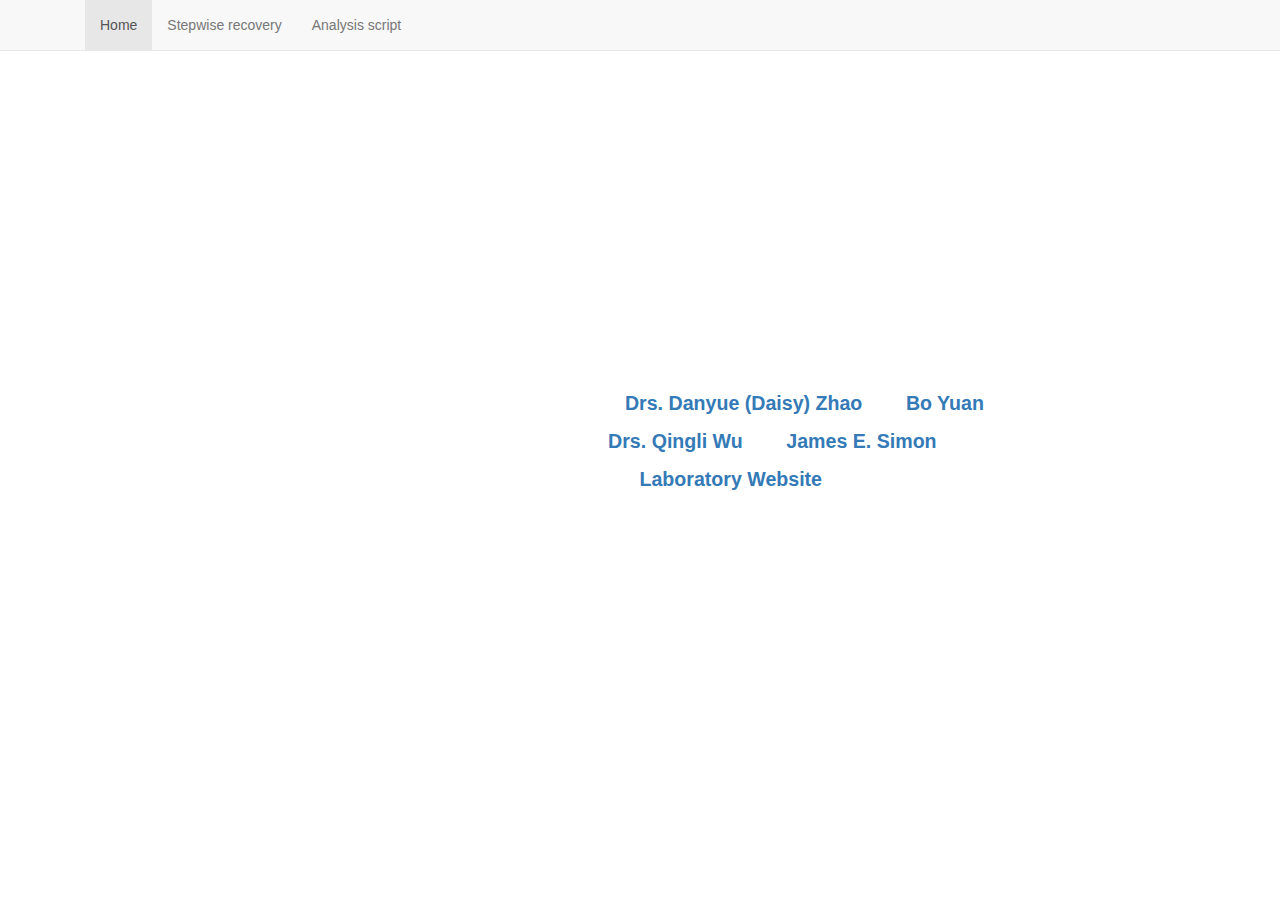
<file: index.html>
<!DOCTYPE html>

<html>

<head>

<meta charset="utf-8" />
<meta name="generator" content="pandoc" />
<meta http-equiv="X-UA-Compatible" content="IE=EDGE" />




<title>index.utf8</title>

<script src="site_libs/jquery-1.11.3/jquery.min.js"></script>
<meta name="viewport" content="width=device-width, initial-scale=1" />
<link href="site_libs/bootstrap-3.3.5/css/bootstrap.min.css" rel="stylesheet" />
<script src="site_libs/bootstrap-3.3.5/js/bootstrap.min.js"></script>
<script src="site_libs/bootstrap-3.3.5/shim/html5shiv.min.js"></script>
<script src="site_libs/bootstrap-3.3.5/shim/respond.min.js"></script>
<script src="site_libs/navigation-1.1/tabsets.js"></script>
<link href="site_libs/highlightjs-9.12.0/default.css" rel="stylesheet" />
<script src="site_libs/highlightjs-9.12.0/highlight.js"></script>

<style type="text/css">code{white-space: pre;}</style>
<style type="text/css">
  pre:not([class]) {
    background-color: white;
  }
</style>
<script type="text/javascript">
if (window.hljs) {
  hljs.configure({languages: []});
  hljs.initHighlightingOnLoad();
  if (document.readyState && document.readyState === "complete") {
    window.setTimeout(function() { hljs.initHighlighting(); }, 0);
  }
}
</script>



<style type="text/css">
h1 {
  font-size: 34px;
}
h1.title {
  font-size: 38px;
}
h2 {
  font-size: 30px;
}
h3 {
  font-size: 24px;
}
h4 {
  font-size: 18px;
}
h5 {
  font-size: 16px;
}
h6 {
  font-size: 12px;
}
.table th:not([align]) {
  text-align: left;
}
</style>

<link rel="stylesheet" href="RK EMR background.css" type="text/css" />



<style type = "text/css">
.main-container {
  max-width: 940px;
  margin-left: auto;
  margin-right: auto;
}
code {
  color: inherit;
  background-color: rgba(0, 0, 0, 0.04);
}
img {
  max-width:100%;
}
.tabbed-pane {
  padding-top: 12px;
}
.html-widget {
  margin-bottom: 20px;
}
button.code-folding-btn:focus {
  outline: none;
}
summary {
  display: list-item;
}
</style>


<style type="text/css">
/* padding for bootstrap navbar */
body {
  padding-top: 51px;
  padding-bottom: 40px;
}
/* offset scroll position for anchor links (for fixed navbar)  */
.section h1 {
  padding-top: 56px;
  margin-top: -56px;
}
.section h2 {
  padding-top: 56px;
  margin-top: -56px;
}
.section h3 {
  padding-top: 56px;
  margin-top: -56px;
}
.section h4 {
  padding-top: 56px;
  margin-top: -56px;
}
.section h5 {
  padding-top: 56px;
  margin-top: -56px;
}
.section h6 {
  padding-top: 56px;
  margin-top: -56px;
}
.dropdown-submenu {
  position: relative;
}
.dropdown-submenu>.dropdown-menu {
  top: 0;
  left: 100%;
  margin-top: -6px;
  margin-left: -1px;
  border-radius: 0 6px 6px 6px;
}
.dropdown-submenu:hover>.dropdown-menu {
  display: block;
}
.dropdown-submenu>a:after {
  display: block;
  content: " ";
  float: right;
  width: 0;
  height: 0;
  border-color: transparent;
  border-style: solid;
  border-width: 5px 0 5px 5px;
  border-left-color: #cccccc;
  margin-top: 5px;
  margin-right: -10px;
}
.dropdown-submenu:hover>a:after {
  border-left-color: #ffffff;
}
.dropdown-submenu.pull-left {
  float: none;
}
.dropdown-submenu.pull-left>.dropdown-menu {
  left: -100%;
  margin-left: 10px;
  border-radius: 6px 0 6px 6px;
}
</style>

<script>
// manage active state of menu based on current page
$(document).ready(function () {
  // active menu anchor
  href = window.location.pathname
  href = href.substr(href.lastIndexOf('/') + 1)
  if (href === "")
    href = "index.html";
  var menuAnchor = $('a[href="' + href + '"]');

  // mark it active
  menuAnchor.parent().addClass('active');

  // if it's got a parent navbar menu mark it active as well
  menuAnchor.closest('li.dropdown').addClass('active');
});
</script>

<!-- tabsets -->

<style type="text/css">
.tabset-dropdown > .nav-tabs {
  display: inline-table;
  max-height: 500px;
  min-height: 44px;
  overflow-y: auto;
  background: white;
  border: 1px solid #ddd;
  border-radius: 4px;
}

.tabset-dropdown > .nav-tabs > li.active:before {
  content: "";
  font-family: 'Glyphicons Halflings';
  display: inline-block;
  padding: 10px;
  border-right: 1px solid #ddd;
}

.tabset-dropdown > .nav-tabs.nav-tabs-open > li.active:before {
  content: "&#xe258;";
  border: none;
}

.tabset-dropdown > .nav-tabs.nav-tabs-open:before {
  content: "";
  font-family: 'Glyphicons Halflings';
  display: inline-block;
  padding: 10px;
  border-right: 1px solid #ddd;
}

.tabset-dropdown > .nav-tabs > li.active {
  display: block;
}

.tabset-dropdown > .nav-tabs > li > a,
.tabset-dropdown > .nav-tabs > li > a:focus,
.tabset-dropdown > .nav-tabs > li > a:hover {
  border: none;
  display: inline-block;
  border-radius: 4px;
  background-color: transparent;
}

.tabset-dropdown > .nav-tabs.nav-tabs-open > li {
  display: block;
  float: none;
}

.tabset-dropdown > .nav-tabs > li {
  display: none;
}
</style>

<!-- code folding -->




</head>

<body>


<div class="container-fluid main-container">




<div class="navbar navbar-default  navbar-fixed-top" role="navigation">
  <div class="container">
    <div class="navbar-header">
      <button type="button" class="navbar-toggle collapsed" data-toggle="collapse" data-target="#navbar">
        <span class="icon-bar"></span>
        <span class="icon-bar"></span>
        <span class="icon-bar"></span>
      </button>
      <a class="navbar-brand" href="index.html"></a>
    </div>
    <div id="navbar" class="navbar-collapse collapse">
      <ul class="nav navbar-nav">
        <li>
  <a href="index.html">Home</a>
</li>
<li>
  <a href="Stepwise_Recovery_linePlot.html">Stepwise recovery</a>
</li>
<li>
  <a href="RK_EMR_analysis.html">Analysis script</a>
</li>
      </ul>
      <ul class="nav navbar-nav navbar-right">
        
      </ul>
    </div><!--/.nav-collapse -->
  </div><!--/.container -->
</div><!--/.navbar -->

<div class="fluid-row" id="header">




</div>


<p><br><br><br><br></p>
<h2 style = "color:white; text-align:center; background-color: NA;">
Raspberry Ketone Metabolites Analysis
</h1>
<h2 style = "color:white; text-align:center; background-color: NA;">
QuEChERS-Enhanced Matrix Removal Lipid Cleanup
</h1>
<h2 style = "color:white; text-align:center; background-color: NA;">
with UHPLC-QqQ-MS/MS
</h1>
<p><br><br><br><br></p>
<p style="color: white; text-align:center; font-size: 140%;">
Follow the senior authors of this work <strong><a href="https://www.polyu.edu.hk/abct/en/staff/academic_staff/index.php?id=danyzhao">Drs. Danyue (Daisy) Zhao</a></strong> and <strong><a href="https://scholar.google.com/citations?user=aFh0570AAAAJ&amp;hl=en&amp;authuser=1">Bo Yuan</a> </strong>
</p>
<p style="color: white; text-align:center; font-size: 140%;">
and the principle investigators <strong><a href="https://plantbiology.rutgers.edu/faculty/wu/Qing-Li_Wu.html">Drs. Qingli Wu</a></strong> and <strong><a href="https://plantbiology.rutgers.edu/faculty/simon/James_Simon.html">James E. Simon</a></strong>
</p>
<p style="color: white; text-align:center; font-size: 140%;">
Welcome to visit our <strong><a href="http://newuseag.rutgers.edu/">Laboratory Website</a></strong>
</p>
<p><br></p>




</div>

<script>

// add bootstrap table styles to pandoc tables
function bootstrapStylePandocTables() {
  $('tr.header').parent('thead').parent('table').addClass('table table-condensed');
}
$(document).ready(function () {
  bootstrapStylePandocTables();
});


</script>

<!-- tabsets -->

<script>
$(document).ready(function () {
  window.buildTabsets("TOC");
});

$(document).ready(function () {
  $('.tabset-dropdown > .nav-tabs > li').click(function () {
    $(this).parent().toggleClass('nav-tabs-open')
  });
});
</script>

<!-- code folding -->


<!-- dynamically load mathjax for compatibility with self-contained -->
<script>
  (function () {
    var script = document.createElement("script");
    script.type = "text/javascript";
    script.src  = "https://mathjax.rstudio.com/latest/MathJax.js?config=TeX-AMS-MML_HTMLorMML";
    document.getElementsByTagName("head")[0].appendChild(script);
  })();
</script>

</body>
</html>
</file>
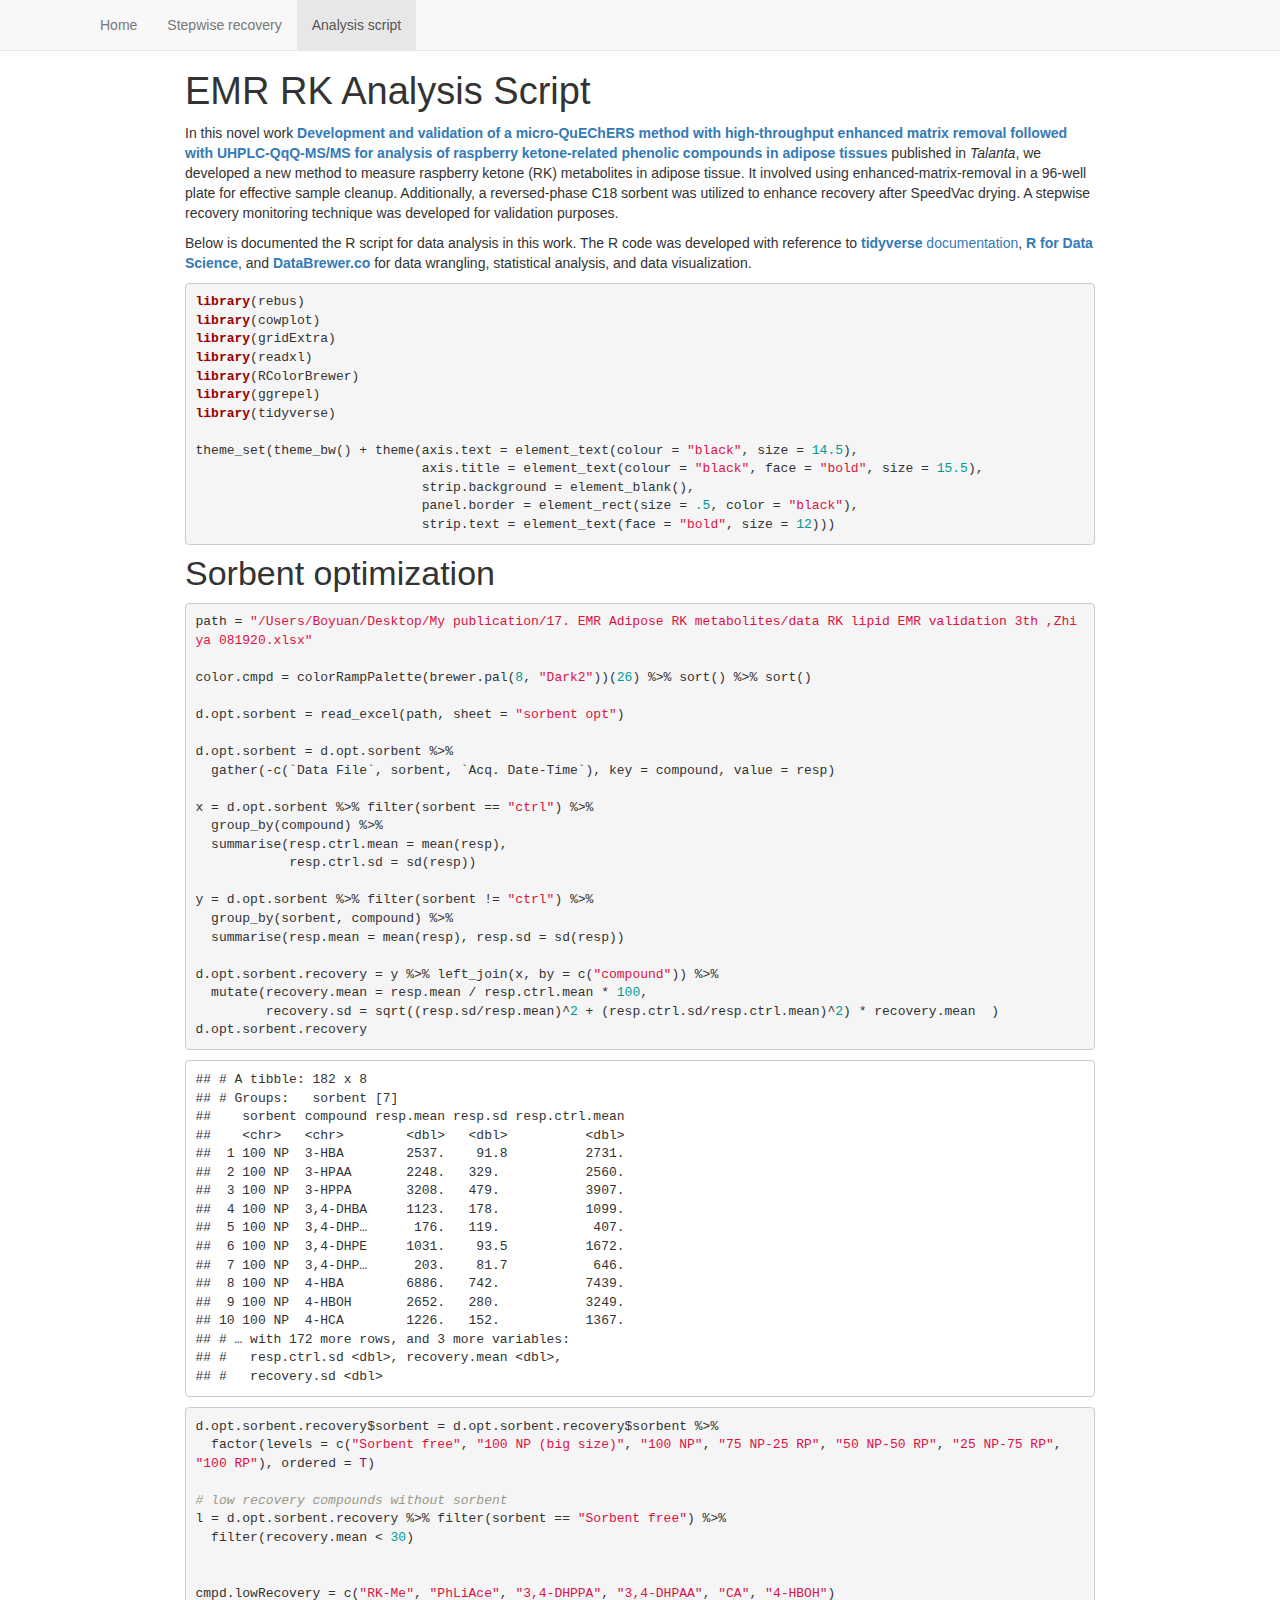
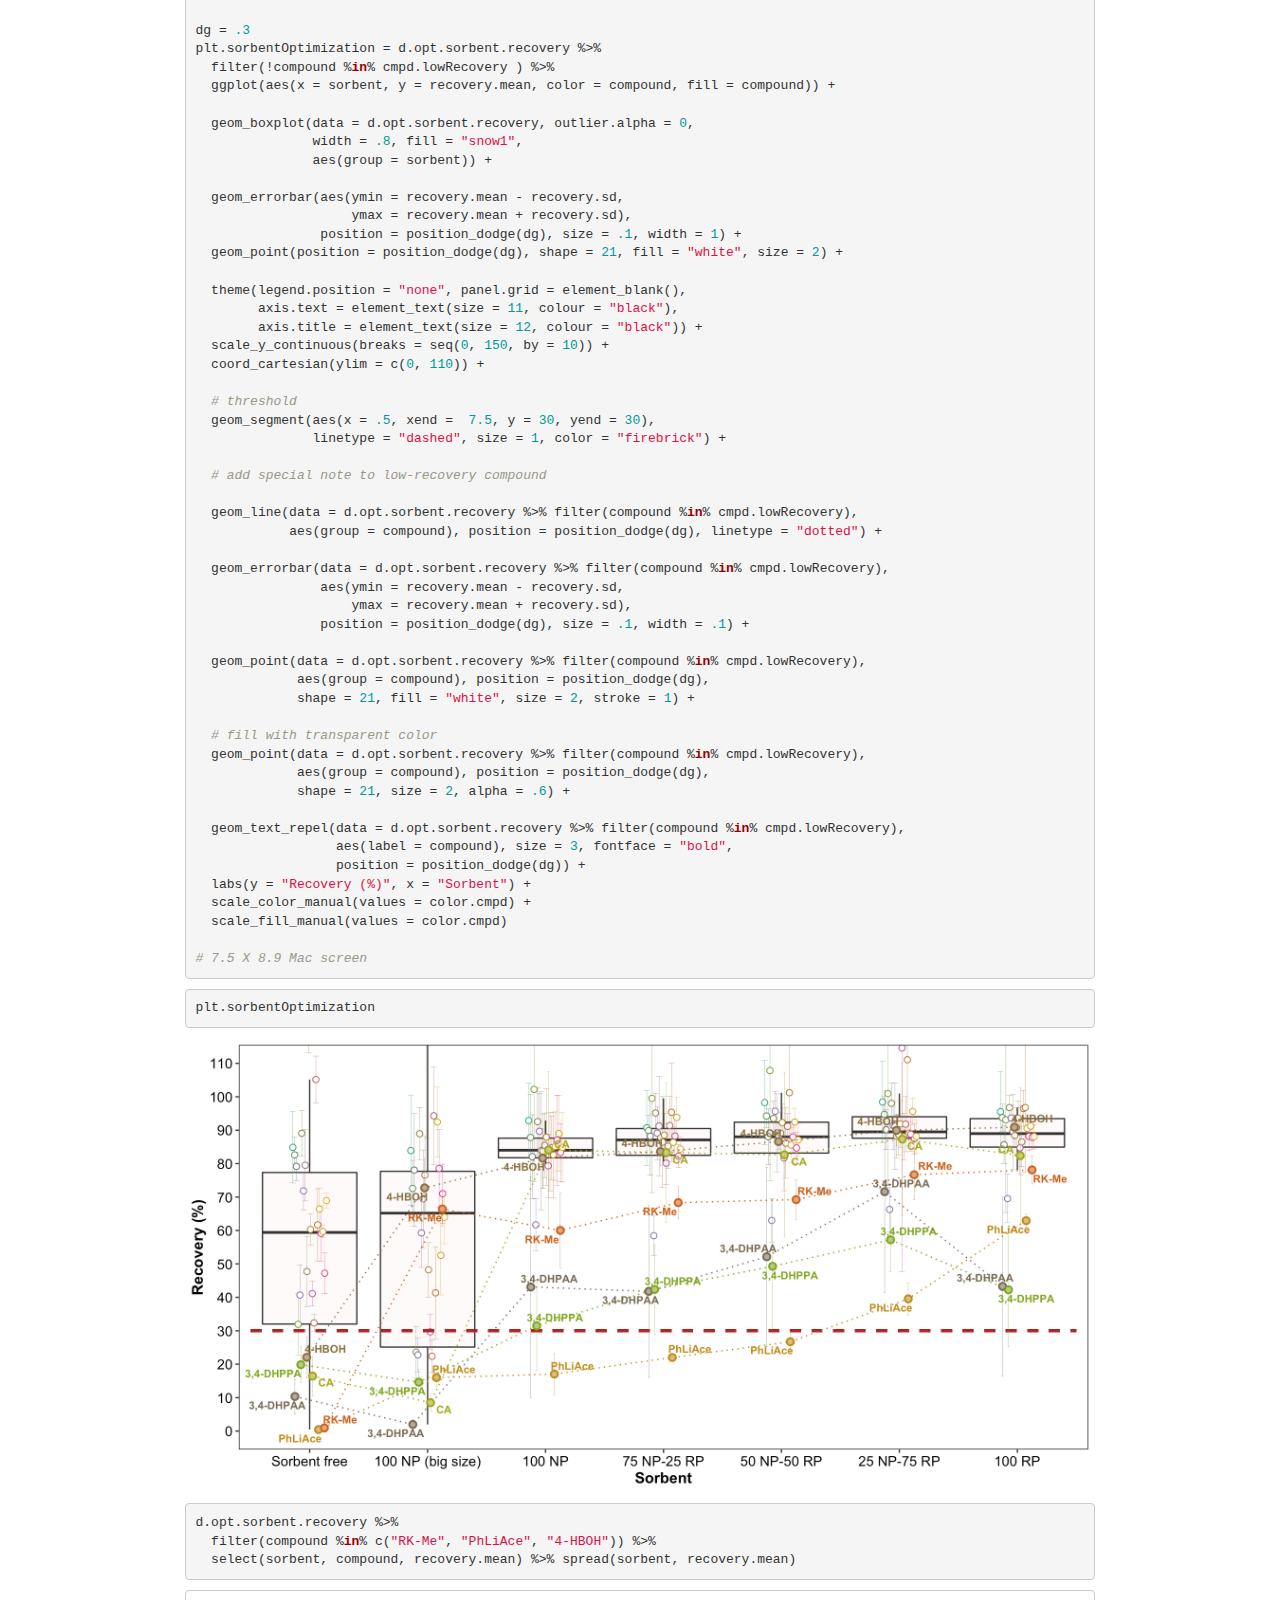
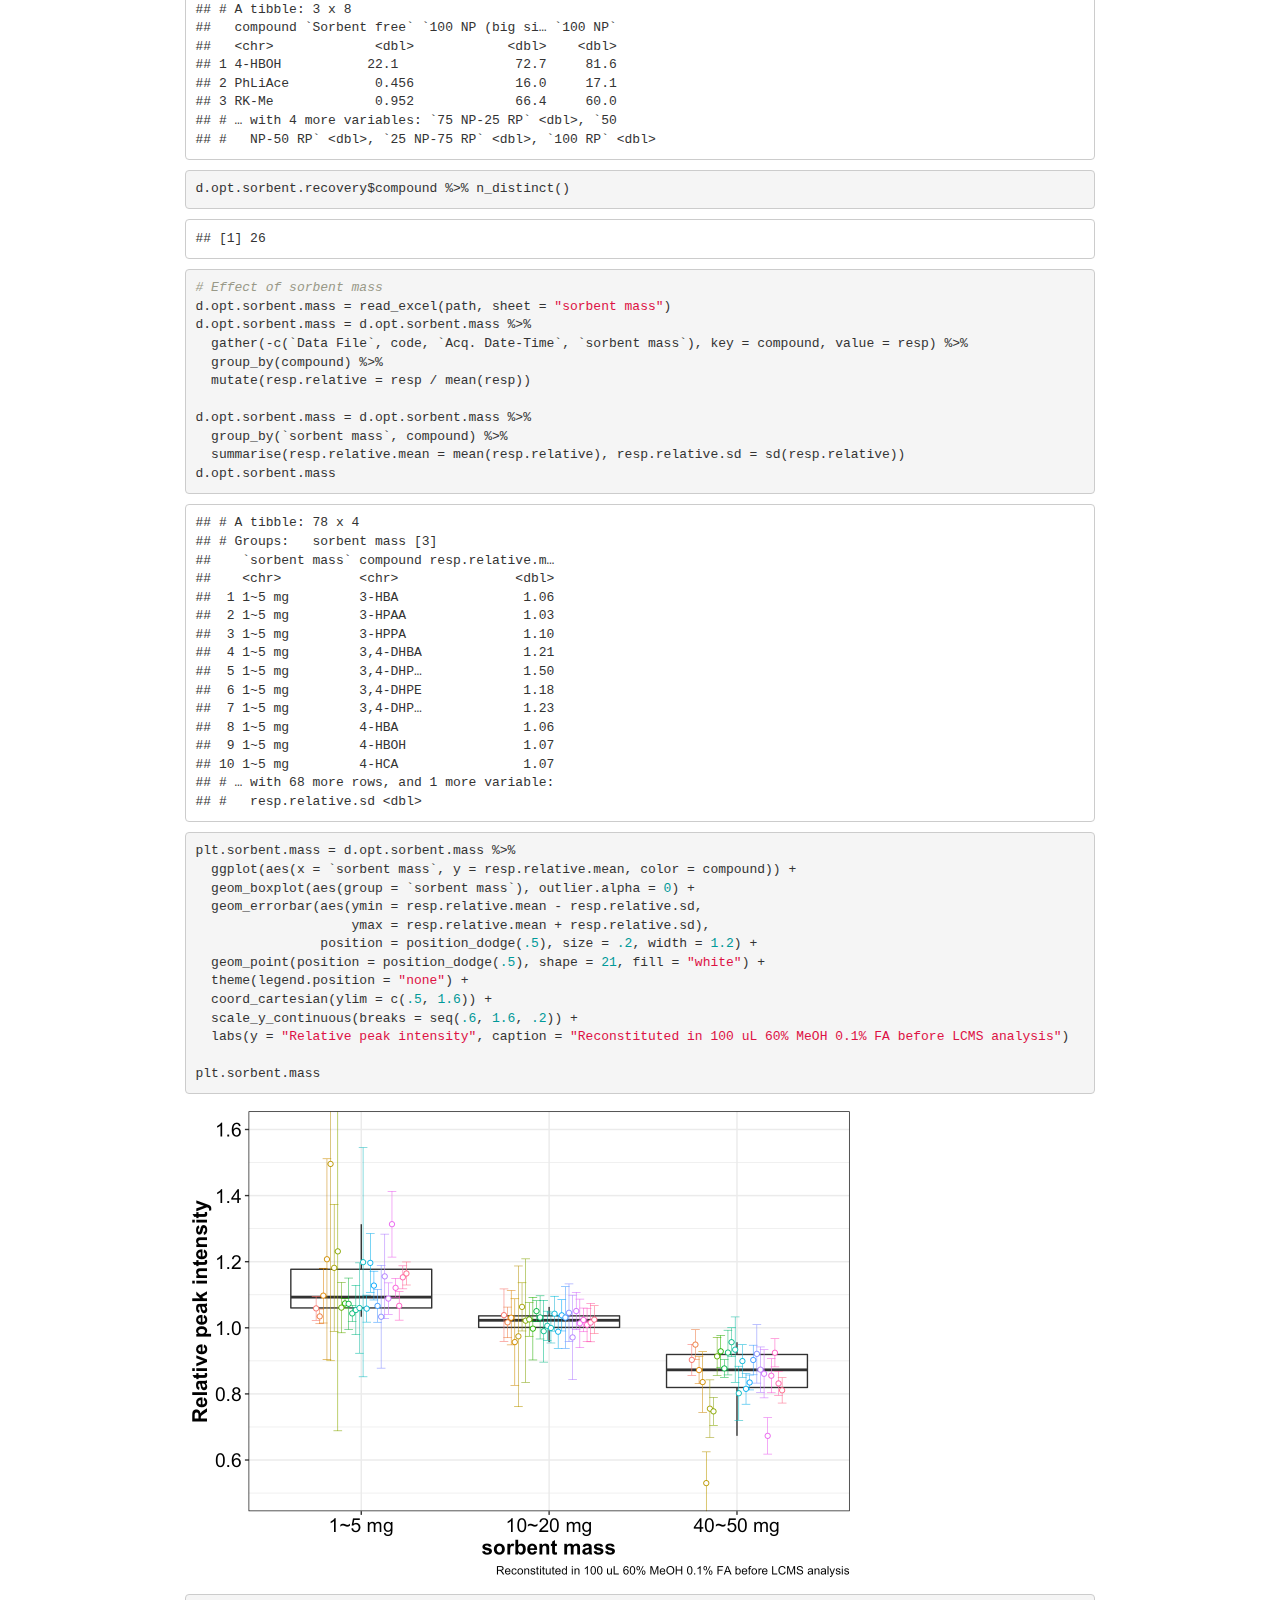
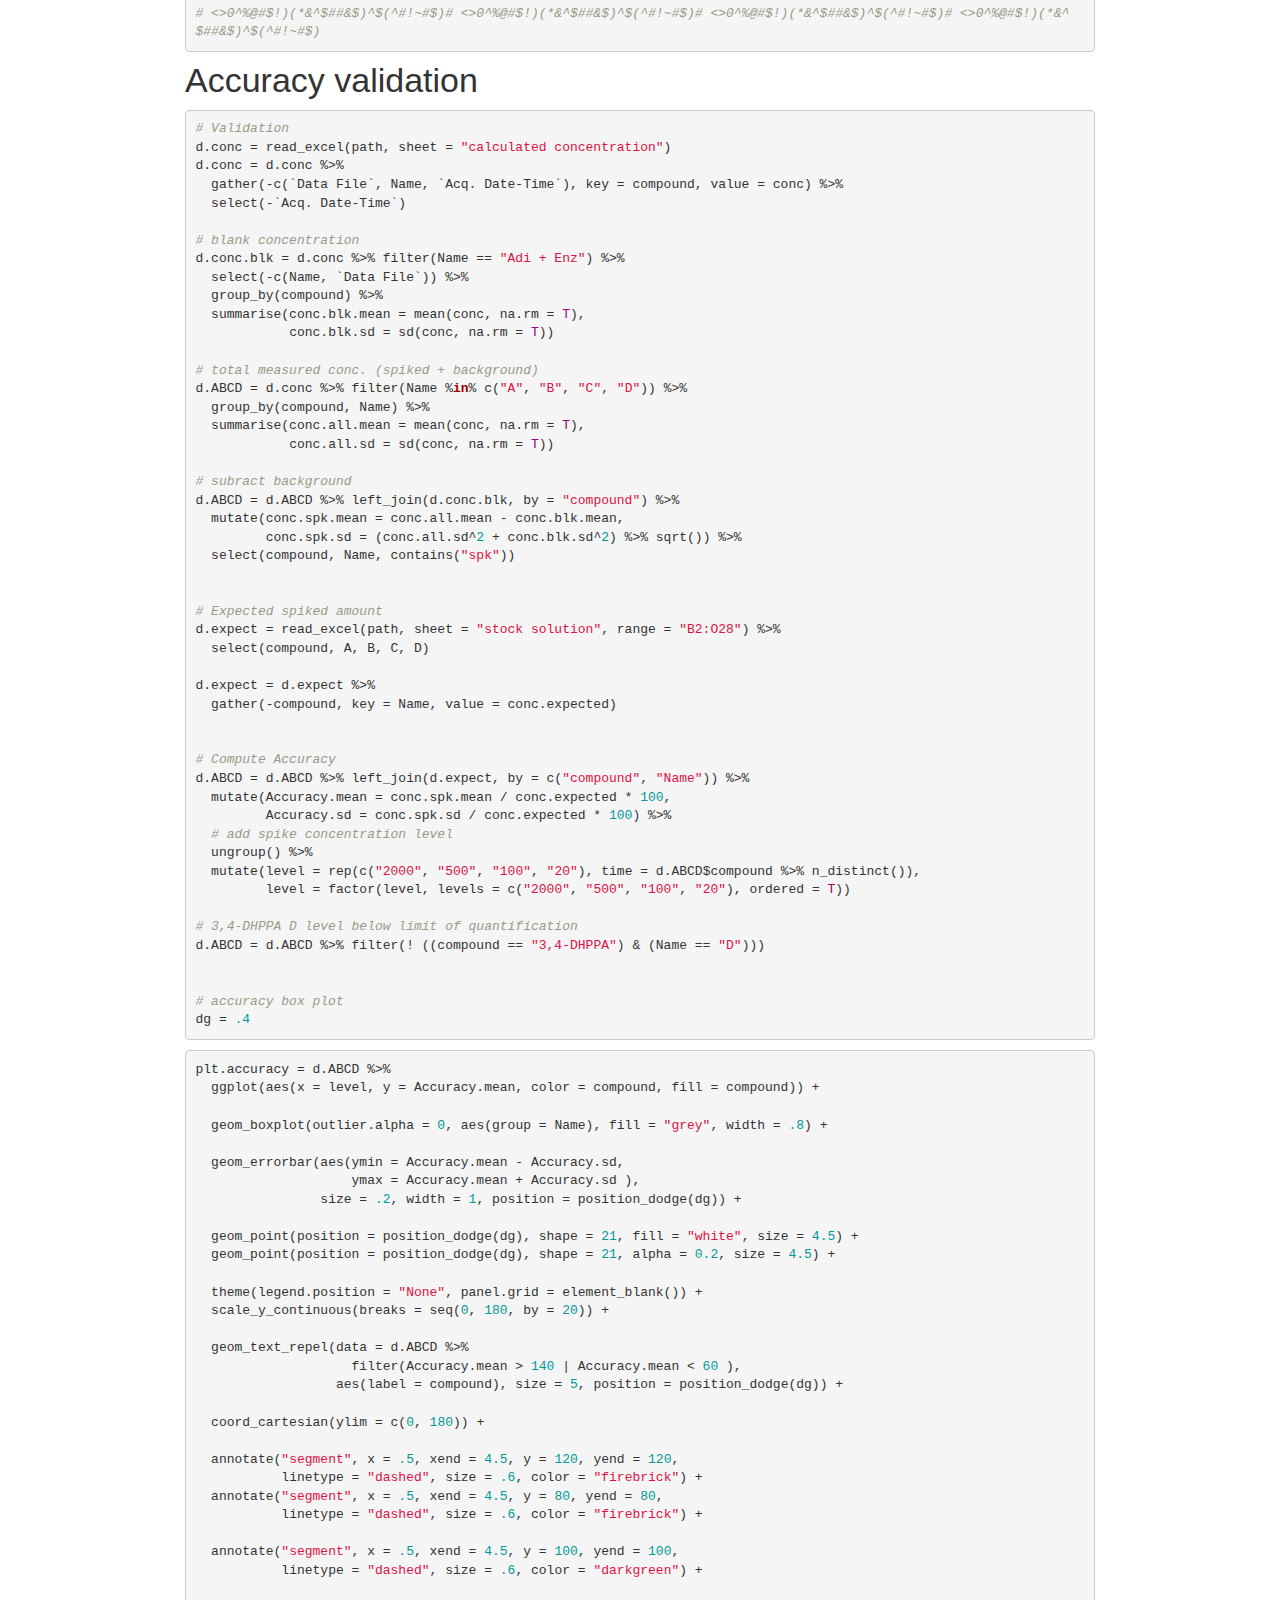
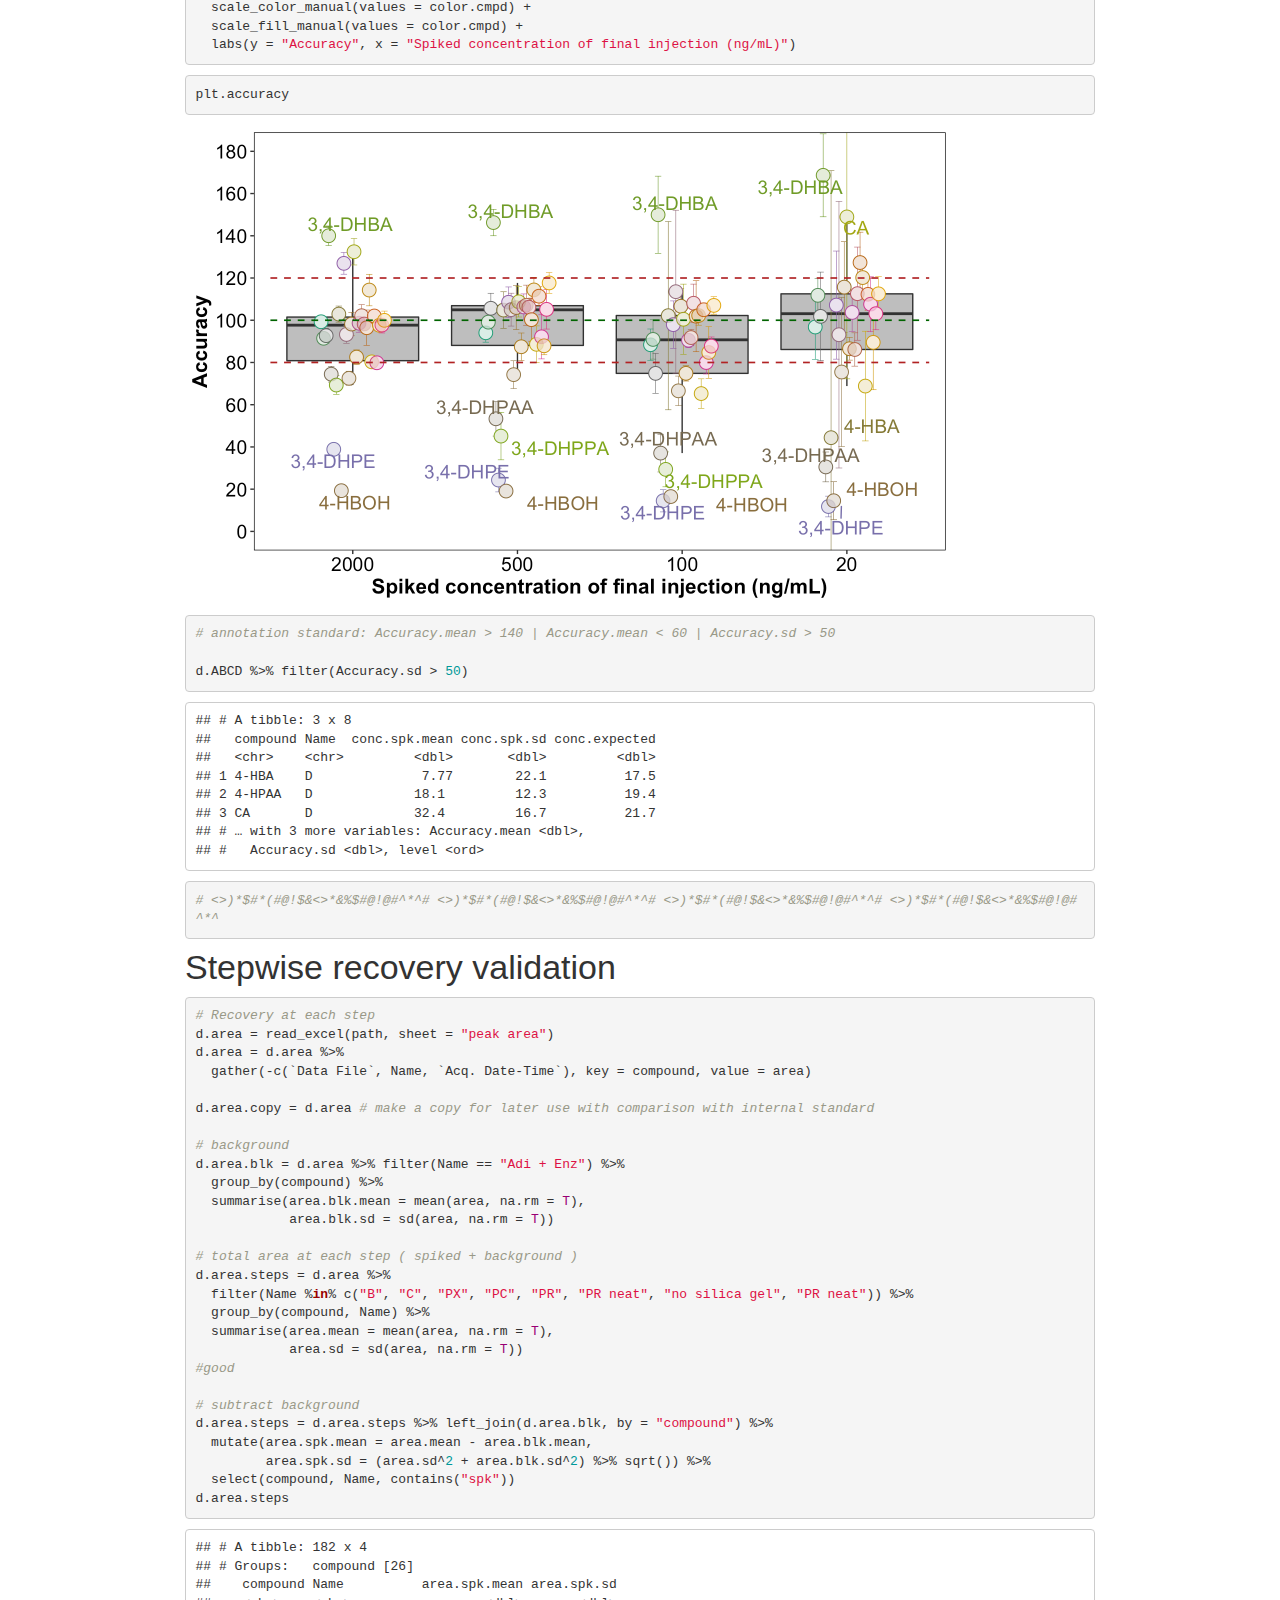
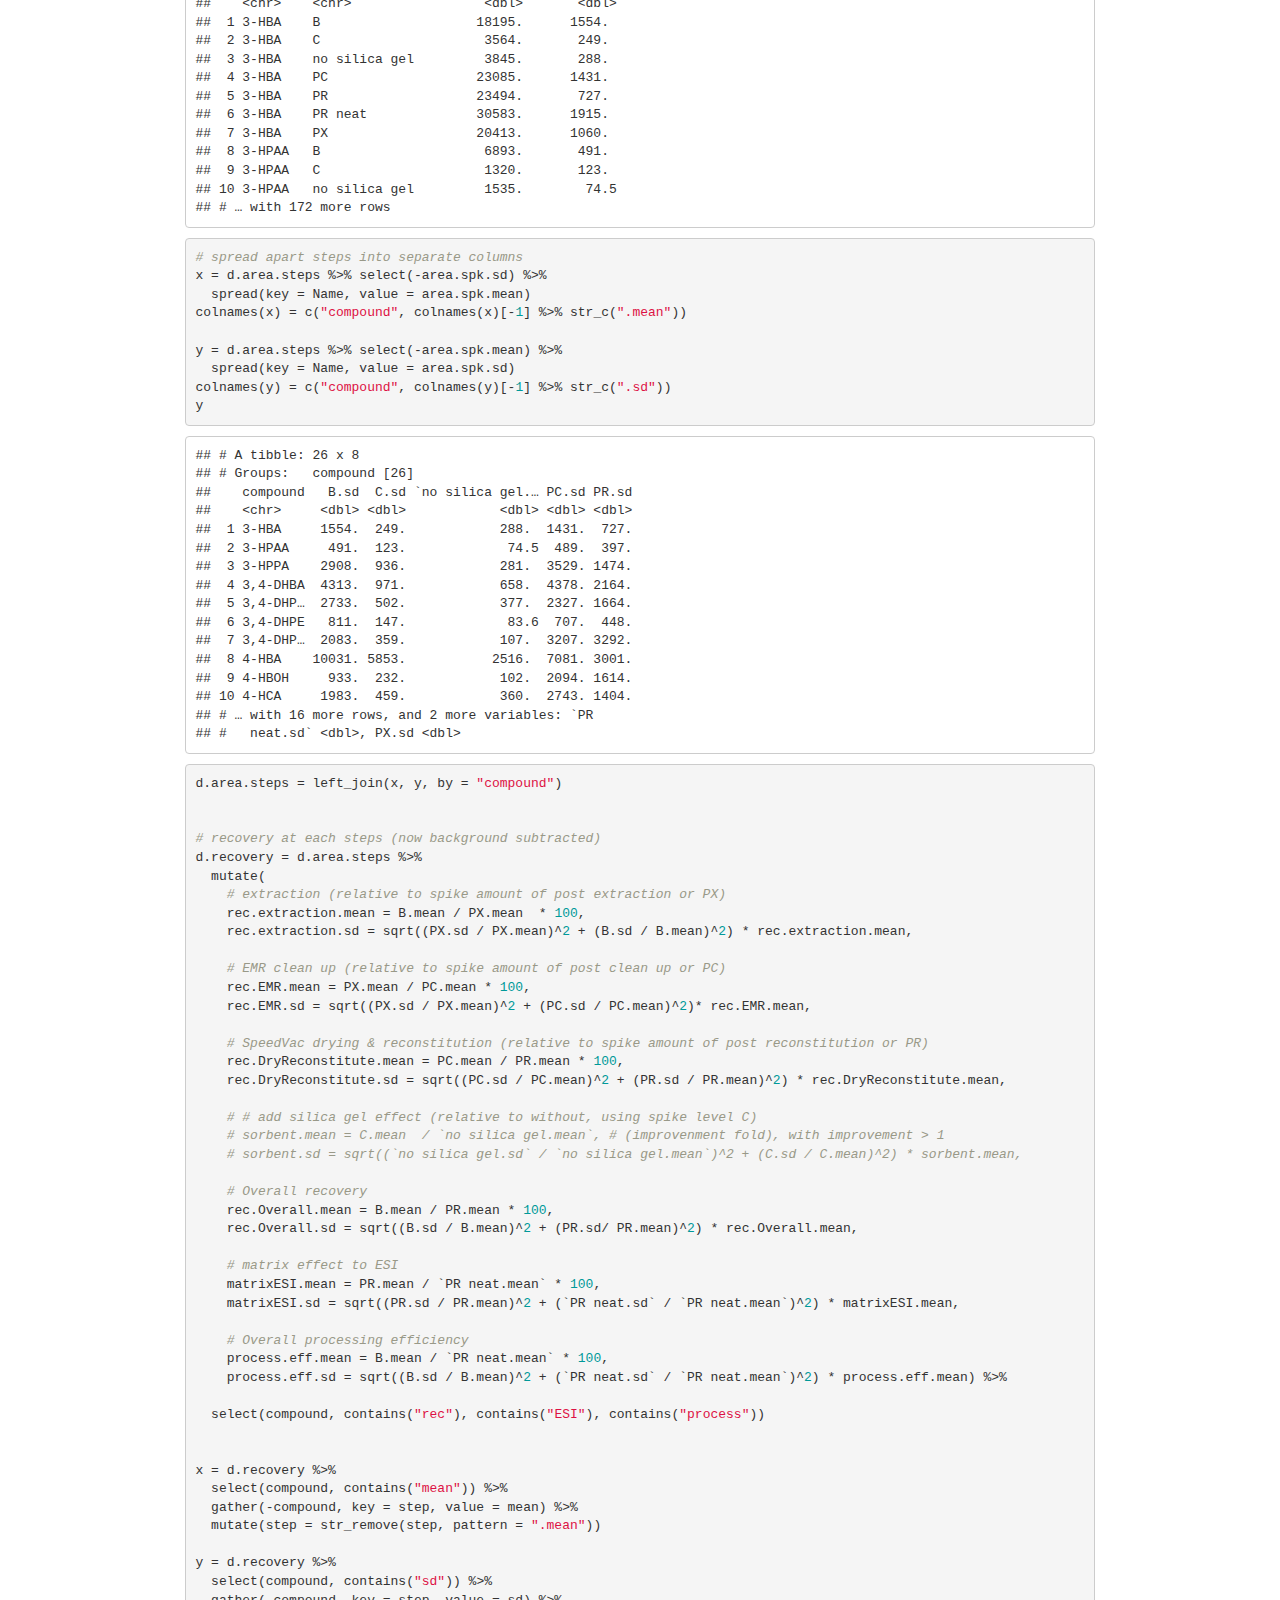
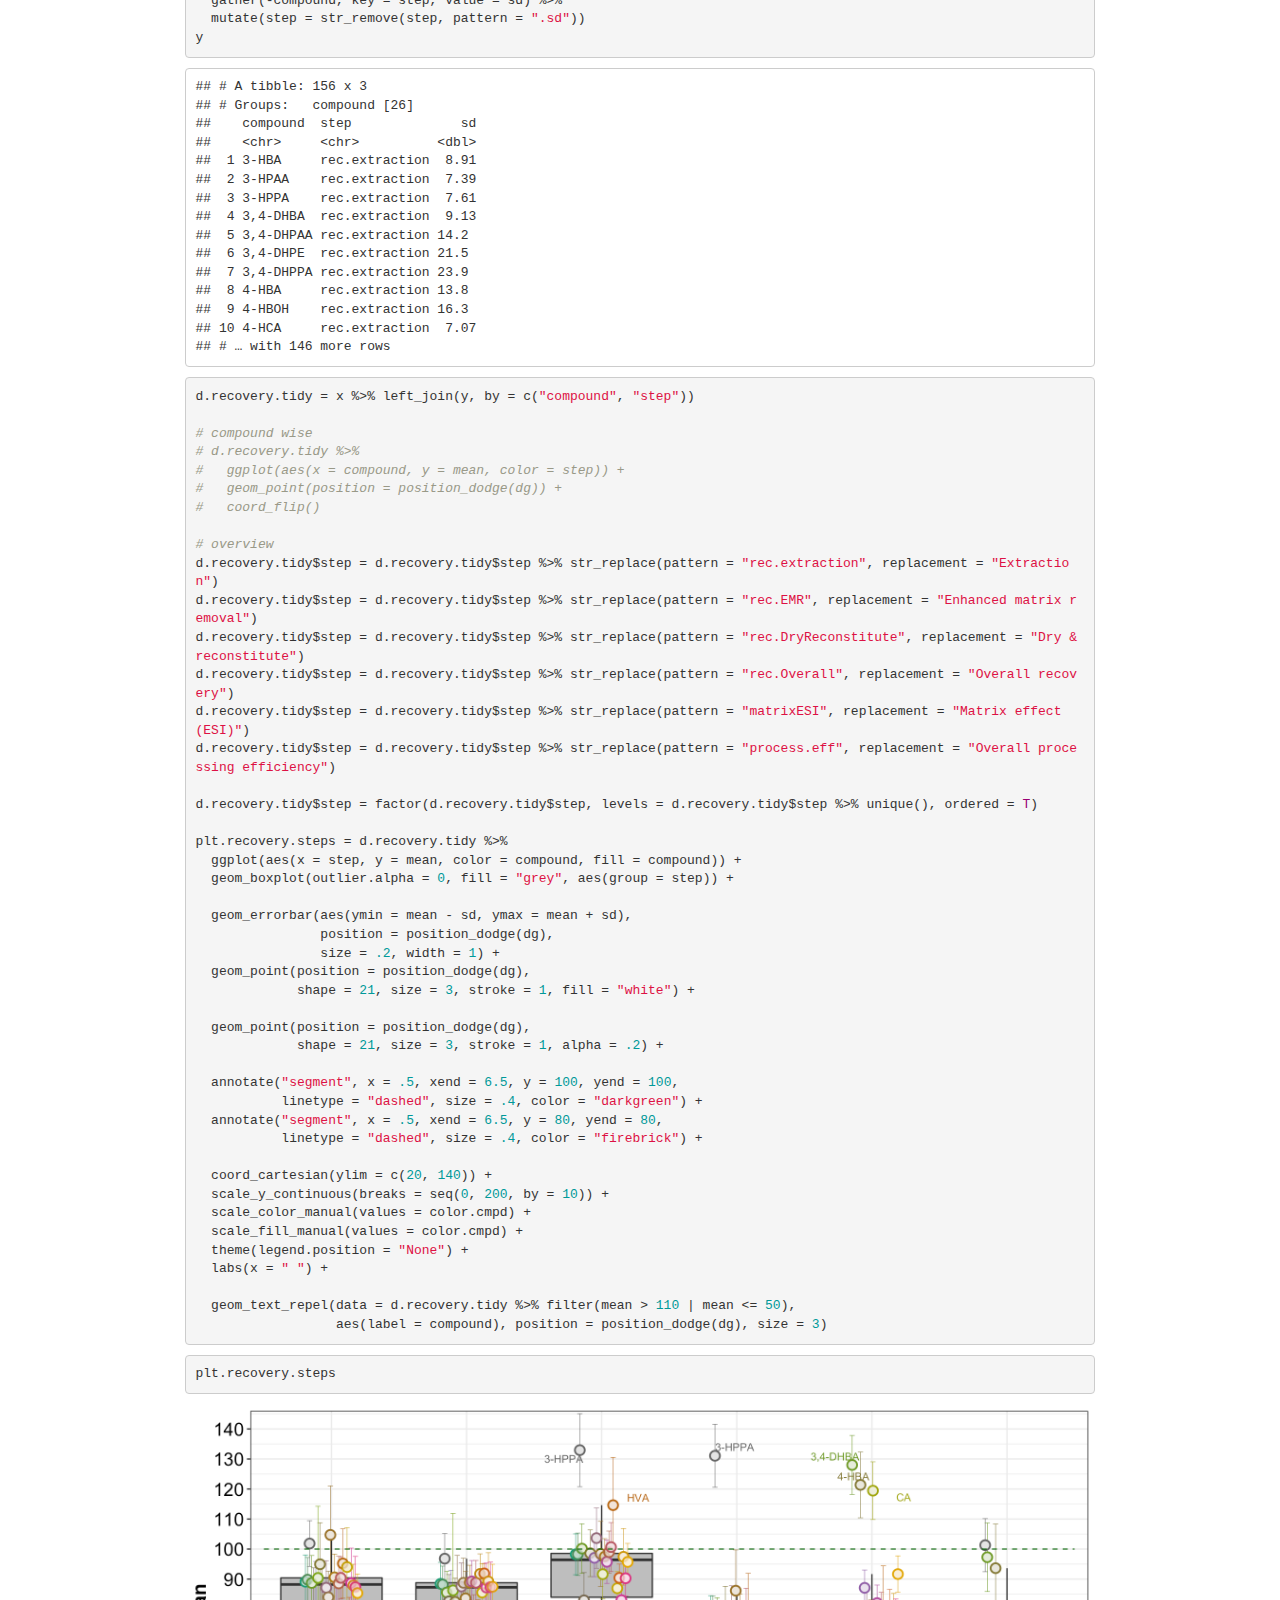
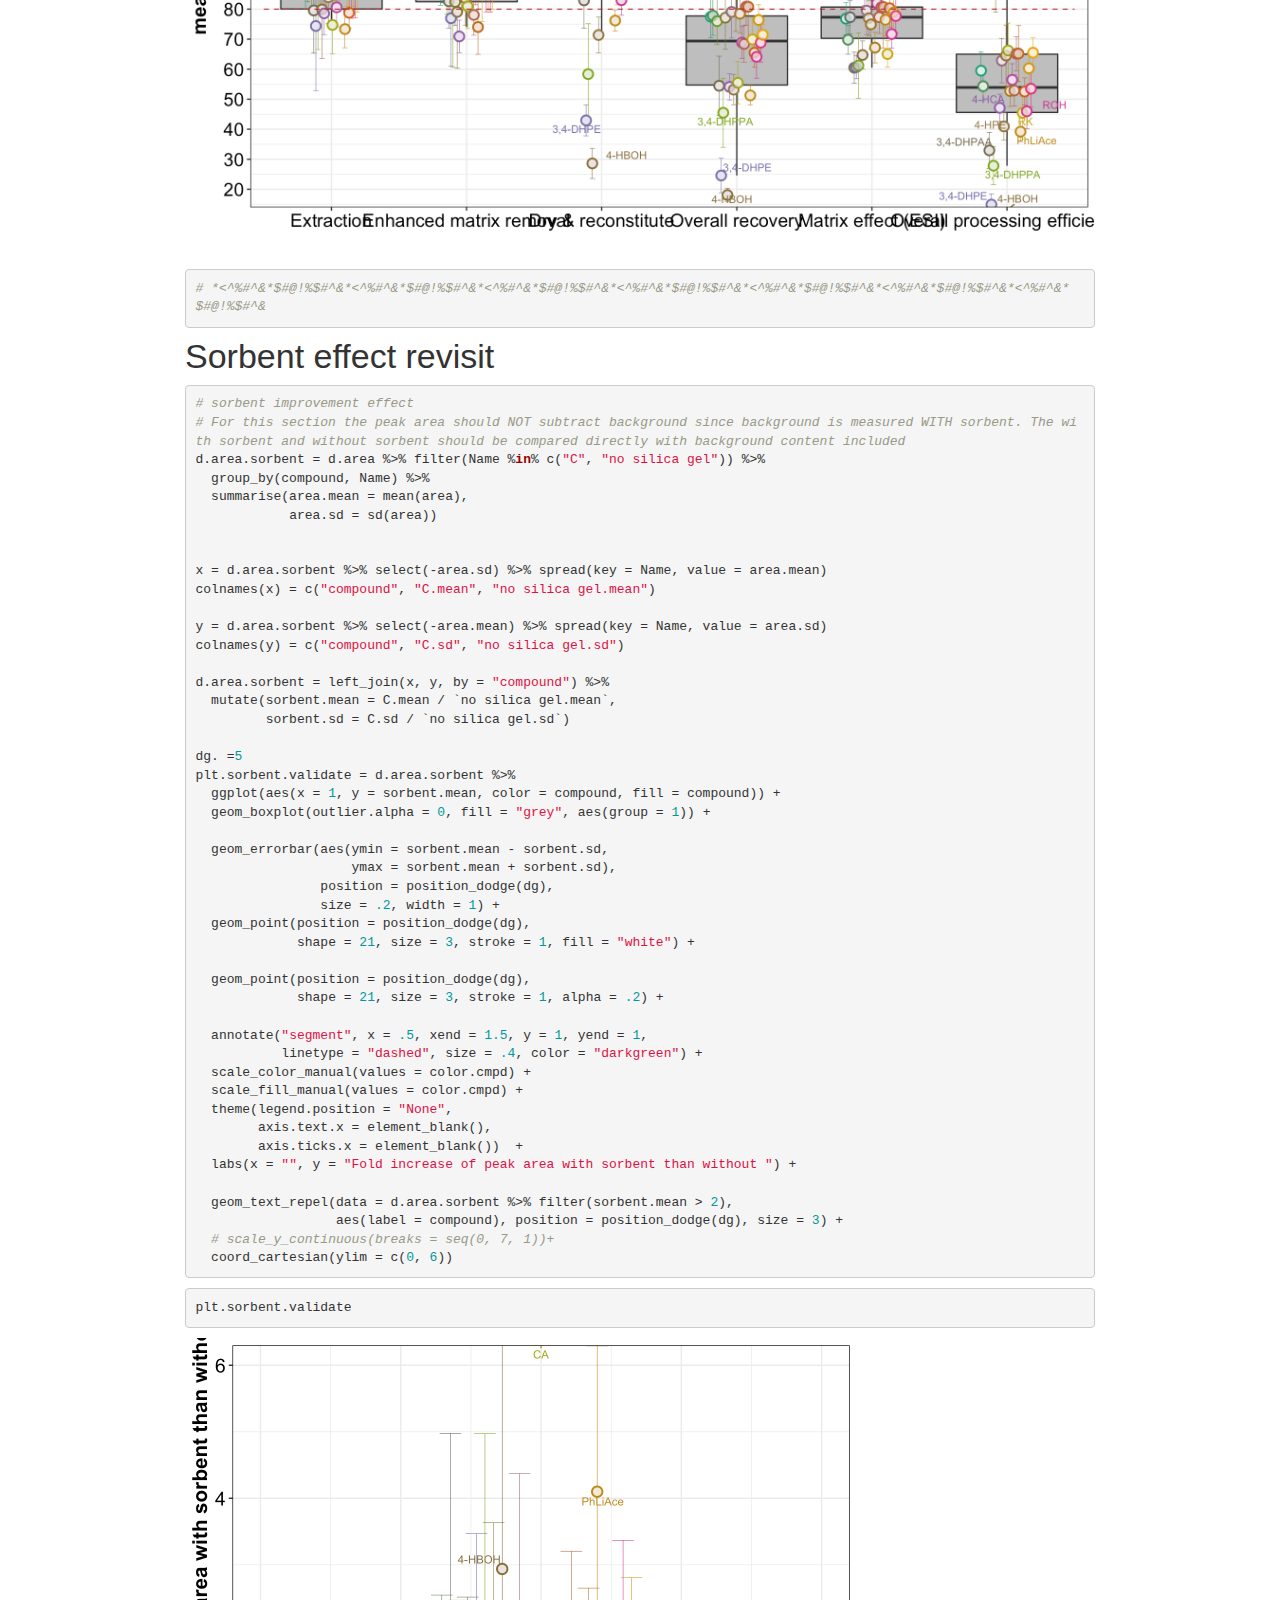
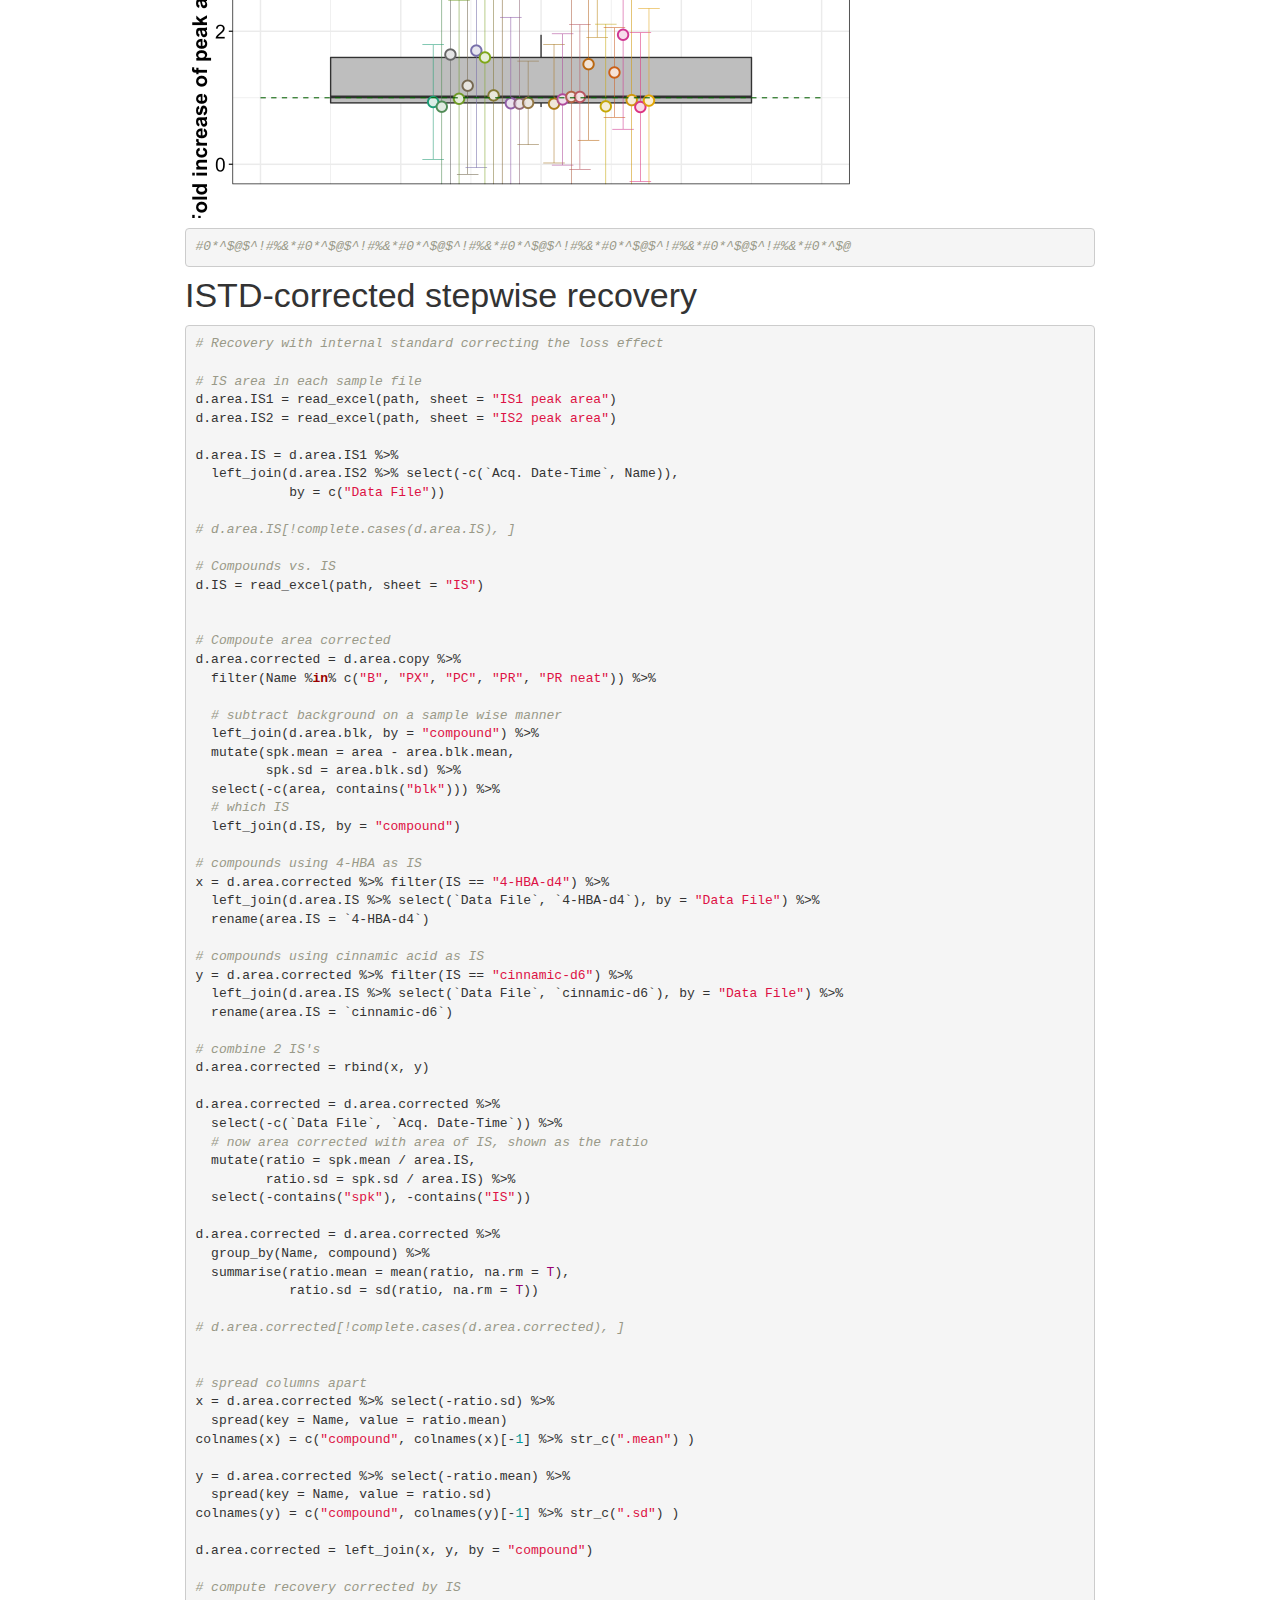
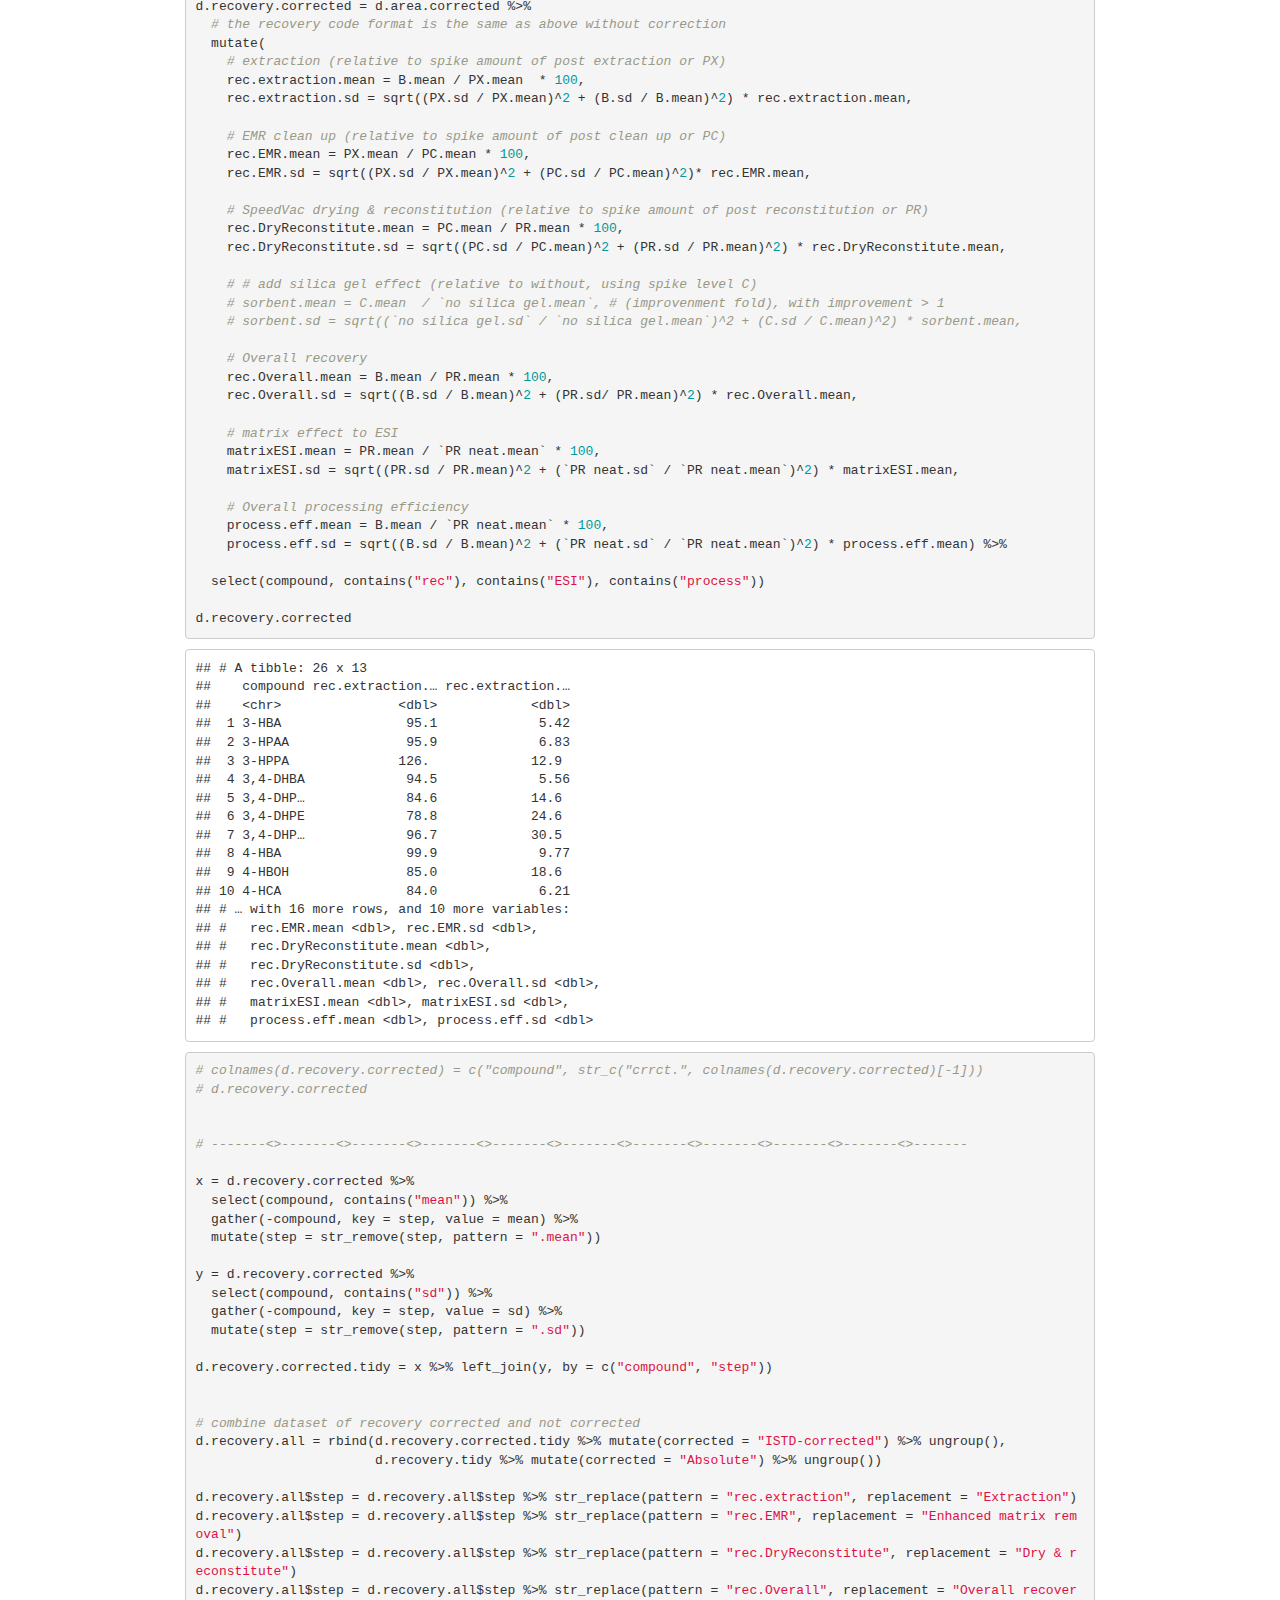
<file: RK_EMR_analysis.html>
<!DOCTYPE html>

<html>

<head>

<meta charset="utf-8" />
<meta name="generator" content="pandoc" />
<meta http-equiv="X-UA-Compatible" content="IE=EDGE" />




<title>EMR RK Analysis Script</title>

<script src="site_libs/jquery-1.11.3/jquery.min.js"></script>
<meta name="viewport" content="width=device-width, initial-scale=1" />
<link href="site_libs/bootstrap-3.3.5/css/bootstrap.min.css" rel="stylesheet" />
<script src="site_libs/bootstrap-3.3.5/js/bootstrap.min.js"></script>
<script src="site_libs/bootstrap-3.3.5/shim/html5shiv.min.js"></script>
<script src="site_libs/bootstrap-3.3.5/shim/respond.min.js"></script>
<script src="site_libs/navigation-1.1/tabsets.js"></script>
<link href="site_libs/highlightjs-9.12.0/default.css" rel="stylesheet" />
<script src="site_libs/highlightjs-9.12.0/highlight.js"></script>

<style type="text/css">code{white-space: pre;}</style>
<style type="text/css">
  pre:not([class]) {
    background-color: white;
  }
</style>
<script type="text/javascript">
if (window.hljs) {
  hljs.configure({languages: []});
  hljs.initHighlightingOnLoad();
  if (document.readyState && document.readyState === "complete") {
    window.setTimeout(function() { hljs.initHighlighting(); }, 0);
  }
}
</script>



<style type="text/css">
h1 {
  font-size: 34px;
}
h1.title {
  font-size: 38px;
}
h2 {
  font-size: 30px;
}
h3 {
  font-size: 24px;
}
h4 {
  font-size: 18px;
}
h5 {
  font-size: 16px;
}
h6 {
  font-size: 12px;
}
.table th:not([align]) {
  text-align: left;
}
</style>




<style type = "text/css">
.main-container {
  max-width: 940px;
  margin-left: auto;
  margin-right: auto;
}
code {
  color: inherit;
  background-color: rgba(0, 0, 0, 0.04);
}
img {
  max-width:100%;
}
.tabbed-pane {
  padding-top: 12px;
}
.html-widget {
  margin-bottom: 20px;
}
button.code-folding-btn:focus {
  outline: none;
}
summary {
  display: list-item;
}
</style>


<style type="text/css">
/* padding for bootstrap navbar */
body {
  padding-top: 51px;
  padding-bottom: 40px;
}
/* offset scroll position for anchor links (for fixed navbar)  */
.section h1 {
  padding-top: 56px;
  margin-top: -56px;
}
.section h2 {
  padding-top: 56px;
  margin-top: -56px;
}
.section h3 {
  padding-top: 56px;
  margin-top: -56px;
}
.section h4 {
  padding-top: 56px;
  margin-top: -56px;
}
.section h5 {
  padding-top: 56px;
  margin-top: -56px;
}
.section h6 {
  padding-top: 56px;
  margin-top: -56px;
}
.dropdown-submenu {
  position: relative;
}
.dropdown-submenu>.dropdown-menu {
  top: 0;
  left: 100%;
  margin-top: -6px;
  margin-left: -1px;
  border-radius: 0 6px 6px 6px;
}
.dropdown-submenu:hover>.dropdown-menu {
  display: block;
}
.dropdown-submenu>a:after {
  display: block;
  content: " ";
  float: right;
  width: 0;
  height: 0;
  border-color: transparent;
  border-style: solid;
  border-width: 5px 0 5px 5px;
  border-left-color: #cccccc;
  margin-top: 5px;
  margin-right: -10px;
}
.dropdown-submenu:hover>a:after {
  border-left-color: #ffffff;
}
.dropdown-submenu.pull-left {
  float: none;
}
.dropdown-submenu.pull-left>.dropdown-menu {
  left: -100%;
  margin-left: 10px;
  border-radius: 6px 0 6px 6px;
}
</style>

<script>
// manage active state of menu based on current page
$(document).ready(function () {
  // active menu anchor
  href = window.location.pathname
  href = href.substr(href.lastIndexOf('/') + 1)
  if (href === "")
    href = "index.html";
  var menuAnchor = $('a[href="' + href + '"]');

  // mark it active
  menuAnchor.parent().addClass('active');

  // if it's got a parent navbar menu mark it active as well
  menuAnchor.closest('li.dropdown').addClass('active');
});
</script>

<!-- tabsets -->

<style type="text/css">
.tabset-dropdown > .nav-tabs {
  display: inline-table;
  max-height: 500px;
  min-height: 44px;
  overflow-y: auto;
  background: white;
  border: 1px solid #ddd;
  border-radius: 4px;
}

.tabset-dropdown > .nav-tabs > li.active:before {
  content: "";
  font-family: 'Glyphicons Halflings';
  display: inline-block;
  padding: 10px;
  border-right: 1px solid #ddd;
}

.tabset-dropdown > .nav-tabs.nav-tabs-open > li.active:before {
  content: "&#xe258;";
  border: none;
}

.tabset-dropdown > .nav-tabs.nav-tabs-open:before {
  content: "";
  font-family: 'Glyphicons Halflings';
  display: inline-block;
  padding: 10px;
  border-right: 1px solid #ddd;
}

.tabset-dropdown > .nav-tabs > li.active {
  display: block;
}

.tabset-dropdown > .nav-tabs > li > a,
.tabset-dropdown > .nav-tabs > li > a:focus,
.tabset-dropdown > .nav-tabs > li > a:hover {
  border: none;
  display: inline-block;
  border-radius: 4px;
  background-color: transparent;
}

.tabset-dropdown > .nav-tabs.nav-tabs-open > li {
  display: block;
  float: none;
}

.tabset-dropdown > .nav-tabs > li {
  display: none;
}
</style>

<!-- code folding -->




</head>

<body>


<div class="container-fluid main-container">




<div class="navbar navbar-default  navbar-fixed-top" role="navigation">
  <div class="container">
    <div class="navbar-header">
      <button type="button" class="navbar-toggle collapsed" data-toggle="collapse" data-target="#navbar">
        <span class="icon-bar"></span>
        <span class="icon-bar"></span>
        <span class="icon-bar"></span>
      </button>
      <a class="navbar-brand" href="index.html"></a>
    </div>
    <div id="navbar" class="navbar-collapse collapse">
      <ul class="nav navbar-nav">
        <li>
  <a href="index.html">Home</a>
</li>
<li>
  <a href="Stepwise_Recovery_linePlot.html">Stepwise recovery</a>
</li>
<li>
  <a href="RK_EMR_analysis.html">Analysis script</a>
</li>
      </ul>
      <ul class="nav navbar-nav navbar-right">
        
      </ul>
    </div><!--/.nav-collapse -->
  </div><!--/.container -->
</div><!--/.navbar -->

<div class="fluid-row" id="header">



<h1 class="title toc-ignore">EMR RK Analysis Script</h1>

</div>


<p>In this novel work <a href="https://www.sciencedirect.com/science/article/abs/pii/S0039914021006378?via%3Dihub"><strong>
  Development and validation of a micro-QuEChERS method with high-throughput enhanced matrix removal followed with UHPLC-QqQ-MS/MS for 
  analysis of raspberry ketone-related phenolic compounds in adipose tissues</strong></a>
  published in <em>Talanta</em>, we developed a new method to measure raspberry ketone (RK) metabolites in adipose tissue. 
  It involved using enhanced-matrix-removal in a 96-well plate for effective sample cleanup. Additionally, a reversed-phase C18 sorbent 
  was utilized to enhance recovery after SpeedVac drying. A stepwise recovery monitoring technique was developed for validation purposes.</p>
<p>Below is documented the R script for data analysis in this work. The R code was developed with reference to 
  <a href="https://www.tidyverse.org/"><strong>tidyverse</strong> documentation</a>, 
  <a href="https://r4ds.hadley.nz/"><strong>R for Data Science</strong></a>, and 
  <a href="https://www.databrewer.co/"><strong>DataBrewer.co</strong></a> for data wrangling, statistical analysis, and data visualization.</p>

  

<pre class="r"><code>library(rebus)
library(cowplot)
library(gridExtra)
library(readxl)
library(RColorBrewer)
library(ggrepel)
library(tidyverse)

theme_set(theme_bw() + theme(axis.text = element_text(colour = &quot;black&quot;, size = 14.5),
                             axis.title = element_text(colour = &quot;black&quot;, face = &quot;bold&quot;, size = 15.5),
                             strip.background = element_blank(),
                             panel.border = element_rect(size = .5, color = &quot;black&quot;),
                             strip.text = element_text(face = &quot;bold&quot;, size = 12)))</code></pre>
<div id="sorbent-optimization" class="section level1">
<h1>Sorbent optimization</h1>
<pre class="r"><code>path = &quot;/Users/Boyuan/Desktop/My publication/17. EMR Adipose RK metabolites/data RK lipid EMR validation 3th ,Zhiya 081920.xlsx&quot;

color.cmpd = colorRampPalette(brewer.pal(8, &quot;Dark2&quot;))(26) %&gt;% sort() %&gt;% sort()

d.opt.sorbent = read_excel(path, sheet = &quot;sorbent opt&quot;)

d.opt.sorbent = d.opt.sorbent %&gt;%
  gather(-c(`Data File`, sorbent, `Acq. Date-Time`), key = compound, value = resp)

x = d.opt.sorbent %&gt;% filter(sorbent == &quot;ctrl&quot;) %&gt;%
  group_by(compound) %&gt;%
  summarise(resp.ctrl.mean = mean(resp),
            resp.ctrl.sd = sd(resp))

y = d.opt.sorbent %&gt;% filter(sorbent != &quot;ctrl&quot;) %&gt;%
  group_by(sorbent, compound) %&gt;%
  summarise(resp.mean = mean(resp), resp.sd = sd(resp))

d.opt.sorbent.recovery = y %&gt;% left_join(x, by = c(&quot;compound&quot;)) %&gt;%
  mutate(recovery.mean = resp.mean / resp.ctrl.mean * 100,
         recovery.sd = sqrt((resp.sd/resp.mean)^2 + (resp.ctrl.sd/resp.ctrl.mean)^2) * recovery.mean  )
d.opt.sorbent.recovery</code></pre>
<pre><code>## # A tibble: 182 x 8
## # Groups:   sorbent [7]
##    sorbent compound resp.mean resp.sd resp.ctrl.mean
##    &lt;chr&gt;   &lt;chr&gt;        &lt;dbl&gt;   &lt;dbl&gt;          &lt;dbl&gt;
##  1 100 NP  3-HBA        2537.    91.8          2731.
##  2 100 NP  3-HPAA       2248.   329.           2560.
##  3 100 NP  3-HPPA       3208.   479.           3907.
##  4 100 NP  3,4-DHBA     1123.   178.           1099.
##  5 100 NP  3,4-DHP…      176.   119.            407.
##  6 100 NP  3,4-DHPE     1031.    93.5          1672.
##  7 100 NP  3,4-DHP…      203.    81.7           646.
##  8 100 NP  4-HBA        6886.   742.           7439.
##  9 100 NP  4-HBOH       2652.   280.           3249.
## 10 100 NP  4-HCA        1226.   152.           1367.
## # … with 172 more rows, and 3 more variables:
## #   resp.ctrl.sd &lt;dbl&gt;, recovery.mean &lt;dbl&gt;,
## #   recovery.sd &lt;dbl&gt;</code></pre>
<pre class="r"><code>d.opt.sorbent.recovery$sorbent = d.opt.sorbent.recovery$sorbent %&gt;% 
  factor(levels = c(&quot;Sorbent free&quot;, &quot;100 NP (big size)&quot;, &quot;100 NP&quot;, &quot;75 NP-25 RP&quot;, &quot;50 NP-50 RP&quot;, &quot;25 NP-75 RP&quot;, &quot;100 RP&quot;), ordered = T)

# low recovery compounds without sorbent
l = d.opt.sorbent.recovery %&gt;% filter(sorbent == &quot;Sorbent free&quot;) %&gt;%
  filter(recovery.mean &lt; 30)


cmpd.lowRecovery = c(&quot;RK-Me&quot;, &quot;PhLiAce&quot;, &quot;3,4-DHPPA&quot;, &quot;3,4-DHPAA&quot;, &quot;CA&quot;, &quot;4-HBOH&quot;)

dg = .3
plt.sorbentOptimization = d.opt.sorbent.recovery %&gt;%
  filter(!compound %in% cmpd.lowRecovery ) %&gt;%
  ggplot(aes(x = sorbent, y = recovery.mean, color = compound, fill = compound)) +
  
  geom_boxplot(data = d.opt.sorbent.recovery, outlier.alpha = 0, 
               width = .8, fill = &quot;snow1&quot;,
               aes(group = sorbent)) +
  
  geom_errorbar(aes(ymin = recovery.mean - recovery.sd,
                    ymax = recovery.mean + recovery.sd),
                position = position_dodge(dg), size = .1, width = 1) +
  geom_point(position = position_dodge(dg), shape = 21, fill = &quot;white&quot;, size = 2) +
  
  theme(legend.position = &quot;none&quot;, panel.grid = element_blank(),
        axis.text = element_text(size = 11, colour = &quot;black&quot;),
        axis.title = element_text(size = 12, colour = &quot;black&quot;)) +
  scale_y_continuous(breaks = seq(0, 150, by = 10)) +
  coord_cartesian(ylim = c(0, 110)) +
  
  # threshold
  geom_segment(aes(x = .5, xend =  7.5, y = 30, yend = 30), 
               linetype = &quot;dashed&quot;, size = 1, color = &quot;firebrick&quot;) +
  
  # add special note to low-recovery compound
  
  geom_line(data = d.opt.sorbent.recovery %&gt;% filter(compound %in% cmpd.lowRecovery),
            aes(group = compound), position = position_dodge(dg), linetype = &quot;dotted&quot;) +
  
  geom_errorbar(data = d.opt.sorbent.recovery %&gt;% filter(compound %in% cmpd.lowRecovery),
                aes(ymin = recovery.mean - recovery.sd,
                    ymax = recovery.mean + recovery.sd),
                position = position_dodge(dg), size = .1, width = .1) +
  
  geom_point(data = d.opt.sorbent.recovery %&gt;% filter(compound %in% cmpd.lowRecovery),
             aes(group = compound), position = position_dodge(dg),
             shape = 21, fill = &quot;white&quot;, size = 2, stroke = 1) +
  
  # fill with transparent color
  geom_point(data = d.opt.sorbent.recovery %&gt;% filter(compound %in% cmpd.lowRecovery),
             aes(group = compound), position = position_dodge(dg),
             shape = 21, size = 2, alpha = .6) +
  
  geom_text_repel(data = d.opt.sorbent.recovery %&gt;% filter(compound %in% cmpd.lowRecovery),
                  aes(label = compound), size = 3, fontface = &quot;bold&quot;,
                  position = position_dodge(dg)) +
  labs(y = &quot;Recovery (%)&quot;, x = &quot;Sorbent&quot;) +
  scale_color_manual(values = color.cmpd) +
  scale_fill_manual(values = color.cmpd) 

# 7.5 X 8.9 Mac screen</code></pre>
<pre class="r"><code>plt.sorbentOptimization</code></pre>
<p><img src="RK_EMR_analysis_files/figure-html/unnamed-chunk-3-1.png" width="960" /></p>
<pre class="r"><code>d.opt.sorbent.recovery %&gt;%
  filter(compound %in% c(&quot;RK-Me&quot;, &quot;PhLiAce&quot;, &quot;4-HBOH&quot;)) %&gt;%
  select(sorbent, compound, recovery.mean) %&gt;% spread(sorbent, recovery.mean)</code></pre>
<pre><code>## # A tibble: 3 x 8
##   compound `Sorbent free` `100 NP (big si… `100 NP`
##   &lt;chr&gt;             &lt;dbl&gt;            &lt;dbl&gt;    &lt;dbl&gt;
## 1 4-HBOH           22.1               72.7     81.6
## 2 PhLiAce           0.456             16.0     17.1
## 3 RK-Me             0.952             66.4     60.0
## # … with 4 more variables: `75 NP-25 RP` &lt;dbl&gt;, `50
## #   NP-50 RP` &lt;dbl&gt;, `25 NP-75 RP` &lt;dbl&gt;, `100 RP` &lt;dbl&gt;</code></pre>
<pre class="r"><code>d.opt.sorbent.recovery$compound %&gt;% n_distinct()</code></pre>
<pre><code>## [1] 26</code></pre>
<pre class="r"><code># Effect of sorbent mass
d.opt.sorbent.mass = read_excel(path, sheet = &quot;sorbent mass&quot;)
d.opt.sorbent.mass = d.opt.sorbent.mass %&gt;% 
  gather(-c(`Data File`, code, `Acq. Date-Time`, `sorbent mass`), key = compound, value = resp) %&gt;%
  group_by(compound) %&gt;%
  mutate(resp.relative = resp / mean(resp)) 

d.opt.sorbent.mass = d.opt.sorbent.mass %&gt;%
  group_by(`sorbent mass`, compound) %&gt;%
  summarise(resp.relative.mean = mean(resp.relative), resp.relative.sd = sd(resp.relative)) 
d.opt.sorbent.mass</code></pre>
<pre><code>## # A tibble: 78 x 4
## # Groups:   sorbent mass [3]
##    `sorbent mass` compound resp.relative.m…
##    &lt;chr&gt;          &lt;chr&gt;               &lt;dbl&gt;
##  1 1~5 mg         3-HBA                1.06
##  2 1~5 mg         3-HPAA               1.03
##  3 1~5 mg         3-HPPA               1.10
##  4 1~5 mg         3,4-DHBA             1.21
##  5 1~5 mg         3,4-DHP…             1.50
##  6 1~5 mg         3,4-DHPE             1.18
##  7 1~5 mg         3,4-DHP…             1.23
##  8 1~5 mg         4-HBA                1.06
##  9 1~5 mg         4-HBOH               1.07
## 10 1~5 mg         4-HCA                1.07
## # … with 68 more rows, and 1 more variable:
## #   resp.relative.sd &lt;dbl&gt;</code></pre>
<pre class="r"><code>plt.sorbent.mass = d.opt.sorbent.mass %&gt;%
  ggplot(aes(x = `sorbent mass`, y = resp.relative.mean, color = compound)) +
  geom_boxplot(aes(group = `sorbent mass`), outlier.alpha = 0) +
  geom_errorbar(aes(ymin = resp.relative.mean - resp.relative.sd,
                    ymax = resp.relative.mean + resp.relative.sd),
                position = position_dodge(.5), size = .2, width = 1.2) +
  geom_point(position = position_dodge(.5), shape = 21, fill = &quot;white&quot;) +
  theme(legend.position = &quot;none&quot;) +
  coord_cartesian(ylim = c(.5, 1.6)) +
  scale_y_continuous(breaks = seq(.6, 1.6, .2)) +
  labs(y = &quot;Relative peak intensity&quot;, caption = &quot;Reconstituted in 100 uL 60% MeOH 0.1% FA before LCMS analysis&quot;)

plt.sorbent.mass</code></pre>
<p><img src="RK_EMR_analysis_files/figure-html/unnamed-chunk-4-1.png" width="672" /></p>
<pre class="r"><code># &lt;&gt;0^%@#$!)(*&amp;^$##&amp;$)^$(^#!~#$)# &lt;&gt;0^%@#$!)(*&amp;^$##&amp;$)^$(^#!~#$)# &lt;&gt;0^%@#$!)(*&amp;^$##&amp;$)^$(^#!~#$)# &lt;&gt;0^%@#$!)(*&amp;^$##&amp;$)^$(^#!~#$)</code></pre>
</div>
<div id="accuracy-validation" class="section level1">
<h1>Accuracy validation</h1>
<pre class="r"><code># Validation
d.conc = read_excel(path, sheet = &quot;calculated concentration&quot;)
d.conc = d.conc %&gt;% 
  gather(-c(`Data File`, Name, `Acq. Date-Time`), key = compound, value = conc) %&gt;%
  select(-`Acq. Date-Time`)

# blank concentration
d.conc.blk = d.conc %&gt;% filter(Name == &quot;Adi + Enz&quot;) %&gt;% 
  select(-c(Name, `Data File`)) %&gt;%
  group_by(compound) %&gt;%
  summarise(conc.blk.mean = mean(conc, na.rm = T),
            conc.blk.sd = sd(conc, na.rm = T))

# total measured conc. (spiked + background)
d.ABCD = d.conc %&gt;% filter(Name %in% c(&quot;A&quot;, &quot;B&quot;, &quot;C&quot;, &quot;D&quot;)) %&gt;%
  group_by(compound, Name) %&gt;%
  summarise(conc.all.mean = mean(conc, na.rm = T),
            conc.all.sd = sd(conc, na.rm = T))

# subract background
d.ABCD = d.ABCD %&gt;% left_join(d.conc.blk, by = &quot;compound&quot;) %&gt;%
  mutate(conc.spk.mean = conc.all.mean - conc.blk.mean,
         conc.spk.sd = (conc.all.sd^2 + conc.blk.sd^2) %&gt;% sqrt()) %&gt;%
  select(compound, Name, contains(&quot;spk&quot;))


# Expected spiked amount
d.expect = read_excel(path, sheet = &quot;stock solution&quot;, range = &quot;B2:O28&quot;) %&gt;%
  select(compound, A, B, C, D)

d.expect = d.expect %&gt;%
  gather(-compound, key = Name, value = conc.expected)


# Compute Accuracy
d.ABCD = d.ABCD %&gt;% left_join(d.expect, by = c(&quot;compound&quot;, &quot;Name&quot;)) %&gt;%
  mutate(Accuracy.mean = conc.spk.mean / conc.expected * 100,
         Accuracy.sd = conc.spk.sd / conc.expected * 100) %&gt;% 
  # add spike concentration level
  ungroup() %&gt;%
  mutate(level = rep(c(&quot;2000&quot;, &quot;500&quot;, &quot;100&quot;, &quot;20&quot;), time = d.ABCD$compound %&gt;% n_distinct()),
         level = factor(level, levels = c(&quot;2000&quot;, &quot;500&quot;, &quot;100&quot;, &quot;20&quot;), ordered = T))  

# 3,4-DHPPA D level below limit of quantification
d.ABCD = d.ABCD %&gt;% filter(! ((compound == &quot;3,4-DHPPA&quot;) &amp; (Name == &quot;D&quot;)))


# accuracy box plot
dg = .4</code></pre>
<pre class="r"><code>plt.accuracy = d.ABCD %&gt;%
  ggplot(aes(x = level, y = Accuracy.mean, color = compound, fill = compound)) +
  
  geom_boxplot(outlier.alpha = 0, aes(group = Name), fill = &quot;grey&quot;, width = .8) +
  
  geom_errorbar(aes(ymin = Accuracy.mean - Accuracy.sd,
                    ymax = Accuracy.mean + Accuracy.sd ),
                size = .2, width = 1, position = position_dodge(dg)) +
  
  geom_point(position = position_dodge(dg), shape = 21, fill = &quot;white&quot;, size = 4.5) +
  geom_point(position = position_dodge(dg), shape = 21, alpha = 0.2, size = 4.5) +
  
  theme(legend.position = &quot;None&quot;, panel.grid = element_blank()) +
  scale_y_continuous(breaks = seq(0, 180, by = 20)) +
  
  geom_text_repel(data = d.ABCD %&gt;% 
                    filter(Accuracy.mean &gt; 140 | Accuracy.mean &lt; 60 ),
                  aes(label = compound), size = 5, position = position_dodge(dg)) +
  
  coord_cartesian(ylim = c(0, 180)) +
  
  annotate(&quot;segment&quot;, x = .5, xend = 4.5, y = 120, yend = 120, 
           linetype = &quot;dashed&quot;, size = .6, color = &quot;firebrick&quot;) +
  annotate(&quot;segment&quot;, x = .5, xend = 4.5, y = 80, yend = 80, 
           linetype = &quot;dashed&quot;, size = .6, color = &quot;firebrick&quot;) +
  
  annotate(&quot;segment&quot;, x = .5, xend = 4.5, y = 100, yend = 100, 
           linetype = &quot;dashed&quot;, size = .6, color = &quot;darkgreen&quot;) +
  
  scale_color_manual(values = color.cmpd) +
  scale_fill_manual(values = color.cmpd) +
  labs(y = &quot;Accuracy&quot;, x = &quot;Spiked concentration of final injection (ng/mL)&quot;)</code></pre>
<pre class="r"><code>plt.accuracy</code></pre>
<p><img src="RK_EMR_analysis_files/figure-html/unnamed-chunk-7-1.png" width="768" /></p>
<pre class="r"><code># annotation standard: Accuracy.mean &gt; 140 | Accuracy.mean &lt; 60 | Accuracy.sd &gt; 50

d.ABCD %&gt;% filter(Accuracy.sd &gt; 50) </code></pre>
<pre><code>## # A tibble: 3 x 8
##   compound Name  conc.spk.mean conc.spk.sd conc.expected
##   &lt;chr&gt;    &lt;chr&gt;         &lt;dbl&gt;       &lt;dbl&gt;         &lt;dbl&gt;
## 1 4-HBA    D              7.77        22.1          17.5
## 2 4-HPAA   D             18.1         12.3          19.4
## 3 CA       D             32.4         16.7          21.7
## # … with 3 more variables: Accuracy.mean &lt;dbl&gt;,
## #   Accuracy.sd &lt;dbl&gt;, level &lt;ord&gt;</code></pre>
<pre class="r"><code># &lt;&gt;)*$#*(#@!$&amp;&lt;&gt;*&amp;%$#@!@#^*^# &lt;&gt;)*$#*(#@!$&amp;&lt;&gt;*&amp;%$#@!@#^*^# &lt;&gt;)*$#*(#@!$&amp;&lt;&gt;*&amp;%$#@!@#^*^# &lt;&gt;)*$#*(#@!$&amp;&lt;&gt;*&amp;%$#@!@#^*^</code></pre>
</div>
<div id="stepwise-recovery-validation" class="section level1">
<h1>Stepwise recovery validation</h1>
<pre class="r"><code># Recovery at each step
d.area = read_excel(path, sheet = &quot;peak area&quot;)
d.area = d.area %&gt;% 
  gather(-c(`Data File`, Name, `Acq. Date-Time`), key = compound, value = area)

d.area.copy = d.area # make a copy for later use with comparison with internal standard

# background 
d.area.blk = d.area %&gt;% filter(Name == &quot;Adi + Enz&quot;) %&gt;% 
  group_by(compound) %&gt;%
  summarise(area.blk.mean = mean(area, na.rm = T),
            area.blk.sd = sd(area, na.rm = T))

# total area at each step ( spiked + background )
d.area.steps = d.area %&gt;% 
  filter(Name %in% c(&quot;B&quot;, &quot;C&quot;, &quot;PX&quot;, &quot;PC&quot;, &quot;PR&quot;, &quot;PR neat&quot;, &quot;no silica gel&quot;, &quot;PR neat&quot;)) %&gt;%
  group_by(compound, Name) %&gt;%
  summarise(area.mean = mean(area, na.rm = T),
            area.sd = sd(area, na.rm = T))
#good

# subtract background
d.area.steps = d.area.steps %&gt;% left_join(d.area.blk, by = &quot;compound&quot;) %&gt;%
  mutate(area.spk.mean = area.mean - area.blk.mean,
         area.spk.sd = (area.sd^2 + area.blk.sd^2) %&gt;% sqrt()) %&gt;%
  select(compound, Name, contains(&quot;spk&quot;))
d.area.steps  </code></pre>
<pre><code>## # A tibble: 182 x 4
## # Groups:   compound [26]
##    compound Name          area.spk.mean area.spk.sd
##    &lt;chr&gt;    &lt;chr&gt;                 &lt;dbl&gt;       &lt;dbl&gt;
##  1 3-HBA    B                    18195.      1554. 
##  2 3-HBA    C                     3564.       249. 
##  3 3-HBA    no silica gel         3845.       288. 
##  4 3-HBA    PC                   23085.      1431. 
##  5 3-HBA    PR                   23494.       727. 
##  6 3-HBA    PR neat              30583.      1915. 
##  7 3-HBA    PX                   20413.      1060. 
##  8 3-HPAA   B                     6893.       491. 
##  9 3-HPAA   C                     1320.       123. 
## 10 3-HPAA   no silica gel         1535.        74.5
## # … with 172 more rows</code></pre>
<pre class="r"><code># spread apart steps into separate columns
x = d.area.steps %&gt;% select(-area.spk.sd) %&gt;% 
  spread(key = Name, value = area.spk.mean)
colnames(x) = c(&quot;compound&quot;, colnames(x)[-1] %&gt;% str_c(&quot;.mean&quot;))

y = d.area.steps %&gt;% select(-area.spk.mean) %&gt;% 
  spread(key = Name, value = area.spk.sd)
colnames(y) = c(&quot;compound&quot;, colnames(y)[-1] %&gt;% str_c(&quot;.sd&quot;))
y</code></pre>
<pre><code>## # A tibble: 26 x 8
## # Groups:   compound [26]
##    compound   B.sd  C.sd `no silica gel.… PC.sd PR.sd
##    &lt;chr&gt;     &lt;dbl&gt; &lt;dbl&gt;            &lt;dbl&gt; &lt;dbl&gt; &lt;dbl&gt;
##  1 3-HBA     1554.  249.            288.  1431.  727.
##  2 3-HPAA     491.  123.             74.5  489.  397.
##  3 3-HPPA    2908.  936.            281.  3529. 1474.
##  4 3,4-DHBA  4313.  971.            658.  4378. 2164.
##  5 3,4-DHP…  2733.  502.            377.  2327. 1664.
##  6 3,4-DHPE   811.  147.             83.6  707.  448.
##  7 3,4-DHP…  2083.  359.            107.  3207. 3292.
##  8 4-HBA    10031. 5853.           2516.  7081. 3001.
##  9 4-HBOH     933.  232.            102.  2094. 1614.
## 10 4-HCA     1983.  459.            360.  2743. 1404.
## # … with 16 more rows, and 2 more variables: `PR
## #   neat.sd` &lt;dbl&gt;, PX.sd &lt;dbl&gt;</code></pre>
<pre class="r"><code>d.area.steps = left_join(x, y, by = &quot;compound&quot;)


# recovery at each steps (now background subtracted)
d.recovery = d.area.steps %&gt;%
  mutate(
    # extraction (relative to spike amount of post extraction or PX)
    rec.extraction.mean = B.mean / PX.mean  * 100, 
    rec.extraction.sd = sqrt((PX.sd / PX.mean)^2 + (B.sd / B.mean)^2) * rec.extraction.mean,
    
    # EMR clean up (relative to spike amount of post clean up or PC)
    rec.EMR.mean = PX.mean / PC.mean * 100,
    rec.EMR.sd = sqrt((PX.sd / PX.mean)^2 + (PC.sd / PC.mean)^2)* rec.EMR.mean,
    
    # SpeedVac drying &amp; reconstitution (relative to spike amount of post reconstitution or PR)
    rec.DryReconstitute.mean = PC.mean / PR.mean * 100, 
    rec.DryReconstitute.sd = sqrt((PC.sd / PC.mean)^2 + (PR.sd / PR.mean)^2) * rec.DryReconstitute.mean,
    
    # # add silica gel effect (relative to without, using spike level C)
    # sorbent.mean = C.mean  / `no silica gel.mean`, # (improvenment fold), with improvement &gt; 1
    # sorbent.sd = sqrt((`no silica gel.sd` / `no silica gel.mean`)^2 + (C.sd / C.mean)^2) * sorbent.mean,
    
    # Overall recovery 
    rec.Overall.mean = B.mean / PR.mean * 100,
    rec.Overall.sd = sqrt((B.sd / B.mean)^2 + (PR.sd/ PR.mean)^2) * rec.Overall.mean,
    
    # matrix effect to ESI
    matrixESI.mean = PR.mean / `PR neat.mean` * 100,
    matrixESI.sd = sqrt((PR.sd / PR.mean)^2 + (`PR neat.sd` / `PR neat.mean`)^2) * matrixESI.mean,
    
    # Overall processing efficiency
    process.eff.mean = B.mean / `PR neat.mean` * 100,
    process.eff.sd = sqrt((B.sd / B.mean)^2 + (`PR neat.sd` / `PR neat.mean`)^2) * process.eff.mean) %&gt;%
  
  select(compound, contains(&quot;rec&quot;), contains(&quot;ESI&quot;), contains(&quot;process&quot;))


x = d.recovery %&gt;%
  select(compound, contains(&quot;mean&quot;)) %&gt;%
  gather(-compound, key = step, value = mean) %&gt;%
  mutate(step = str_remove(step, pattern = &quot;.mean&quot;))

y = d.recovery %&gt;%
  select(compound, contains(&quot;sd&quot;)) %&gt;%
  gather(-compound, key = step, value = sd) %&gt;%
  mutate(step = str_remove(step, pattern = &quot;.sd&quot;))
y</code></pre>
<pre><code>## # A tibble: 156 x 3
## # Groups:   compound [26]
##    compound  step              sd
##    &lt;chr&gt;     &lt;chr&gt;          &lt;dbl&gt;
##  1 3-HBA     rec.extraction  8.91
##  2 3-HPAA    rec.extraction  7.39
##  3 3-HPPA    rec.extraction  7.61
##  4 3,4-DHBA  rec.extraction  9.13
##  5 3,4-DHPAA rec.extraction 14.2 
##  6 3,4-DHPE  rec.extraction 21.5 
##  7 3,4-DHPPA rec.extraction 23.9 
##  8 4-HBA     rec.extraction 13.8 
##  9 4-HBOH    rec.extraction 16.3 
## 10 4-HCA     rec.extraction  7.07
## # … with 146 more rows</code></pre>
<pre class="r"><code>d.recovery.tidy = x %&gt;% left_join(y, by = c(&quot;compound&quot;, &quot;step&quot;))

# compound wise
# d.recovery.tidy %&gt;%
#   ggplot(aes(x = compound, y = mean, color = step)) +
#   geom_point(position = position_dodge(dg)) +
#   coord_flip()

# overview
d.recovery.tidy$step = d.recovery.tidy$step %&gt;% str_replace(pattern = &quot;rec.extraction&quot;, replacement = &quot;Extraction&quot;)
d.recovery.tidy$step = d.recovery.tidy$step %&gt;% str_replace(pattern = &quot;rec.EMR&quot;, replacement = &quot;Enhanced matrix removal&quot;)
d.recovery.tidy$step = d.recovery.tidy$step %&gt;% str_replace(pattern = &quot;rec.DryReconstitute&quot;, replacement = &quot;Dry &amp; reconstitute&quot;)
d.recovery.tidy$step = d.recovery.tidy$step %&gt;% str_replace(pattern = &quot;rec.Overall&quot;, replacement = &quot;Overall recovery&quot;)
d.recovery.tidy$step = d.recovery.tidy$step %&gt;% str_replace(pattern = &quot;matrixESI&quot;, replacement = &quot;Matrix effect (ESI)&quot;)
d.recovery.tidy$step = d.recovery.tidy$step %&gt;% str_replace(pattern = &quot;process.eff&quot;, replacement = &quot;Overall processing efficiency&quot;)

d.recovery.tidy$step = factor(d.recovery.tidy$step, levels = d.recovery.tidy$step %&gt;% unique(), ordered = T)

plt.recovery.steps = d.recovery.tidy %&gt;% 
  ggplot(aes(x = step, y = mean, color = compound, fill = compound)) +
  geom_boxplot(outlier.alpha = 0, fill = &quot;grey&quot;, aes(group = step)) +
  
  geom_errorbar(aes(ymin = mean - sd, ymax = mean + sd),
                position = position_dodge(dg), 
                size = .2, width = 1) +
  geom_point(position = position_dodge(dg),
             shape = 21, size = 3, stroke = 1, fill = &quot;white&quot;) +
  
  geom_point(position = position_dodge(dg),
             shape = 21, size = 3, stroke = 1, alpha = .2) +
  
  annotate(&quot;segment&quot;, x = .5, xend = 6.5, y = 100, yend = 100, 
           linetype = &quot;dashed&quot;, size = .4, color = &quot;darkgreen&quot;) +
  annotate(&quot;segment&quot;, x = .5, xend = 6.5, y = 80, yend = 80, 
           linetype = &quot;dashed&quot;, size = .4, color = &quot;firebrick&quot;) +
  
  coord_cartesian(ylim = c(20, 140)) +
  scale_y_continuous(breaks = seq(0, 200, by = 10)) +
  scale_color_manual(values = color.cmpd) +
  scale_fill_manual(values = color.cmpd) +
  theme(legend.position = &quot;None&quot;) +
  labs(x = &quot; &quot;) +
  
  geom_text_repel(data = d.recovery.tidy %&gt;% filter(mean &gt; 110 | mean &lt;= 50), 
                  aes(label = compound), position = position_dodge(dg), size = 3)</code></pre>
<pre class="r"><code>plt.recovery.steps</code></pre>
<p><img src="RK_EMR_analysis_files/figure-html/unnamed-chunk-10-1.png" width="960" /></p>
<pre class="r"><code># *&lt;^%#^&amp;*$#@!%$#^&amp;*&lt;^%#^&amp;*$#@!%$#^&amp;*&lt;^%#^&amp;*$#@!%$#^&amp;*&lt;^%#^&amp;*$#@!%$#^&amp;*&lt;^%#^&amp;*$#@!%$#^&amp;*&lt;^%#^&amp;*$#@!%$#^&amp;*&lt;^%#^&amp;*$#@!%$#^&amp;</code></pre>
</div>
<div id="sorbent-effect-revisit" class="section level1">
<h1>Sorbent effect revisit</h1>
<pre class="r"><code># sorbent improvement effect
# For this section the peak area should NOT subtract background since background is measured WITH sorbent. The with sorbent and without sorbent should be compared directly with background content included
d.area.sorbent = d.area %&gt;% filter(Name %in% c(&quot;C&quot;, &quot;no silica gel&quot;)) %&gt;%
  group_by(compound, Name) %&gt;%
  summarise(area.mean = mean(area),
            area.sd = sd(area))


x = d.area.sorbent %&gt;% select(-area.sd) %&gt;% spread(key = Name, value = area.mean)
colnames(x) = c(&quot;compound&quot;, &quot;C.mean&quot;, &quot;no silica gel.mean&quot;)

y = d.area.sorbent %&gt;% select(-area.mean) %&gt;% spread(key = Name, value = area.sd)
colnames(y) = c(&quot;compound&quot;, &quot;C.sd&quot;, &quot;no silica gel.sd&quot;)

d.area.sorbent = left_join(x, y, by = &quot;compound&quot;) %&gt;%
  mutate(sorbent.mean = C.mean / `no silica gel.mean`,
         sorbent.sd = C.sd / `no silica gel.sd`)

dg. =5
plt.sorbent.validate = d.area.sorbent %&gt;% 
  ggplot(aes(x = 1, y = sorbent.mean, color = compound, fill = compound)) +
  geom_boxplot(outlier.alpha = 0, fill = &quot;grey&quot;, aes(group = 1)) +
  
  geom_errorbar(aes(ymin = sorbent.mean - sorbent.sd, 
                    ymax = sorbent.mean + sorbent.sd),
                position = position_dodge(dg),
                size = .2, width = 1) +
  geom_point(position = position_dodge(dg),
             shape = 21, size = 3, stroke = 1, fill = &quot;white&quot;) +
  
  geom_point(position = position_dodge(dg),
             shape = 21, size = 3, stroke = 1, alpha = .2) +
  
  annotate(&quot;segment&quot;, x = .5, xend = 1.5, y = 1, yend = 1, 
           linetype = &quot;dashed&quot;, size = .4, color = &quot;darkgreen&quot;) +
  scale_color_manual(values = color.cmpd) +
  scale_fill_manual(values = color.cmpd) +
  theme(legend.position = &quot;None&quot;,
        axis.text.x = element_blank(),
        axis.ticks.x = element_blank())  +
  labs(x = &quot;&quot;, y = &quot;Fold increase of peak area with sorbent than without &quot;) +
  
  geom_text_repel(data = d.area.sorbent %&gt;% filter(sorbent.mean &gt; 2),
                  aes(label = compound), position = position_dodge(dg), size = 3) +
  # scale_y_continuous(breaks = seq(0, 7, 1))+
  coord_cartesian(ylim = c(0, 6))</code></pre>
<pre class="r"><code>plt.sorbent.validate</code></pre>
<p><img src="RK_EMR_analysis_files/figure-html/unnamed-chunk-13-1.png" width="672" /></p>
<pre class="r"><code>#0*^$@$^!#%&amp;*#0*^$@$^!#%&amp;*#0*^$@$^!#%&amp;*#0*^$@$^!#%&amp;*#0*^$@$^!#%&amp;*#0*^$@$^!#%&amp;*#0*^$@</code></pre>
</div>
<div id="istd-corrected-stepwise-recovery" class="section level1">
<h1>ISTD-corrected stepwise recovery</h1>
<pre class="r"><code># Recovery with internal standard correcting the loss effect

# IS area in each sample file
d.area.IS1 = read_excel(path, sheet = &quot;IS1 peak area&quot;)
d.area.IS2 = read_excel(path, sheet = &quot;IS2 peak area&quot;) 

d.area.IS = d.area.IS1 %&gt;% 
  left_join(d.area.IS2 %&gt;% select(-c(`Acq. Date-Time`, Name)),
            by = c(&quot;Data File&quot;))

# d.area.IS[!complete.cases(d.area.IS), ]

# Compounds vs. IS
d.IS = read_excel(path, sheet = &quot;IS&quot;)


# Compoute area corrected 
d.area.corrected = d.area.copy %&gt;% 
  filter(Name %in% c(&quot;B&quot;, &quot;PX&quot;, &quot;PC&quot;, &quot;PR&quot;, &quot;PR neat&quot;)) %&gt;%
  
  # subtract background on a sample wise manner
  left_join(d.area.blk, by = &quot;compound&quot;) %&gt;%
  mutate(spk.mean = area - area.blk.mean,
         spk.sd = area.blk.sd) %&gt;%
  select(-c(area, contains(&quot;blk&quot;))) %&gt;%
  # which IS
  left_join(d.IS, by = &quot;compound&quot;) 

# compounds using 4-HBA as IS
x = d.area.corrected %&gt;% filter(IS == &quot;4-HBA-d4&quot;) %&gt;%
  left_join(d.area.IS %&gt;% select(`Data File`, `4-HBA-d4`), by = &quot;Data File&quot;) %&gt;%
  rename(area.IS = `4-HBA-d4`)

# compounds using cinnamic acid as IS
y = d.area.corrected %&gt;% filter(IS == &quot;cinnamic-d6&quot;) %&gt;%
  left_join(d.area.IS %&gt;% select(`Data File`, `cinnamic-d6`), by = &quot;Data File&quot;) %&gt;%
  rename(area.IS = `cinnamic-d6`)

# combine 2 IS&#39;s
d.area.corrected = rbind(x, y)

d.area.corrected = d.area.corrected %&gt;%
  select(-c(`Data File`, `Acq. Date-Time`)) %&gt;%
  # now area corrected with area of IS, shown as the ratio
  mutate(ratio = spk.mean / area.IS,
         ratio.sd = spk.sd / area.IS) %&gt;%
  select(-contains(&quot;spk&quot;), -contains(&quot;IS&quot;))

d.area.corrected = d.area.corrected %&gt;% 
  group_by(Name, compound) %&gt;%
  summarise(ratio.mean = mean(ratio, na.rm = T),
            ratio.sd = sd(ratio, na.rm = T))

# d.area.corrected[!complete.cases(d.area.corrected), ]


# spread columns apart
x = d.area.corrected %&gt;% select(-ratio.sd) %&gt;%
  spread(key = Name, value = ratio.mean)
colnames(x) = c(&quot;compound&quot;, colnames(x)[-1] %&gt;% str_c(&quot;.mean&quot;) )

y = d.area.corrected %&gt;% select(-ratio.mean) %&gt;%
  spread(key = Name, value = ratio.sd)
colnames(y) = c(&quot;compound&quot;, colnames(y)[-1] %&gt;% str_c(&quot;.sd&quot;) )

d.area.corrected = left_join(x, y, by = &quot;compound&quot;)

# compute recovery corrected by IS
d.recovery.corrected = d.area.corrected %&gt;%
  # the recovery code format is the same as above without correction
  mutate(
    # extraction (relative to spike amount of post extraction or PX)
    rec.extraction.mean = B.mean / PX.mean  * 100, 
    rec.extraction.sd = sqrt((PX.sd / PX.mean)^2 + (B.sd / B.mean)^2) * rec.extraction.mean,
    
    # EMR clean up (relative to spike amount of post clean up or PC)
    rec.EMR.mean = PX.mean / PC.mean * 100,
    rec.EMR.sd = sqrt((PX.sd / PX.mean)^2 + (PC.sd / PC.mean)^2)* rec.EMR.mean,
    
    # SpeedVac drying &amp; reconstitution (relative to spike amount of post reconstitution or PR)
    rec.DryReconstitute.mean = PC.mean / PR.mean * 100, 
    rec.DryReconstitute.sd = sqrt((PC.sd / PC.mean)^2 + (PR.sd / PR.mean)^2) * rec.DryReconstitute.mean,
    
    # # add silica gel effect (relative to without, using spike level C)
    # sorbent.mean = C.mean  / `no silica gel.mean`, # (improvenment fold), with improvement &gt; 1
    # sorbent.sd = sqrt((`no silica gel.sd` / `no silica gel.mean`)^2 + (C.sd / C.mean)^2) * sorbent.mean,
    
    # Overall recovery 
    rec.Overall.mean = B.mean / PR.mean * 100,
    rec.Overall.sd = sqrt((B.sd / B.mean)^2 + (PR.sd/ PR.mean)^2) * rec.Overall.mean,
    
    # matrix effect to ESI
    matrixESI.mean = PR.mean / `PR neat.mean` * 100,
    matrixESI.sd = sqrt((PR.sd / PR.mean)^2 + (`PR neat.sd` / `PR neat.mean`)^2) * matrixESI.mean,
    
    # Overall processing efficiency
    process.eff.mean = B.mean / `PR neat.mean` * 100,
    process.eff.sd = sqrt((B.sd / B.mean)^2 + (`PR neat.sd` / `PR neat.mean`)^2) * process.eff.mean) %&gt;%
  
  select(compound, contains(&quot;rec&quot;), contains(&quot;ESI&quot;), contains(&quot;process&quot;))

d.recovery.corrected</code></pre>
<pre><code>## # A tibble: 26 x 13
##    compound rec.extraction.… rec.extraction.…
##    &lt;chr&gt;               &lt;dbl&gt;            &lt;dbl&gt;
##  1 3-HBA                95.1             5.42
##  2 3-HPAA               95.9             6.83
##  3 3-HPPA              126.             12.9 
##  4 3,4-DHBA             94.5             5.56
##  5 3,4-DHP…             84.6            14.6 
##  6 3,4-DHPE             78.8            24.6 
##  7 3,4-DHP…             96.7            30.5 
##  8 4-HBA                99.9             9.77
##  9 4-HBOH               85.0            18.6 
## 10 4-HCA                84.0             6.21
## # … with 16 more rows, and 10 more variables:
## #   rec.EMR.mean &lt;dbl&gt;, rec.EMR.sd &lt;dbl&gt;,
## #   rec.DryReconstitute.mean &lt;dbl&gt;,
## #   rec.DryReconstitute.sd &lt;dbl&gt;,
## #   rec.Overall.mean &lt;dbl&gt;, rec.Overall.sd &lt;dbl&gt;,
## #   matrixESI.mean &lt;dbl&gt;, matrixESI.sd &lt;dbl&gt;,
## #   process.eff.mean &lt;dbl&gt;, process.eff.sd &lt;dbl&gt;</code></pre>
<pre class="r"><code># colnames(d.recovery.corrected) = c(&quot;compound&quot;, str_c(&quot;crrct.&quot;, colnames(d.recovery.corrected)[-1]))
# d.recovery.corrected


# -------&lt;&gt;-------&lt;&gt;-------&lt;&gt;-------&lt;&gt;-------&lt;&gt;-------&lt;&gt;-------&lt;&gt;-------&lt;&gt;-------&lt;&gt;-------&lt;&gt;-------

x = d.recovery.corrected %&gt;%
  select(compound, contains(&quot;mean&quot;)) %&gt;%
  gather(-compound, key = step, value = mean) %&gt;%
  mutate(step = str_remove(step, pattern = &quot;.mean&quot;))

y = d.recovery.corrected %&gt;%
  select(compound, contains(&quot;sd&quot;)) %&gt;%
  gather(-compound, key = step, value = sd) %&gt;%
  mutate(step = str_remove(step, pattern = &quot;.sd&quot;))

d.recovery.corrected.tidy = x %&gt;% left_join(y, by = c(&quot;compound&quot;, &quot;step&quot;))


# combine dataset of recovery corrected and not corrected
d.recovery.all = rbind(d.recovery.corrected.tidy %&gt;% mutate(corrected = &quot;ISTD-corrected&quot;) %&gt;% ungroup(), 
                       d.recovery.tidy %&gt;% mutate(corrected = &quot;Absolute&quot;) %&gt;% ungroup())

d.recovery.all$step = d.recovery.all$step %&gt;% str_replace(pattern = &quot;rec.extraction&quot;, replacement = &quot;Extraction&quot;)
d.recovery.all$step = d.recovery.all$step %&gt;% str_replace(pattern = &quot;rec.EMR&quot;, replacement = &quot;Enhanced matrix removal&quot;)
d.recovery.all$step = d.recovery.all$step %&gt;% str_replace(pattern = &quot;rec.DryReconstitute&quot;, replacement = &quot;Dry &amp; reconstitute&quot;)
d.recovery.all$step = d.recovery.all$step %&gt;% str_replace(pattern = &quot;rec.Overall&quot;, replacement = &quot;Overall recovery&quot;)

d.recovery.all$step = d.recovery.all$step %&gt;% str_replace(pattern = &quot;matrixESI&quot;, replacement = &quot;Matrix effect (ESI)&quot;)
d.recovery.all$step = d.recovery.all$step %&gt;% str_replace(pattern = &quot;process.eff&quot;, replacement = &quot;Overall processing efficiency&quot;)


# ordered step
d.recovery.all$step = factor(d.recovery.all$step, levels = d.recovery.all$step %&gt;% unique(), ordered = T)



# plot
dg = .4

plt.recovery.all = d.recovery.all %&gt;% 
  ggplot(aes(x = corrected, y = mean)) +
  facet_wrap(~step, nrow = 2) +
  
  geom_boxplot(outlier.alpha = 0, fill = &quot;grey&quot;) +
  
  geom_errorbar(aes(ymin = mean - sd, ymax = mean + sd, color = compound),
                position = position_dodge(dg), 
                size = .2, width = 1) +
  
  
  geom_point(aes(color = compound),
             position = position_dodge(dg),
             size = 4.5, fill = &quot;white&quot;, shape = 21) +
  
  geom_point(aes(color = compound, fill = compound),
             position = position_dodge(dg),
             size = 4.5, shape = 21, alpha = .2) +
  
  # geom_point(position = position_dodge(dg),
  #            shape = 21, size = 3, stroke = 1, alpha = .2) +
  
  coord_cartesian(ylim = c(0, 180)) +
  scale_y_continuous(breaks = seq(0, 200, by = 20)) +
  scale_color_manual(values = color.cmpd) +
  scale_fill_manual(values = color.cmpd) +
  theme(legend.position = &quot;None&quot;, panel.grid = element_blank()) +
  labs(x = &quot;  &quot;) +
  
  # geom_text_repel(data = d.recovery.all$step %&gt;% filter(mean &gt; 110 | mean &lt;= 60), 
  #                 aes(label = compound), position = position_dodge(dg), size = 3) +
  
  annotate(&quot;segment&quot;, x = .5, xend = 2.5, y = 120, yend = 120, 
           linetype = &quot;dotted&quot;, size = .6, color = &quot;firebrick&quot;) +
  annotate(&quot;segment&quot;, x = .5, xend = 2.5, y = 80, yend = 80, 
           linetype = &quot;dotted&quot;, size = .6, color = &quot;firebrick&quot;) +
  annotate(&quot;segment&quot;, x = .5, xend = 2.5, y = 100, yend = 100, 
           linetype = &quot;dotted&quot;, size = .6, color = &quot;darkgreen&quot;) +
  
  geom_text_repel(data = d.recovery.all %&gt;% filter(mean &lt; 50 | mean &gt; 118 ),
                  aes(label = compound, color = compound), size = 5)</code></pre>
<pre class="r"><code>plt.recovery.all</code></pre>
<p><img src="RK_EMR_analysis_files/figure-html/unnamed-chunk-16-1.png" width="960" /></p>
<pre class="r"><code># grid.arrange(plt.accuracy, plt.recovery.all, nrow = 2)</code></pre>
</div>
<div id="accumulated-recovery" class="section level1">
<h1>Accumulated recovery</h1>
<pre class="r"><code># Compound-stepwise recovery (accumulative effect) Not corrected
d.recovery.cummulated = d.recovery.all %&gt;% filter(corrected == &quot;Absolute&quot; ) %&gt;%
  # filter(compound == &quot;4-HBA&quot;) %&gt;%
  select(-sd, -corrected) %&gt;%
  spread(key = step, value = mean)

d.recovery.cummulated = d.recovery.cummulated %&gt;%
  mutate(Start = 100 + rnorm(n = nrow(d.recovery.cummulated), mean = 0, sd = 0), 
         # some random noise over 100 to avoid overlap
         
         Extraction.0 = Start,
         Extraction.1 = Extraction,
         
         EMR.0 = Extraction.1,
         EMR.1 = Extraction.1 * `Enhanced matrix removal` / 100,
         
         Dry.0 = EMR.1, 
         Dry.1 = EMR.1 * `Dry &amp; reconstitute` / 100,
         
         matrixEffect.0 = Dry.1,
         matrixEffect.1 = Dry.1 * `Matrix effect (ESI)` / 100, 
         Detected = matrixEffect.1) %&gt;%
  select(compound, Start, contains(&quot;.0&quot;), contains(&quot;.1&quot;), Detected) %&gt;%
  gather(-compound, key = step, value = recovery.cummulated)


# make a copy for later marking the plot the position of accumulated recovery on the y axis (horizontal line)
ymark = d.recovery.cummulated[d.recovery.cummulated$step %&gt;% str_detect(pattern = &quot;.1&quot;), ]
ymark$step = ymark$step %&gt;% str_remove(pattern = &quot;.1&quot;)
ymark = ymark %&gt;% mutate(status = &quot;Absolute&quot;)


d.recovery.cummulated$step = d.recovery.cummulated$step %&gt;% str_remove(pattern = &quot;.0&quot;)  
d.recovery.cummulated$step = d.recovery.cummulated$step %&gt;% str_remove(pattern = &quot;.1&quot;)  

d.recovery.cummulated$step = d.recovery.cummulated$step %&gt;% 
  factor(levels = d.recovery.cummulated$step %&gt;% unique(), ordered = T)


# add IS. label
d.recovery.cummulated = 
  d.recovery.cummulated %&gt;% left_join(d.IS, by = &quot;compound&quot;)

# d.recovery.cummulated %&gt;% as.data.frame()

#&lt;&gt;-&lt;&gt;-&lt;&gt;-&lt;&gt;-&lt;&gt;-&lt;&gt;-&lt;&gt;-&lt;&gt;-&lt;&gt;-&lt;&gt;-&lt;&gt;-&lt;&gt;-&lt;&gt;-&lt;&gt;-&lt;&gt;-&lt;&gt;-&lt;&gt;-&lt;&gt;-

# Compound-stepwise recovery (accumulative effect) Corrected

# d.recovery.all %&gt;% arrange(compound, step) %&gt;% as.data.frame()


d.recovery.cummulated.corrected = d.recovery.all %&gt;% 
  filter(corrected == &quot;ISTD-corrected&quot; ) %&gt;%
  select(-sd, -corrected) %&gt;%
  spread(key = step, value = mean)

d.recovery.cummulated.corrected = d.recovery.cummulated.corrected %&gt;%
  mutate(Start = 100, 
         # may also consider adding some random noise over 100 to avoid overlap
         
         Extraction.0 = Start,
         Extraction.1 = Extraction,
         
         EMR.0 = Extraction.1,
         EMR.1 = Extraction.1 * `Enhanced matrix removal` / 100,
         
         Dry.0 = EMR.1, 
         Dry.1 = EMR.1 * `Dry &amp; reconstitute` / 100,
         
         matrixEffect.0 = Dry.1,
         matrixEffect.1 = Dry.1 * `Matrix effect (ESI)` / 100, 
         Detected = matrixEffect.1) %&gt;%
  select(compound, Start, contains(&quot;.0&quot;), contains(&quot;.1&quot;), Detected) %&gt;%
  gather(-compound, key = step, value = recovery.cummulated)

# d.recovery.cummulated.corrected %&gt;% as.data.frame()



# make a copy for later marking the plot the position of accumulated recovery on the y axis
ymark.corrected = d.recovery.cummulated.corrected[d.recovery.cummulated.corrected$step %&gt;% str_detect(pattern = &quot;.1&quot;), ]
ymark.corrected$step = ymark.corrected$step %&gt;% str_remove(pattern = &quot;.1&quot;)
ymark.corrected = ymark.corrected %&gt;% mutate(status = &quot;ISTD-corrected&quot;)


d.recovery.cummulated.corrected$step = d.recovery.cummulated.corrected$step %&gt;% str_remove(pattern = &quot;.0&quot;)  
d.recovery.cummulated.corrected$step = d.recovery.cummulated.corrected$step %&gt;% str_remove(pattern = &quot;.1&quot;)  

d.recovery.cummulated.corrected$step = d.recovery.cummulated.corrected$step %&gt;% 
  factor(levels = d.recovery.cummulated.corrected$step %&gt;% unique(), ordered = T)

# d.recovery.cummulated.corrected %&gt;% 
#   arrange(compound, step) %&gt;% as.data.frame() # so far correct


# add IS. label
d.recovery.cummulated.corrected = 
  d.recovery.cummulated.corrected %&gt;% left_join(d.IS, by = &quot;compound&quot;)


# d.recovery.cummulated.corrected %&gt;%
#   arrange(compound) %&gt;% as.data.frame()



# Combine both dataset
d.recovery.cummulated.all = d.recovery.cummulated.corrected %&gt;% mutate(status = &quot;ISTD-corrected&quot;) %&gt;%
  rbind(d.recovery.cummulated %&gt;% mutate(status = &quot;Absolute&quot;))

# d.recovery.cummulated.all %&gt;%
#   arrange(compound, status) %&gt;% as.data.frame()


#plot
dg = .2

# plot 1</code></pre>
<pre class="r"><code>d.recovery.cummulated.all %&gt;%
  ggplot(aes(x = step, y = recovery.cummulated, color = compound)) +
  geom_line(aes(group = compound), position = position_dodge(dg), alpha = .7) +
  theme(legend.position = &quot;None&quot;, 
        panel.grid = element_blank()) +
  scale_y_continuous(breaks = seq(0, d.recovery.cummulated.corrected$recovery.cummulated %&gt;% max(), by = 10)) +
  facet_wrap(~status, nrow = 1) +
  scale_color_manual(values = color.cmpd) +
  labs(x = &quot;  &quot;, y = &quot;Recovery (%)&quot;)</code></pre>
<p><img src="RK_EMR_analysis_files/figure-html/unnamed-chunk-19-1.png" width="960" /></p>
<pre class="r"><code># plot 2
d.recovery.all$step = d.recovery.all$step %&gt;% str_replace(pattern = &quot;Enhanced matrix removal&quot;, replacement = &quot;EMR&quot;)
d.recovery.all$step = d.recovery.all$step %&gt;% str_replace(pattern = &quot;Dry &amp; reconstitute&quot;, replacement = &quot;Dry&quot;)
d.recovery.all$step[d.recovery.all$step == &quot;Matrix effect (ESI)&quot;] = &quot;matrixEffect&quot;
# not knowing why but this following command not work....
d.recovery.all$step = d.recovery.all$step %&gt;% str_replace(pattern = &quot;Matrix effect (ESI)&quot;, replacement = &quot;matrixEffect&quot;)


# combine accumulated recovery with stepwise recovery 
d.recovery.cummulated.all.withStepWise = 
  d.recovery.cummulated.all %&gt;%
  left_join(d.recovery.all %&gt;% rename(status = corrected), 
            by = c(&quot;compound&quot;, &quot;step&quot;, &quot;status&quot;)) %&gt;%
  mutate(stepLossPercent = mean - 100)


# d.recovery.cummulated.all.withStepWise %&gt;% select(compound, step, recovery.cummulated, status) %&gt;% 
#   arrange(compound, status) %&gt;%
#   as.data.frame()


# mark y position in the plot for accumulated recovery -- horizontal line
d.recovery.cummulated.all.withStepWise = 
  d.recovery.cummulated.all.withStepWise %&gt;%
  left_join(rbind(ymark, ymark.corrected) %&gt;% rename(ymark = recovery.cummulated), 
            by = c(&quot;compound&quot;, &quot;step&quot;, &quot;status&quot;))


# mark y position in the plot for stepwise loss -- vertical line
d.recovery.cummulated.all.withStepWise = 
  d.recovery.cummulated.all.withStepWise %&gt;%
  group_by(compound, status, step)  %&gt;%
  summarise(lossMarkPosition = mean(recovery.cummulated)) %&gt;%
  
  left_join(d.recovery.cummulated.all.withStepWise, by = c(&quot;compound&quot;, &quot;status&quot;, &quot;step&quot;))



# now the main body has been built up, let&#39;s add the error band

# pp1 = d.recovery.all %&gt;%
#   filter(corrected == &quot;ISTD-corrected&quot;) %&gt;% select(-corrected)
# 
# pp1.mean = pp1 %&gt;% select(-sd) %&gt;% spread(step, mean) %&gt;%
#   select(compound, Extraction, EMR, Dry)
# names(pp1.mean) = c(&quot;compound&quot;, names(pp1.mean)[-1] %&gt;% str_c(&quot;.mean&quot;))
# 
# pp1.sd = pp1 %&gt;% select(-mean) %&gt;% spread(step, sd) %&gt;%
#   select(compound, Extraction, EMR, Dry)
# names(pp1.sd) = c(&quot;compound&quot;, names(pp1.sd)[-1] %&gt;% str_c(&quot;.sd&quot;))
# 
# pp1.mean %&gt;% left_join(pp1.sd, by = &quot;compound&quot;) %&gt;%
#   mutate(Extraction = Extraction.mean,
#          Extraction.errorBand = Extraction.sd,
#          
#          EMR = Extraction.mean * EMR.mean / 100,
#          EMR.errorBand = 
#          )


# re-compute the accumulated recovery (as cross validation) more importantly the errorband!!
myFunc1 = function(dataset){
  kkk1 = dataset %&gt;% 
    mutate(Extraction = B.mean / PX.mean * 100,
           Extraction.errorBand = sqrt((B.sd / B.mean)^2 + (PX.sd / PX.mean)^2) * Extraction,
           
           EMR = B.mean / PC.mean * 100,
           EMR.errorBand = sqrt((B.sd / B.mean)^2 + (PC.sd / PC.mean)^2) * EMR,
           
           Dry = B.mean / PR.mean * 100, 
           Dry.errorBand = sqrt((B.sd / B.mean)^2 + (PR.sd / PR.mean)^2) * Dry,
           
           matrixEffect = B.mean / `PR neat.mean` * 100,
           matrixEffect.errorBand = sqrt((B.sd / B.mean)^2 + (`PR neat.sd` / `PR neat.mean`)^2) * matrixEffect) %&gt;%
    
    select(-contains(&quot;.mean&quot;), -contains(&quot;.sd&quot;)) %&gt;% 
    ungroup()
  
  uu1 = kkk1 %&gt;% select(compound, Extraction, EMR, Dry, matrixEffect) %&gt;%
    gather(-compound, key = step, value = recovery.cummulated)
  
  uu2 = kkk1 %&gt;% select(compound, contains(&quot;errorBand&quot;)) %&gt;%
    gather(-compound, key = step, value = recovery.cummulated) 
  uu2$step = uu2$step %&gt;% str_extract(one_or_more(WRD))
  uu2 = uu2 %&gt;% rename(recovery.cummulated.errorBand = recovery.cummulated)
  
  kkk1 = uu1 %&gt;% left_join(uu2, by = c(&quot;compound&quot;, &quot;step&quot;))
  return(kkk1)
}


qqq1 = myFunc1(dataset = d.area.steps %&gt;% select(-C.mean, -C.sd, -contains(&quot;silica&quot;) ) ) %&gt;%
  mutate(status = &quot;Absolute&quot;)

qqq2 = myFunc1(dataset = d.area.corrected) %&gt;%
  mutate(status = &quot;ISTD-corrected&quot;)

d.recovery.cummulated.errorBand = qqq1 %&gt;% rbind(qqq2, by = c(&quot;compound&quot;, &quot;step&quot;)) %&gt;%
  mutate(recovery.cummulated = recovery.cummulated %&gt;% as.numeric(),
         recovery.cummulated.errorBand = recovery.cummulated.errorBand %&gt;% as.numeric())


kkk1 = d.area.steps %&gt;% select(-C.mean, -C.sd, -contains(&quot;silica&quot;)) %&gt;%
  mutate(Extraction = B.mean / PX.mean * 100,
         Extraction.errorBand = sqrt((B.sd / B.mean)^2 + (PX.sd / PX.mean)^2) * Extraction,
         
         EMR = B.mean / PC.mean * 100,
         EMR.errorBand = sqrt((B.sd / B.mean)^2 + (PC.sd / PC.mean)^2) * EMR,
         
         Dry = B.mean / PR.mean * 100,
         Dry.errorBand = sqrt((B.sd / B.mean)^2 + (PR.sd / PR.mean)^2) * Dry,
         
         matrixEffect = B.mean / `PR neat.mean` * 100,
         matrixEffect.errorBand = sqrt((B.sd / B.mean)^2 + (`PR neat.sd` / `PR neat.mean`)^2) * matrixEffect) %&gt;%
  
  select(-contains(&quot;.mean&quot;), -contains(&quot;.sd&quot;)) %&gt;%
  ungroup()

uu1 = kkk1 %&gt;% select(compound, Extraction, EMR, Dry, matrixEffect) %&gt;%
  gather(-compound, key = step, value = recovery.cummulated)

uu2 = kkk1 %&gt;% select(compound, contains(&quot;errorBand&quot;)) %&gt;%
  gather(-compound, key = step, value = recovery.cummulated)
uu2$step = uu2$step %&gt;% str_extract(one_or_more(WRD))
uu2 = uu2 %&gt;% rename(recovery.cummulated.errorBand = recovery.cummulated)

kkk1 = uu1 %&gt;% left_join(uu2, by = c(&quot;compound&quot;, &quot;step&quot;))




# Combine with errorband dataset
d.recovery.cummulated.all.withStepWise = 
  d.recovery.cummulated.all.withStepWise %&gt;% 
  left_join(d.recovery.cummulated.errorBand %&gt;% rename(recovery.cummulated.homogenous = recovery.cummulated), 
            by = c(&quot;compound&quot;, &quot;status&quot;, &quot;step&quot;) )


# ordered factor
d.recovery.cummulated.all.withStepWise$step  = 
  factor(d.recovery.cummulated.all.withStepWise$step, 
         levels = c(&quot;Start&quot;, &quot;Extraction&quot;, &quot;EMR&quot;, &quot;Dry&quot;, &quot;matrixEffect&quot;, &quot;Detected&quot;), ordered = T)


# add numeric x axis to easy label the accumulated recovery
myX = seq(n_distinct(d.recovery.cummulated.all.withStepWise$step))  
names(myX) = d.recovery.cummulated.all.withStepWise$step %&gt;% unique() %&gt;% sort()
d.recovery.cummulated.all.withStepWise$numericX = myX[d.recovery.cummulated.all.withStepWise$step]



# Note that for &quot;recovery.cummulated&quot;, each compound at each step has two values to form the vertical line in the plot, connecting the end of the prior step and the beginning of the following step. This term is only for purpse of drawing the line plot. For &quot;recovery.cummulated.homogenous&quot;, its homogenous, it&#39;s the pure accumulated recovery at the end of the given step. It&#39;s used to draw the error band. The homogenous term is equal to one of the two recovery.cummulated values for a given compound at a given step (and also at the given status - IS corrected or not)


# plot
dg = 0
myalpha = .06

# define plot function

func.plotStepwiseRecovery = function(whichCompound) {
  
  dd.i = d.recovery.cummulated.all.withStepWise %&gt;% filter(compound == whichCompound)
  
  dd.i %&gt;% 
    ggplot(aes(x = numericX, y = recovery.cummulated, color = status)) +
    
    geom_line(aes(group = status), position = position_dodge(dg), size = 1.2) +
    
    theme(legend.position = c(.25, .2),
          legend.title = element_blank(),
          legend.text = element_text(size = 14),
          panel.grid = element_blank(),
          strip.text = element_text(size = 14),
          axis.text = element_text(colour = &quot;black&quot;),
          axis.title = element_text(colour = &quot;black&quot;)
    ) +
    # scale_y_continuous(breaks = seq(0, max(dd.i$recovery.cummulated) + 10, by = 10)) +
    scale_x_continuous(breaks = myX) +
    
    facet_wrap(~compound, nrow = 3, scales = &quot;free_y&quot;) +
    scale_color_brewer(palette = &quot;Set1&quot;) +
    scale_fill_brewer(palette = &quot;Set1&quot;) +
    labs(x = &quot; &quot;, y = &quot;Recovery (%)&quot;) +
    
    
    # error band
    
    # extraction error band for accumulated recovery until end of extraction
    geom_ribbon(data = dd.i %&gt;% filter(step == &quot;Extraction&quot;),
                aes(ymin = recovery.cummulated.homogenous - recovery.cummulated.errorBand,
                    ymax = recovery.cummulated.homogenous + recovery.cummulated.errorBand,
                    x = c(2,3, 2,3), fill = status), alpha = myalpha, position = position_dodge(dg), 
                linetype = &quot;dotted&quot;, show.legend = F) +
    
    # EMR error band for accumulated recovery until end of EMR 
    geom_ribbon(data = dd.i %&gt;% filter(step == &quot;EMR&quot;),
                aes(ymin = recovery.cummulated.homogenous - recovery.cummulated.errorBand,
                    ymax = recovery.cummulated.homogenous + recovery.cummulated.errorBand,
                    x = c(3,4, 3,4), fill = status), alpha = myalpha, position = position_dodge(dg),  
                linetype = &quot;dotted&quot;, show.legend = F) +
    
    # Dry and recovery error band for accumulated recovery until end of reconstitution
    geom_ribbon(data = dd.i %&gt;% filter(step == &quot;Dry&quot;),
                aes(ymin = recovery.cummulated.homogenous - recovery.cummulated.errorBand,
                    ymax = recovery.cummulated.homogenous + recovery.cummulated.errorBand,
                    x = c(4,5, 4,5), fill = status), alpha = myalpha, position = position_dodge(dg), 
                linetype = &quot;dotted&quot;, show.legend = F) +
    
    # Matrix effect error band for accumulated recovery until end of ESI
    geom_ribbon(data = dd.i %&gt;% filter(step == &quot;matrixEffect&quot;),
                aes(ymin = recovery.cummulated.homogenous - recovery.cummulated.errorBand,
                    ymax = recovery.cummulated.homogenous + recovery.cummulated.errorBand, 
                    x = c(5,6, 5,6), fill = status), alpha = myalpha, position = position_dodge(dg), 
                linetype = &quot;dotted&quot;, show.legend = F) +
    
    # Add annotation
    
    # stepwise loss
    geom_label(aes(label = round(stepLossPercent, 1), y = lossMarkPosition), 
               size = 5.5, label.padding = unit(0.12, &quot;lines&quot;),
               # fontface = &quot;bold&quot;,
               position = position_dodge(dg)) +
    
    # accumulated recovery
    geom_label(aes(label = round(ymark, 1), 
                   fill = status, 
                   y = ymark, x = numericX + .5), 
               fontface = &quot;bold&quot;, 
               size = 5.5,label.padding = unit(0.12, &quot;lines&quot;),
               color = &quot;white&quot;)  
  
}

y1 = func.plotStepwiseRecovery(whichCompound =  &quot;RK&quot;)
y1</code></pre>
<p><img src="RK_EMR_analysis_files/figure-html/unnamed-chunk-20-1.png" width="672" /></p>
<pre class="r"><code>y2 = func.plotStepwiseRecovery(whichCompound =  &quot;ROH&quot;)
y3 = func.plotStepwiseRecovery(whichCompound =  &quot;RK-Me&quot;)
y4 = func.plotStepwiseRecovery(whichCompound =  &quot;3-HBA&quot;)

plt.streamLine = plot_grid(y1, y2,  nrow = 2)


# y3 = plot_grid(yy, plt.accuracy, nrow = 1, rel_widths = c(7, 4))</code></pre>
</div>
<div id="accuracy-variance-vs.background" class="section level1">
<h1>Accuracy variance vs.background</h1>
<pre class="r"><code># accuracy variance with background interference
plt.accuracyVariance.vs.background = d.ABCD %&gt;% select(compound, contains(&quot;Accuracy&quot;), Name, conc.expected) %&gt;% 
  left_join(d.conc.blk, by = &quot;compound&quot;) %&gt;%
  mutate(ratio.spk.vs.blk = conc.expected / conc.blk.mean) %&gt;%
  
  
  ggplot(aes(x = ratio.spk.vs.blk, y = Accuracy.sd, color = Name)) +
  geom_point(size = 2, alpha = .5) +
  geom_point(size = 2, shape = 21, fill = NA) +
  geom_smooth(method = &quot;lm&quot;,  show.legend = F, aes(fill = Name), alpha = .1) +
  scale_y_log10() +
  scale_x_log10() +
  
  annotation_logticks(sides = &quot;lb&quot;) +
  scale_color_brewer(palette = &quot;Set1&quot;) + 
  scale_fill_brewer(palette = &quot;Set1&quot;) +
  theme(legend.position = &quot;right&quot;,
        panel.grid = element_blank(),
        legend.text = element_text(size = 13))

plt.accuracyVariance.vs.background</code></pre>
<p><img src="RK_EMR_analysis_files/figure-html/unnamed-chunk-21-1.png" width="672" /></p>
<pre class="r"><code>plt.accuracyAnalysis = plot_grid(
  plt.accuracy, ggplot() + theme_void(), plt.accuracyVariance.vs.background, 
  nrow = 1, rel_widths = c(5, 1.5, 4))




plt.Validation.Accuracy.Recovery = plot_grid(
  
  plot_grid(plt.recovery.all, plt.streamLine, rel_widths = c(6, 3)), 
  plt.accuracyAnalysis,
  # nrow = 3,
  # rel_heights = c(3, 3.6, 3)
  
  nrow = 2,
  rel_heights = c(2.2, 1)
)</code></pre>
</div>
<div id="validation-all-plots" class="section level1">
<h1>Validation all plots</h1>
<pre class="r"><code>plt.Validation.Accuracy.Recovery</code></pre>
<p><img src="RK_EMR_analysis_files/figure-html/unnamed-chunk-23-1.png" width="1536" /></p>
<pre class="r"><code># 15.3 X 18</code></pre>
</div>
<div id="sorbent-revisit2" class="section level1">
<h1>Sorbent revisit2</h1>
<div id="the-effect-of-biomatrices-and-sorbent-on-analytes-recovery" class="section level4">
<h4>The effect of biomatrices and sorbent on analytes’ recovery</h4>
<pre class="r"><code># ----Compare with the prior without sorbent in presence of biomatrices
# the first formal validation study that renders low recovery
mypath = &quot;/Users/Boyuan/Desktop/My publication/17. EMR Adipose RK metabolites/Archived/EMR_all data.xlsx&quot;


# peak area 
d.area = read_excel(mypath, sheet = &quot;peak area&quot;)

d.area.copy = d.area

d.area = d.area %&gt;% filter(Name %in% c(&quot;PRneat&quot;, &quot;B&quot;, &quot;PX&quot;, &quot;PC&quot;, &quot;PR&quot;, &quot;BLK&quot; )) %&gt;%
  gather(-c(`Data File`, Name, `Acq. Date-Time`), key = compound, value = area)

d.area.blk = d.area %&gt;%
  filter(Name == &quot;BLK&quot;) %&gt;% group_by(compound) %&gt;%
  summarise(area.blk.mean = mean(area), area.blk.std = sd(area))

d.area.spk = d.area %&gt;% filter(Name != &quot;BLK&quot;) %&gt;% group_by(compound, Name) %&gt;% 
  summarise(area.mean = mean(area),
            area.sd = sd(area)) %&gt;%
  # subtract blank
  left_join(d.area.blk, by = &quot;compound&quot;) %&gt;%
  mutate(area.spk = area.mean - area.blk.mean,
         area.spk.sd = sqrt( area.sd ^2 + area.blk.std ^ 2 )) %&gt;%
  select(compound, Name, contains(&quot;spk&quot;))

# tidy up
x = d.area.spk %&gt;% select(-area.spk.sd) %&gt;%
  spread(key = Name, value = area.spk)

y = d.area.spk %&gt;% select(-area.spk) %&gt;%
  spread(key = Name, value = area.spk.sd)
colnames(y) = c(&quot;compound&quot;, colnames(y)[-1] %&gt;% str_c(&quot;.sd&quot;))
y</code></pre>
<pre><code>## # A tibble: 26 x 6
## # Groups:   compound [26]
##    compound    B.sd  PC.sd PR.sd PRneat.sd PX.sd
##    &lt;chr&gt;      &lt;dbl&gt;  &lt;dbl&gt; &lt;dbl&gt;     &lt;dbl&gt; &lt;dbl&gt;
##  1 3-HBA      376.   587.  1884.      397.  659.
##  2 3-HPAA     777.   453.   905.      357.  677.
##  3 3-HPPA     505.   768.  1032.      649. 1122.
##  4 3,4-DHBA   802.   546.   737.      286.  709.
##  5 3,4-DHPAA 1269.   182.   274.      353.  768.
##  6 3,4-DHPE    69.2  189.   602.      207.  360.
##  7 3,4-DHPPA  674.   643.   464.      552.  439.
##  8 4-HBA     3929.  2995.  2762.     1408. 5057.
##  9 4-HBOH      29.5   77.0  566.      215.  196.
## 10 4-HCA      947.   543.  1144.     1031.  916.
## # … with 16 more rows</code></pre>
<pre class="r"><code>d.area.spk.net = left_join(x, y, by = &quot;compound&quot;)

# compute analyte loss at each step
d.area.spk.net = d.area.spk.net %&gt;%
  mutate(rec.extract = B / PX * 100, 
         rec.cleanup = PX / PC * 100, 
         
         rec.dryConcentrate = PC / PR * 100,
         rec.dryConcentrate.sd = ((PC.sd / PC)^2 + (PR.sd / PR)^2) * rec.dryConcentrate )


d.area.spk.net.copy = d.area.spk.net %&gt;% 
  select(compound, contains(&quot;rec&quot;)) %&gt;%
  select(-contains(&quot;sd&quot;)) %&gt;%
  gather(-1, key = step, value = recovery) 



# Combine the recovery with and without sorbent in presence of biomatrices
# data from the first validation study (the one that failed due to low recovery at drying step without sorbent)
k1 = d.area.spk.net %&gt;% 
  select(compound, contains(&quot;rec.dryConcentrate&quot;)) %&gt;%
  mutate(sorbent = &quot;with biomatrix, no sorbent&quot;) %&gt;% ungroup() 

# data from the second validation study conducted with sorbent of C18 ca. 2~5 mg/600 uL ACN extract
k2 = d.recovery.all %&gt;%
  filter(step == &quot;Dry&quot;) %&gt;% filter(corrected == &quot;Absolute&quot;) %&gt;%
  select(compound, mean, sd) %&gt;%
  mutate(sorbent = &quot;with biomatrix, with C18&quot;) %&gt;%
  rename(rec.dryConcentrate = mean, 
         rec.dryConcentrate.sd = sd) %&gt;% ungroup()

d.recoveryCompare.sorbentWithBiomatrices = k1 %&gt;% rbind(k2)


# combine with when having biomatrix, with or without sorbent
d.recoveryCompare.sorbentWithBiomatrices = 
  
  # no biomatrix, no sorbent
  d.opt.sorbent.recovery %&gt;%
  filter(sorbent == &quot;Sorbent free&quot;) %&gt;% ungroup() %&gt;%
  select(compound, recovery.mean, recovery.sd) %&gt;%
  rename(rec.dryConcentrate = recovery.mean,
         rec.dryConcentrate.sd  = recovery.sd) %&gt;%
  mutate(sorbent = &quot;no biomatrix, no sorbent&quot;) %&gt;%
  
  rbind(d.recoveryCompare.sorbentWithBiomatrices)


# ordered matrix-sorbent condition
d.recoveryCompare.sorbentWithBiomatrices$sorbent = 
  d.recoveryCompare.sorbentWithBiomatrices$sorbent %&gt;% 
  factor(levels = d.recoveryCompare.sorbentWithBiomatrices$sorbent %&gt;% unique(), ordered = T)



#
# plot
# arrange compound from low to high recovery
jjj = d.recoveryCompare.sorbentWithBiomatrices %&gt;% 
  group_by(compound) %&gt;%
  summarise(mean.rec = mean(rec.dryConcentrate)) %&gt;%
  arrange(mean.rec)
cmpd.ordered.dryRecovery = jjj$compound %&gt;% unique()

d.recoveryCompare.sorbentWithBiomatrices$compound = 
  d.recoveryCompare.sorbentWithBiomatrices$compound %&gt;%
  factor(levels = cmpd.ordered.dryRecovery, ordered = T)


# now plot!

dg = .6
plt.recoveryCompare.sorbentWithBiomatrices =
  
  d.recoveryCompare.sorbentWithBiomatrices %&gt;%
  
  filter(rec.dryConcentrate &lt; 120) %&gt;% # 4-HPPA, no biomatrix no sorbent the recoveryca. 150 outlier remove it
  
  ggplot(aes(x = compound, y = rec.dryConcentrate, fill = sorbent)) +
  geom_bar(stat = &quot;identity&quot;, position = position_dodge(dg), alpha = 1, width = .7) +
  theme(panel.grid = element_blank(),
        legend.position = &quot;bottom&quot;,
        legend.text = element_text(size = 11),
        legend.title = element_blank(),
        axis.text = element_text(size = 11)) +
  scale_y_continuous(breaks = seq(0, 120, 20)) +
  
  geom_errorbar(aes( ymin = rec.dryConcentrate - rec.dryConcentrate.sd,
                     ymax = rec.dryConcentrate + rec.dryConcentrate.sd,
                     color = sorbent),
                position = position_dodge(dg), width = .5) +
  coord_flip() +
  labs(y = &quot;Recovery (%) &quot;) +
  scale_color_manual(values = c(&quot;snow4&quot;, &quot;tomato&quot;, &quot;skyblue&quot;)) +
  scale_fill_manual(values = c(&quot;snow4&quot;, &quot;tomato&quot;, &quot;skyblue&quot;))</code></pre>
<pre class="r"><code># plt.recoveryCompare.sorbentWithBiomatrices</code></pre>
<pre class="r"><code># plot sorbent rsult
plot_grid(plt.sorbentOptimization,
          plt.recoveryCompare.sorbentWithBiomatrices, 
          nrow = 1, rel_widths = c(1.5, 1))</code></pre>
<p><img src="RK_EMR_analysis_files/figure-html/unnamed-chunk-27-1.png" width="1152" /></p>
<pre class="r"><code>#  big screen 14.7 X 8.16</code></pre>
</div>
</div>
<div id="sorbent-revist-3" class="section level1">
<h1>Sorbent revist-3</h1>
<div id="validation-at-level-c-50-ngml-injection-conc." class="section level4">
<h4>Validation at level C, 50 ng/mL injection conc.</h4>
<pre class="r"><code># Check the effect of with vs. without sorbent validated at level C， i.e. about 50 ng/mL
d.area = read_excel(path, sheet = &quot;peak area&quot;)
gg = d.area %&gt;%
  filter(Name %in% c(&quot;C&quot;, &quot;no silica gel&quot;)) %&gt;%
  select(-c(`Acq. Date-Time`, `Data File`)) %&gt;%
  gather(-Name, key = compound, value = resp) %&gt;%
  group_by(Name, compound) %&gt;%
  summarise(resp.mean = mean(resp),
            resp.sd = sd(resp))


gg = gg %&gt;%
  group_by(compound) %&gt;%
  mutate(resp.mean.normalize = resp.mean / mean(resp.mean),
         resp.sd.normalize = resp.sd / mean(resp.mean)) %&gt;%
  select(Name, compound, contains(&quot;normalize&quot;)) 

mj = gg %&gt;% filter(Name == &quot;C&quot;) %&gt;%
  arrange(resp.mean.normalize)


gg$compound = factor(gg$compound, levels = rev(mj$compound), ordered = T)</code></pre>
<pre class="r"><code>gg %&gt;% filter(compound != &quot;4-HPPA&quot;) %&gt;%
  ggplot(aes(x = compound, y = resp.mean.normalize, color = Name, fill = Name)) +
  
  geom_bar(stat = &quot;identity&quot;, alpha = .6, position = position_dodge(.6)) +
  
  geom_errorbar(aes(ymin = resp.mean.normalize - resp.sd.normalize,
                    ymax = resp.mean.normalize + resp.sd.normalize), 
                width = .3, position = position_dodge(.6)) +
  # coord_flip() +
  labs(y = &quot;Normalized peak area&quot;) +
  theme(axis.text.x = element_text(angle = 90, hjust = 1),
        panel.grid = element_blank())</code></pre>
<p><img src="RK_EMR_analysis_files/figure-html/unnamed-chunk-29-1.png" width="768" /></p>
</div>
</div>
<div id="check-numbers-for-paper-writing" class="section level1">
<h1>Check numbers for paper writing</h1>
<pre class="r"><code># -- check some numbers for paper writing

d.checkProcessingEfficency.vs.accuracy.B.Level = d.ABCD %&gt;% filter(Name == &quot;B&quot;) %&gt;% 
  select(compound, Accuracy.mean) %&gt;% 
  
  left_join(d.recovery.all %&gt;% filter(step == &quot;Overall processing efficiency&quot;) %&gt;%
              filter(corrected == &quot;ISTD-corrected&quot;), by = &quot;compound&quot;) %&gt;%
  select(compound, Accuracy.mean, mean) %&gt;%
  rename(ProcessingEfficiency.corrected = mean) %&gt;%
  mutate(ratio = Accuracy.mean / ProcessingEfficiency.corrected) %&gt;%
  arrange(ratio)

d.checkProcessingEfficency.vs.accuracy.B.Level$compound = 
  factor(d.checkProcessingEfficency.vs.accuracy.B.Level$compound, 
         levels = d.checkProcessingEfficency.vs.accuracy.B.Level$compound, 
         ordered = T)

d.checkProcessingEfficency.vs.accuracy.B.Level %&gt;% 
  ggplot(aes(x = compound, y = ratio)) +
  geom_bar(stat = &quot;identity&quot;) +
  coord_flip() +
  geom_segment(aes(x = 1, xend = 26, y = 1, yend = 1))</code></pre>
<p><img src="RK_EMR_analysis_files/figure-html/unnamed-chunk-30-1.png" width="672" /></p>
<pre class="r"><code>d.recovery.all$step %&gt;% unique()</code></pre>
<pre><code>## [1] &quot;Extraction&quot;                   
## [2] &quot;EMR&quot;                          
## [3] &quot;Dry&quot;                          
## [4] &quot;Overall recovery&quot;             
## [5] &quot;matrixEffect&quot;                 
## [6] &quot;Overall processing efficiency&quot;</code></pre>
<pre class="r"><code>px = d.recovery.all %&gt;% 
  filter(step == &quot;Overall processing efficiency&quot;) %&gt;%
  filter(corrected == &quot;ISTD-corrected&quot;) %&gt;%
  arrange(mean) %&gt;%
  as.data.frame() 
# px
px$mean %&gt;% hist(breaks = 26)</code></pre>
<p><img src="RK_EMR_analysis_files/figure-html/unnamed-chunk-30-2.png" width="672" /></p>
<pre class="r"><code>kkkkk = d.recovery.all %&gt;% 
  filter(step == &quot;Overall processing efficiency&quot;) %&gt;%
  select(-step, -sd) %&gt;%
  spread(key = corrected, value = mean) %&gt;%
  mutate(correctAmoung = `ISTD-corrected` - Absolute)
kkkkk$correctAmoung %&gt;% hist(breaks = 26)   </code></pre>
<p><img src="RK_EMR_analysis_files/figure-html/unnamed-chunk-30-3.png" width="672" /></p>
<pre class="r"><code>pp = d.recoveryCompare.sorbentWithBiomatrices %&gt;%
  select(-contains(&quot;.sd&quot;)) %&gt;%
  spread(sorbent, rec.dryConcentrate) %&gt;%
  mutate(sorb.improv = `with biomatrix, with C18` - `with biomatrix, no sorbent`) %&gt;%
  arrange(sorb.improv) %&gt;%
  as.data.frame()
# pp</code></pre>
</div>




</div>

<script>

// add bootstrap table styles to pandoc tables
function bootstrapStylePandocTables() {
  $('tr.header').parent('thead').parent('table').addClass('table table-condensed');
}
$(document).ready(function () {
  bootstrapStylePandocTables();
});


</script>

<!-- tabsets -->

<script>
$(document).ready(function () {
  window.buildTabsets("TOC");
});

$(document).ready(function () {
  $('.tabset-dropdown > .nav-tabs > li').click(function () {
    $(this).parent().toggleClass('nav-tabs-open')
  });
});
</script>

<!-- code folding -->


<!-- dynamically load mathjax for compatibility with self-contained -->
<script>
  (function () {
    var script = document.createElement("script");
    script.type = "text/javascript";
    script.src  = "https://mathjax.rstudio.com/latest/MathJax.js?config=TeX-AMS-MML_HTMLorMML";
    document.getElementsByTagName("head")[0].appendChild(script);
  })();
</script>

</body>
</html>
</file>
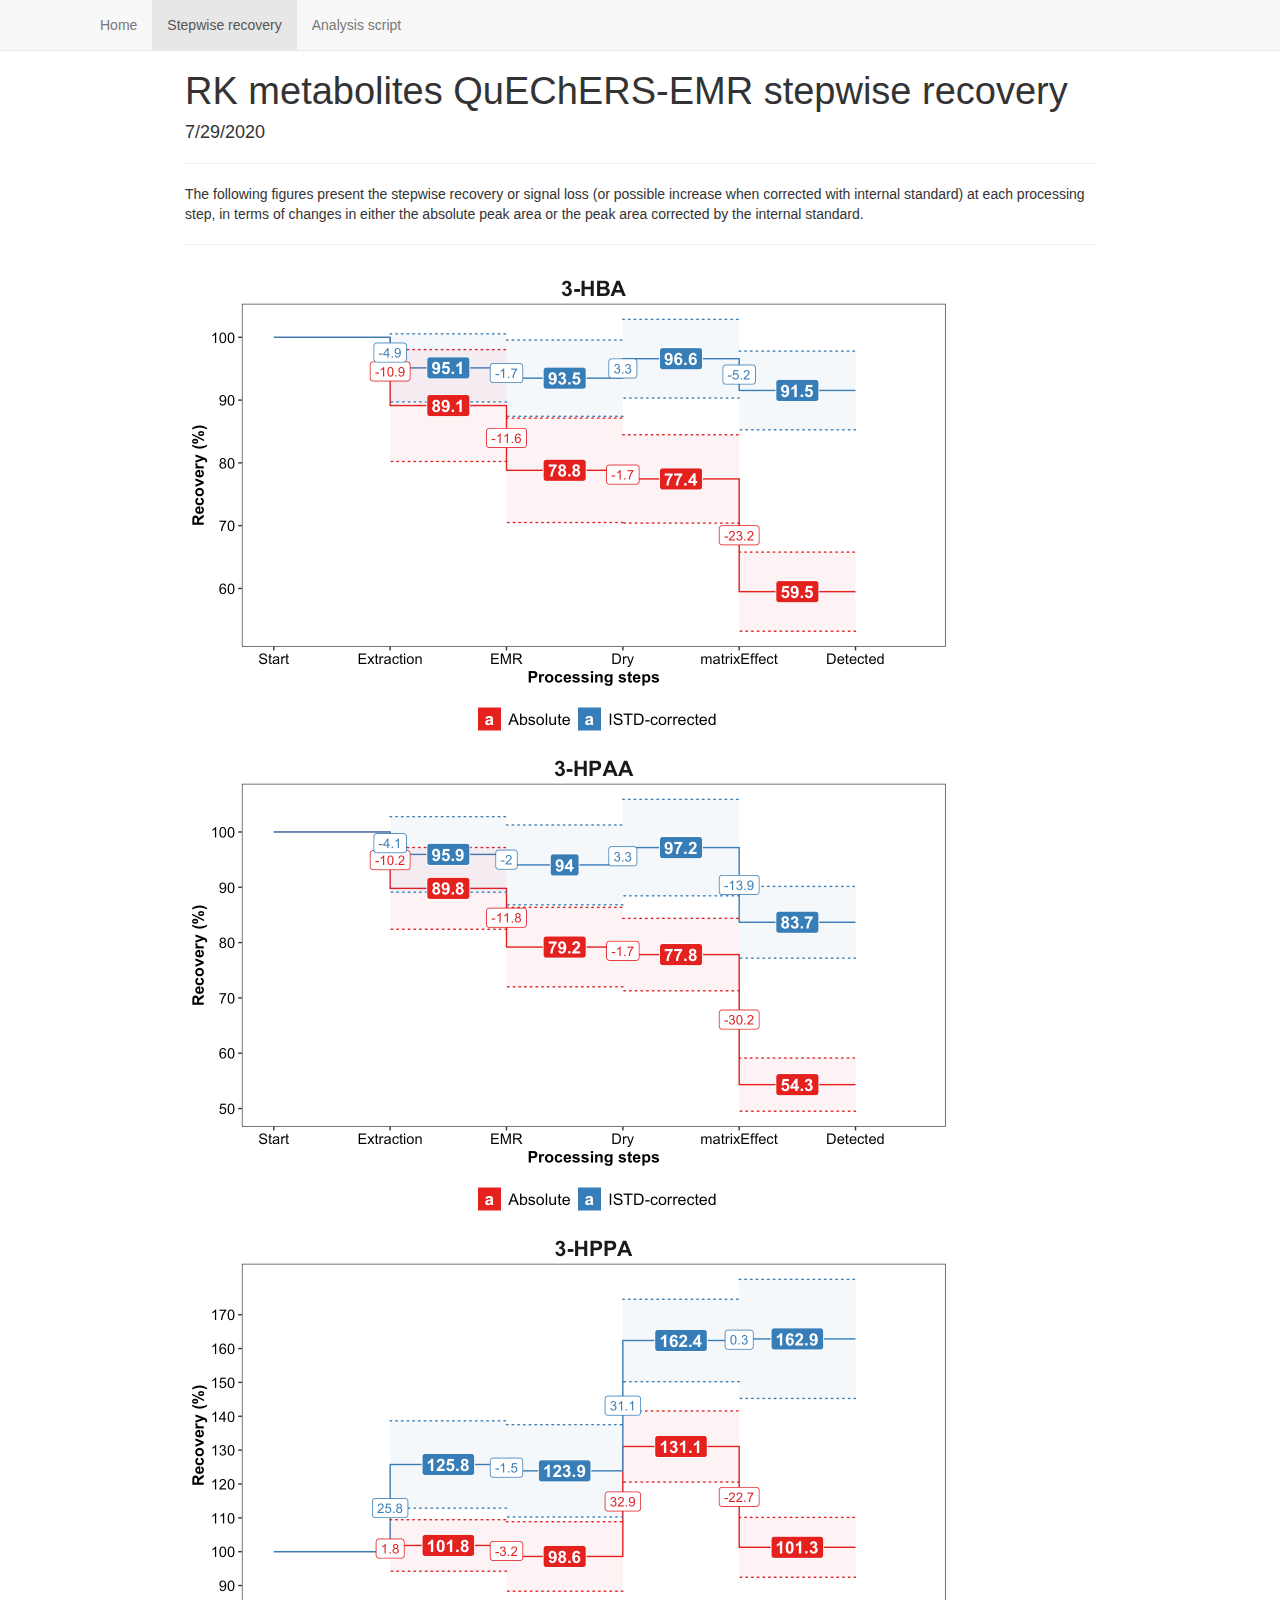
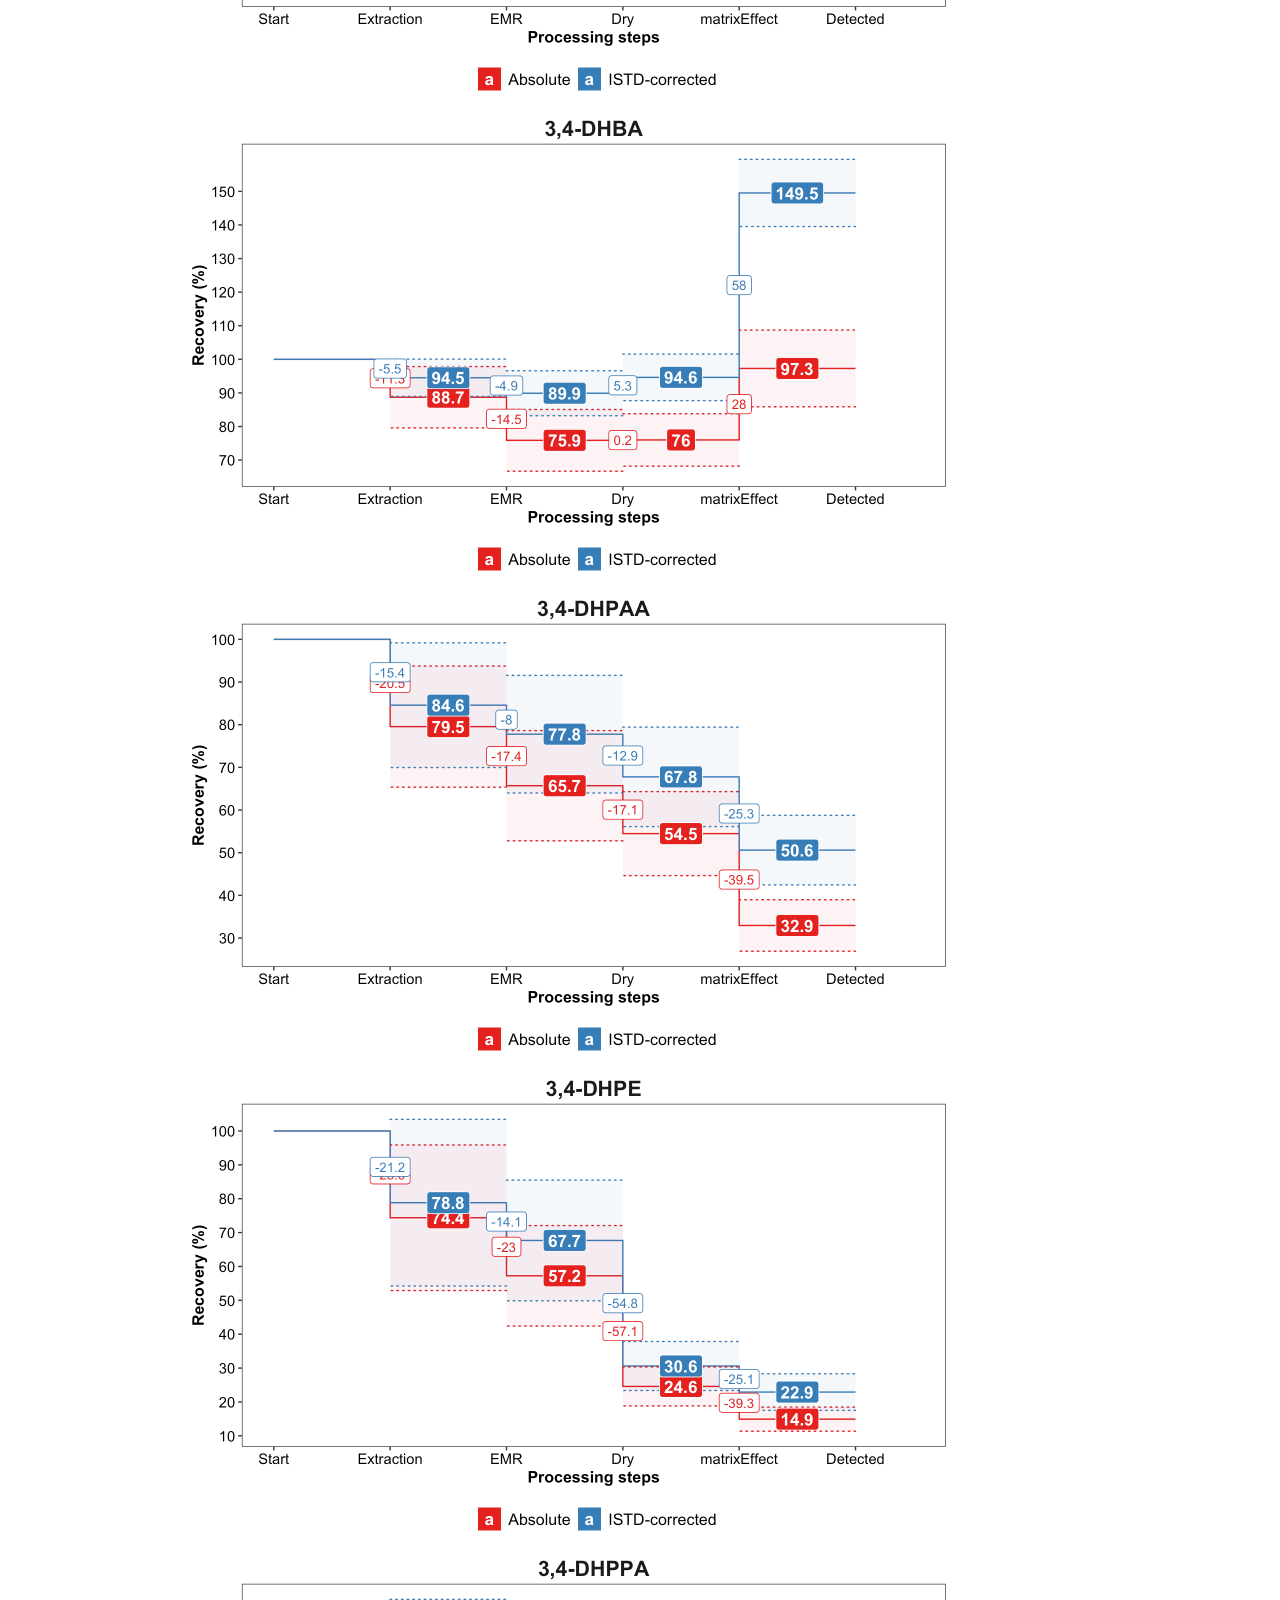
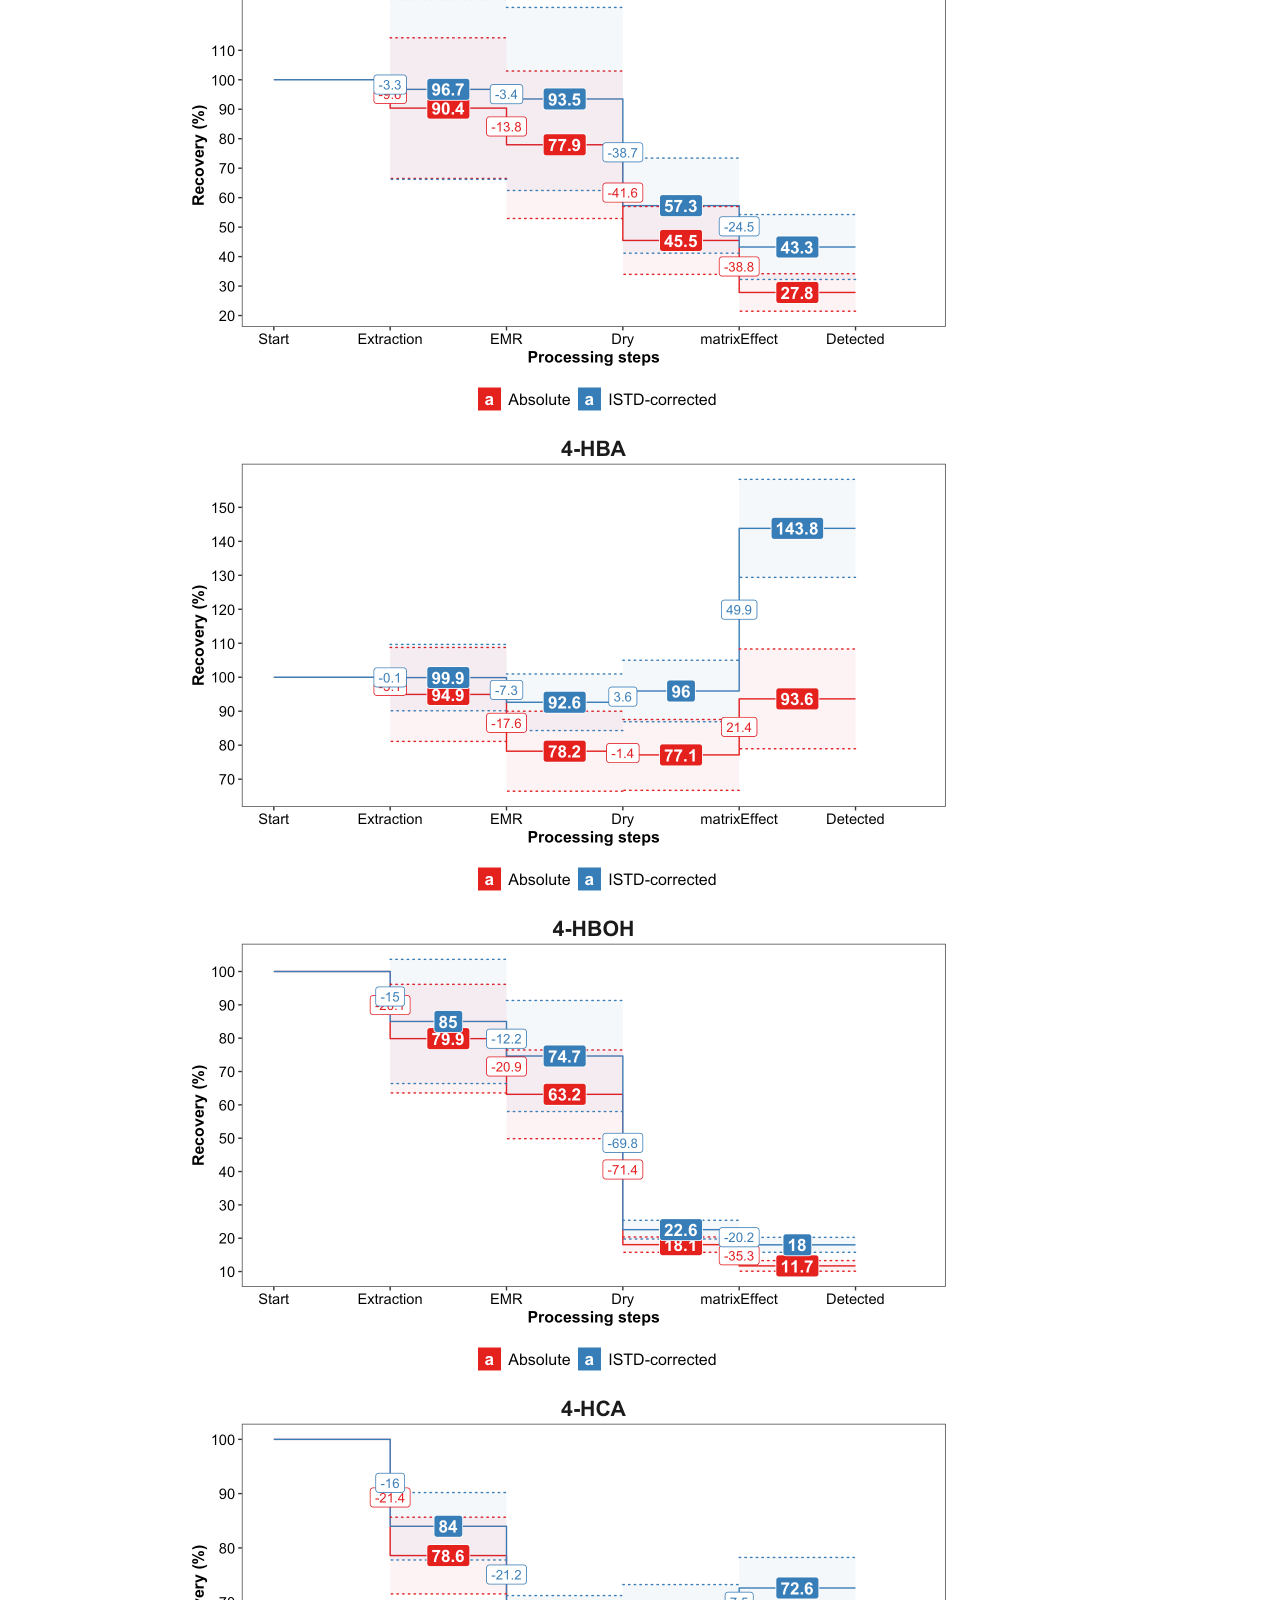
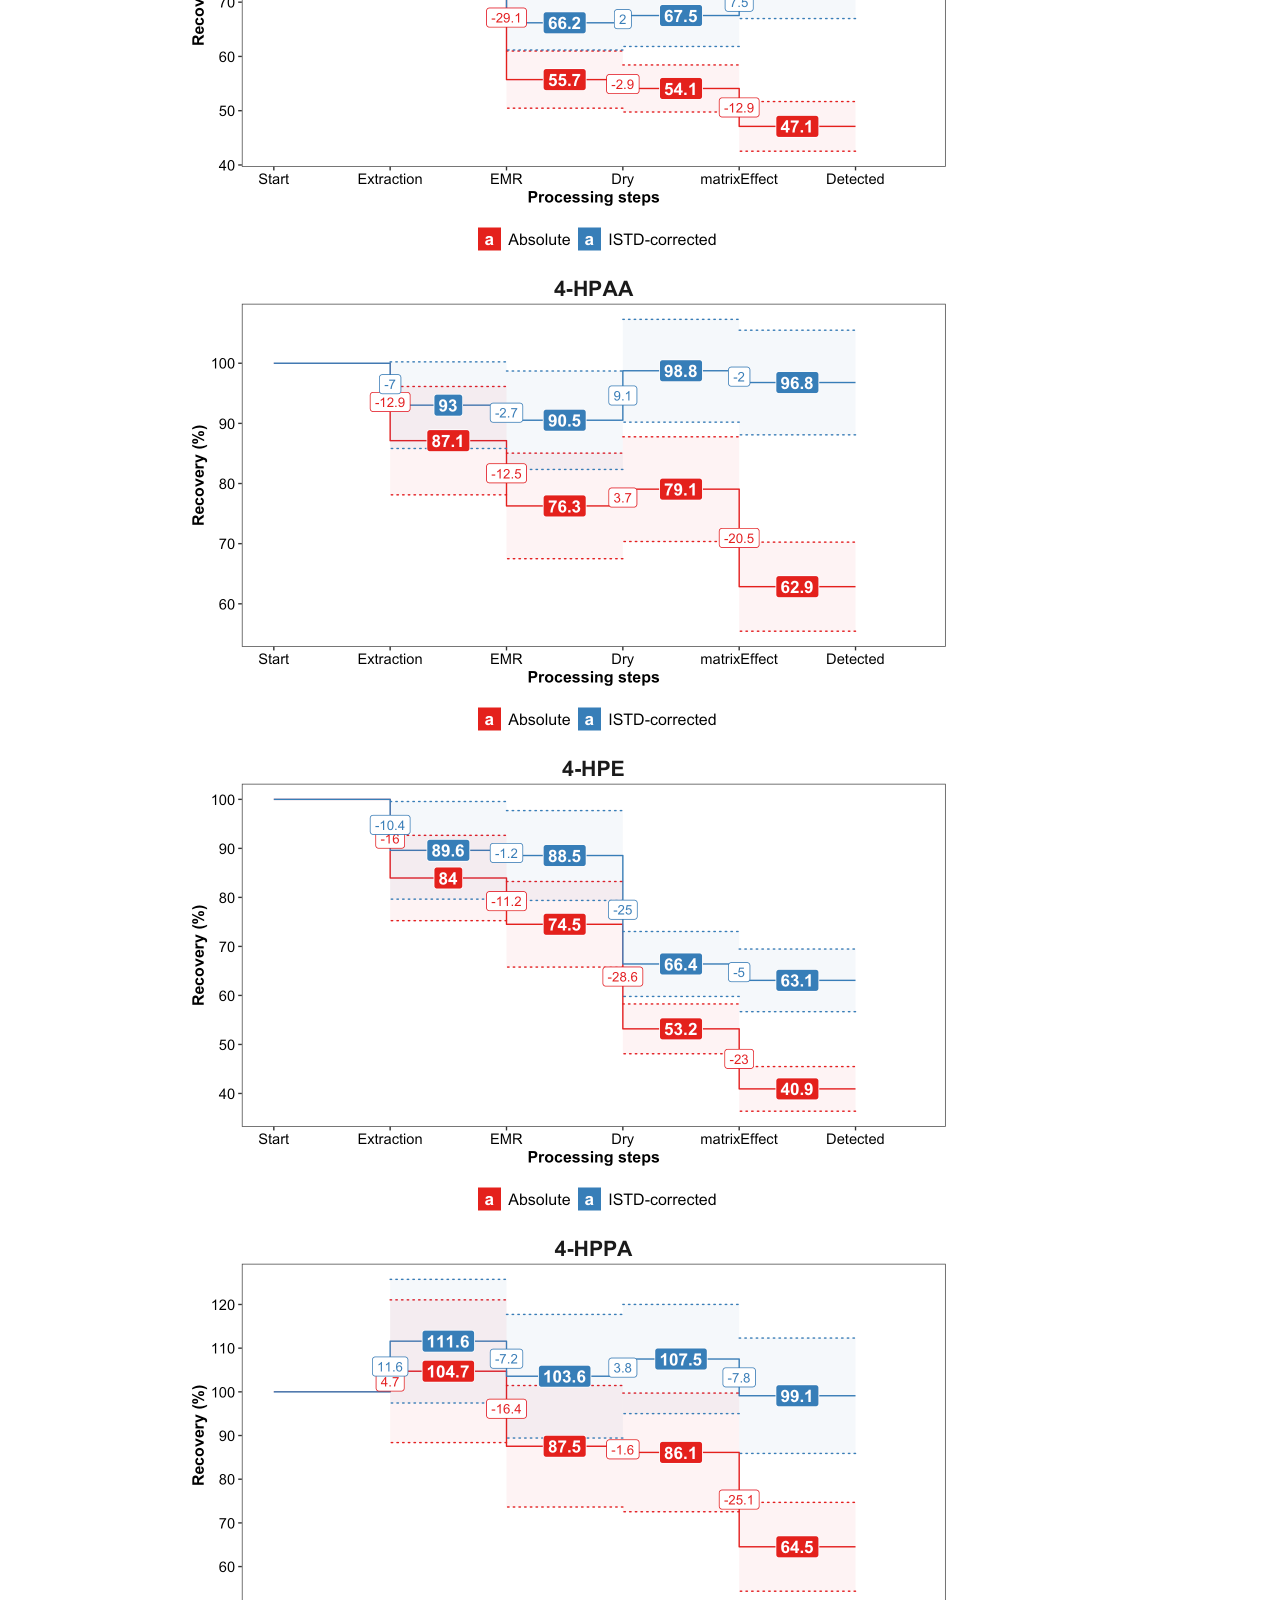
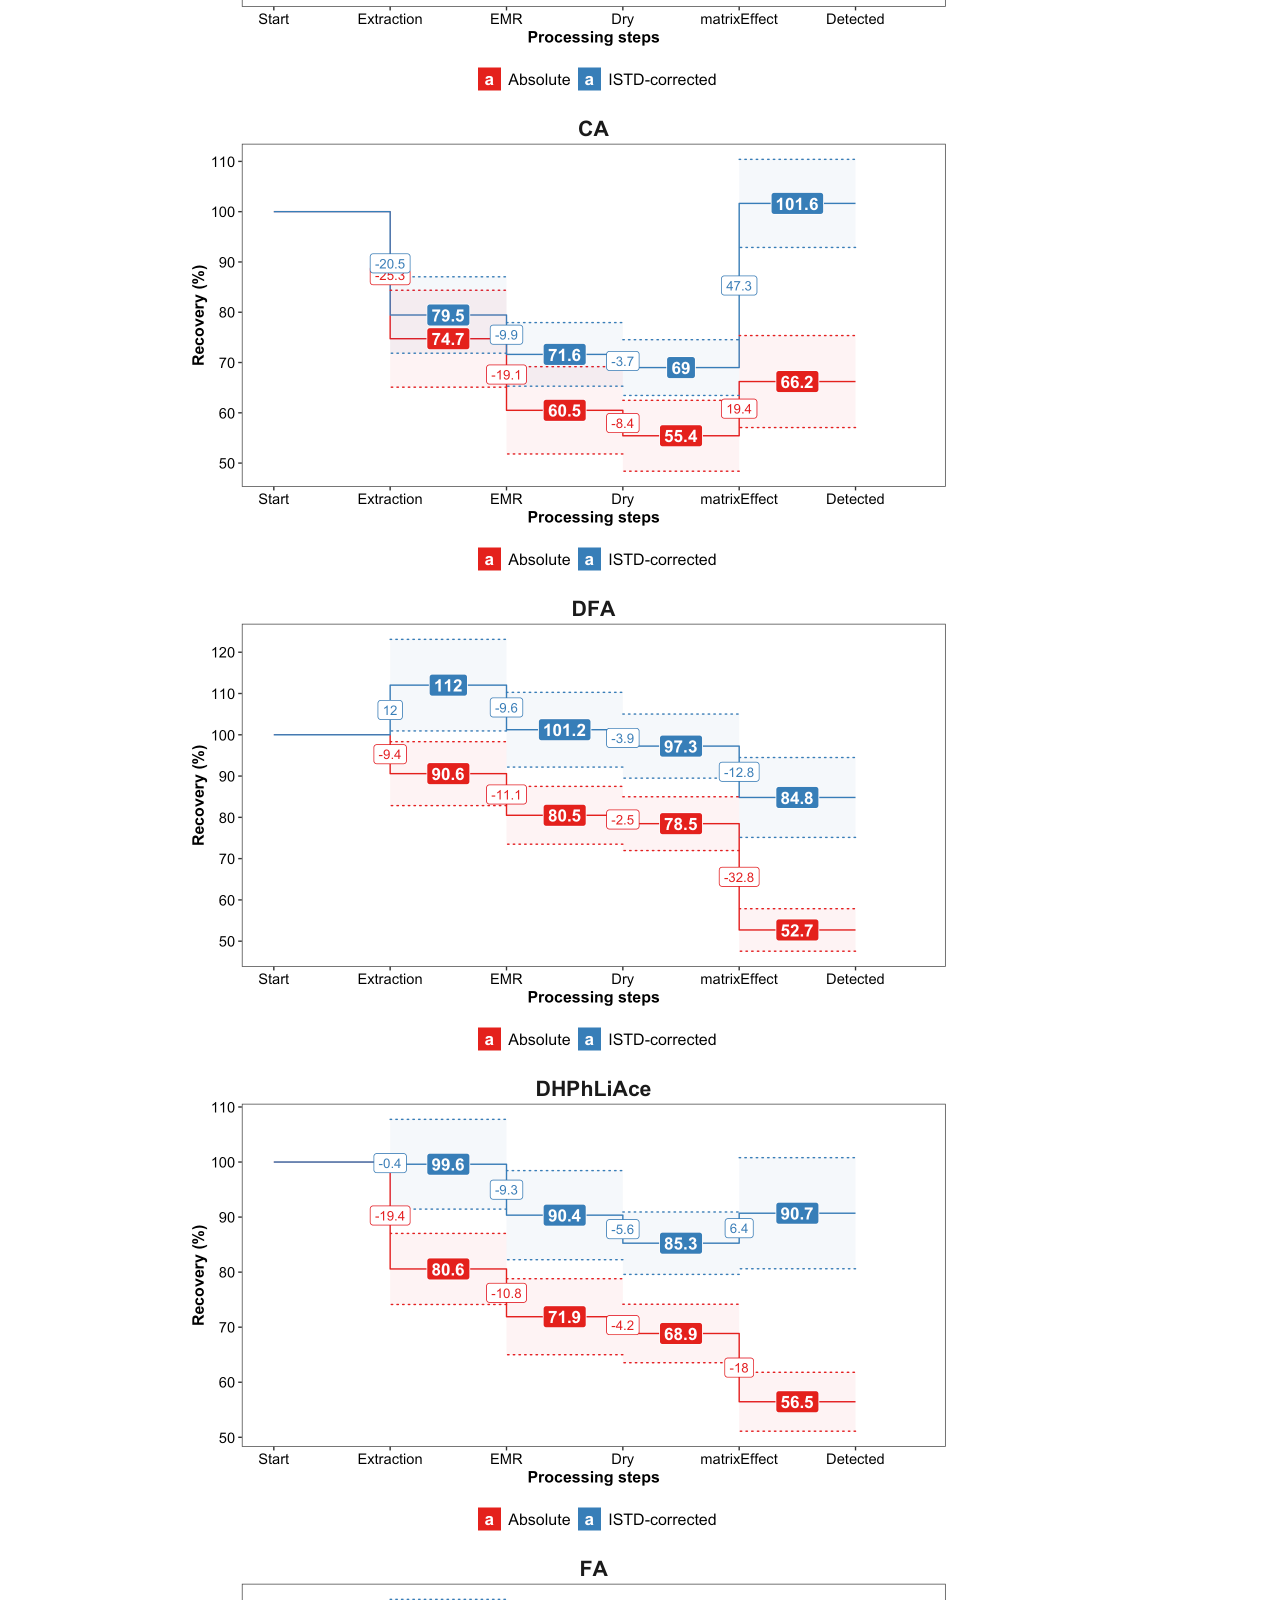
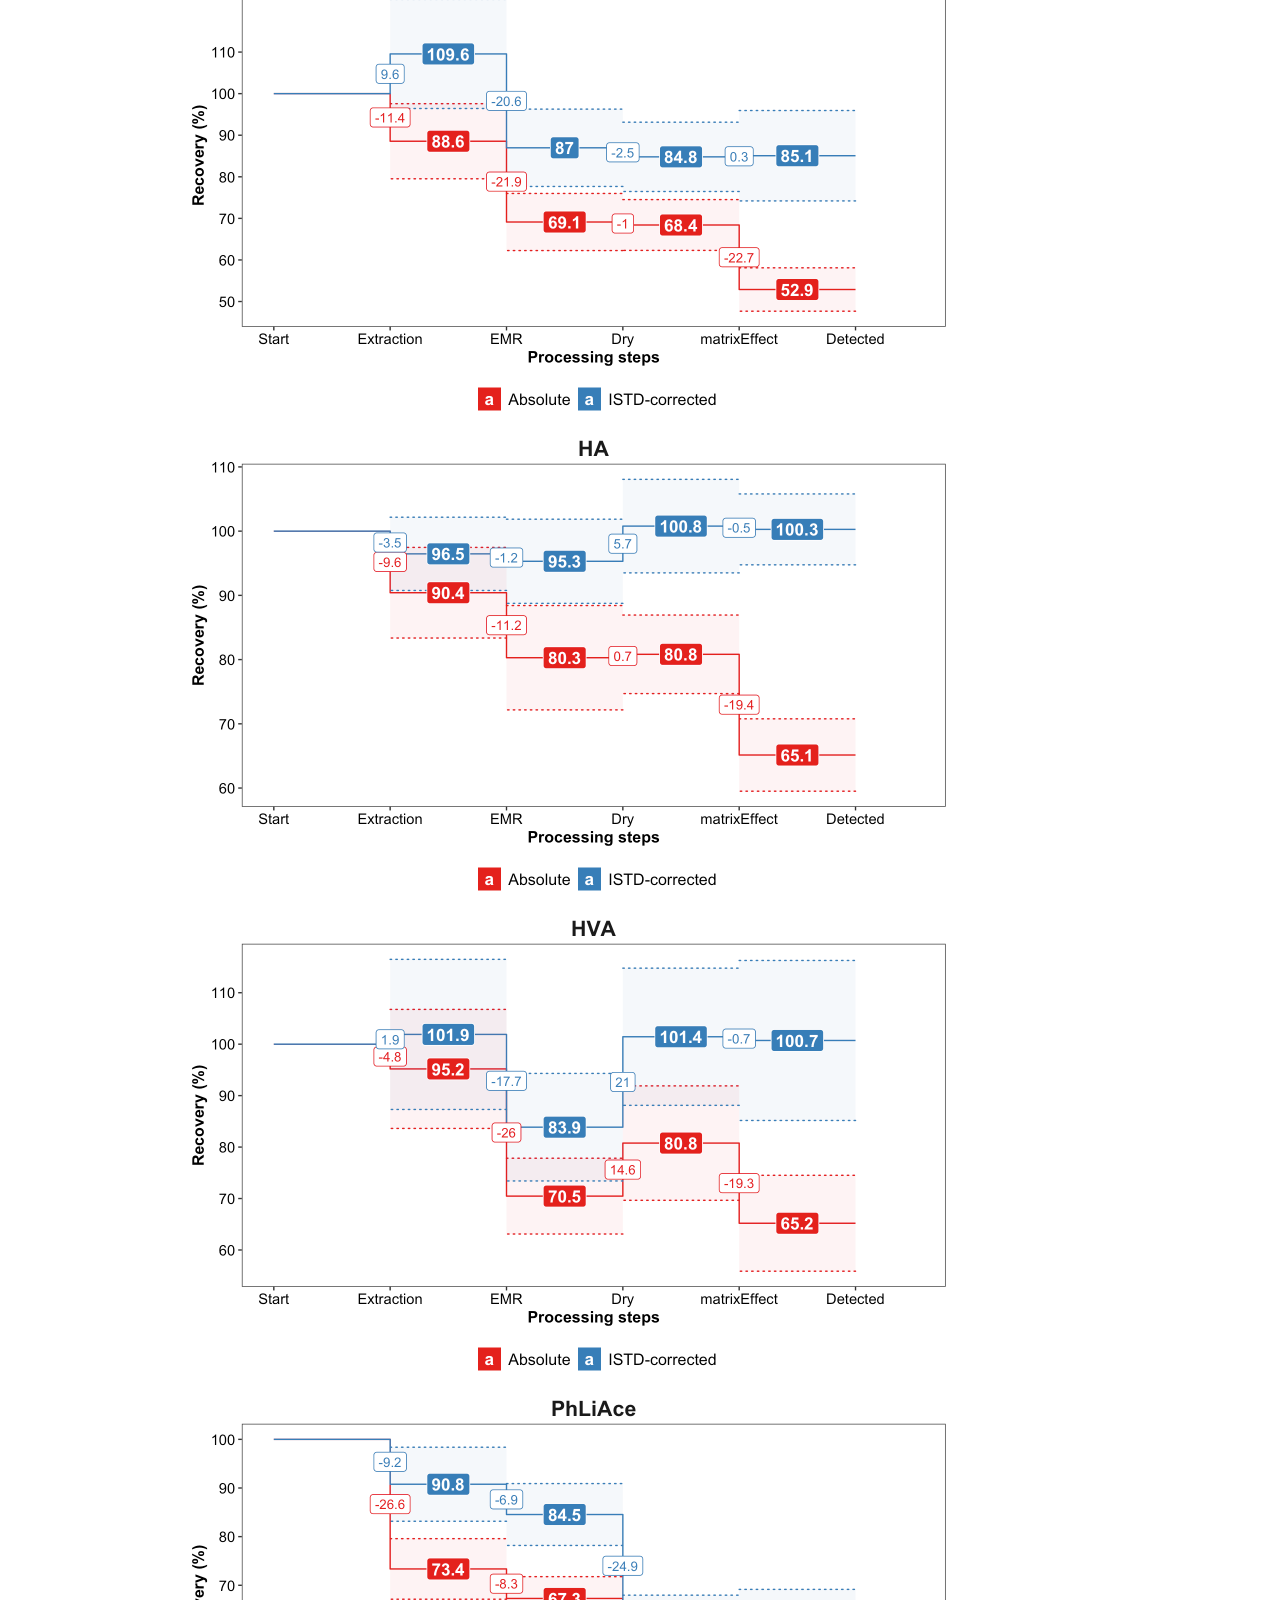
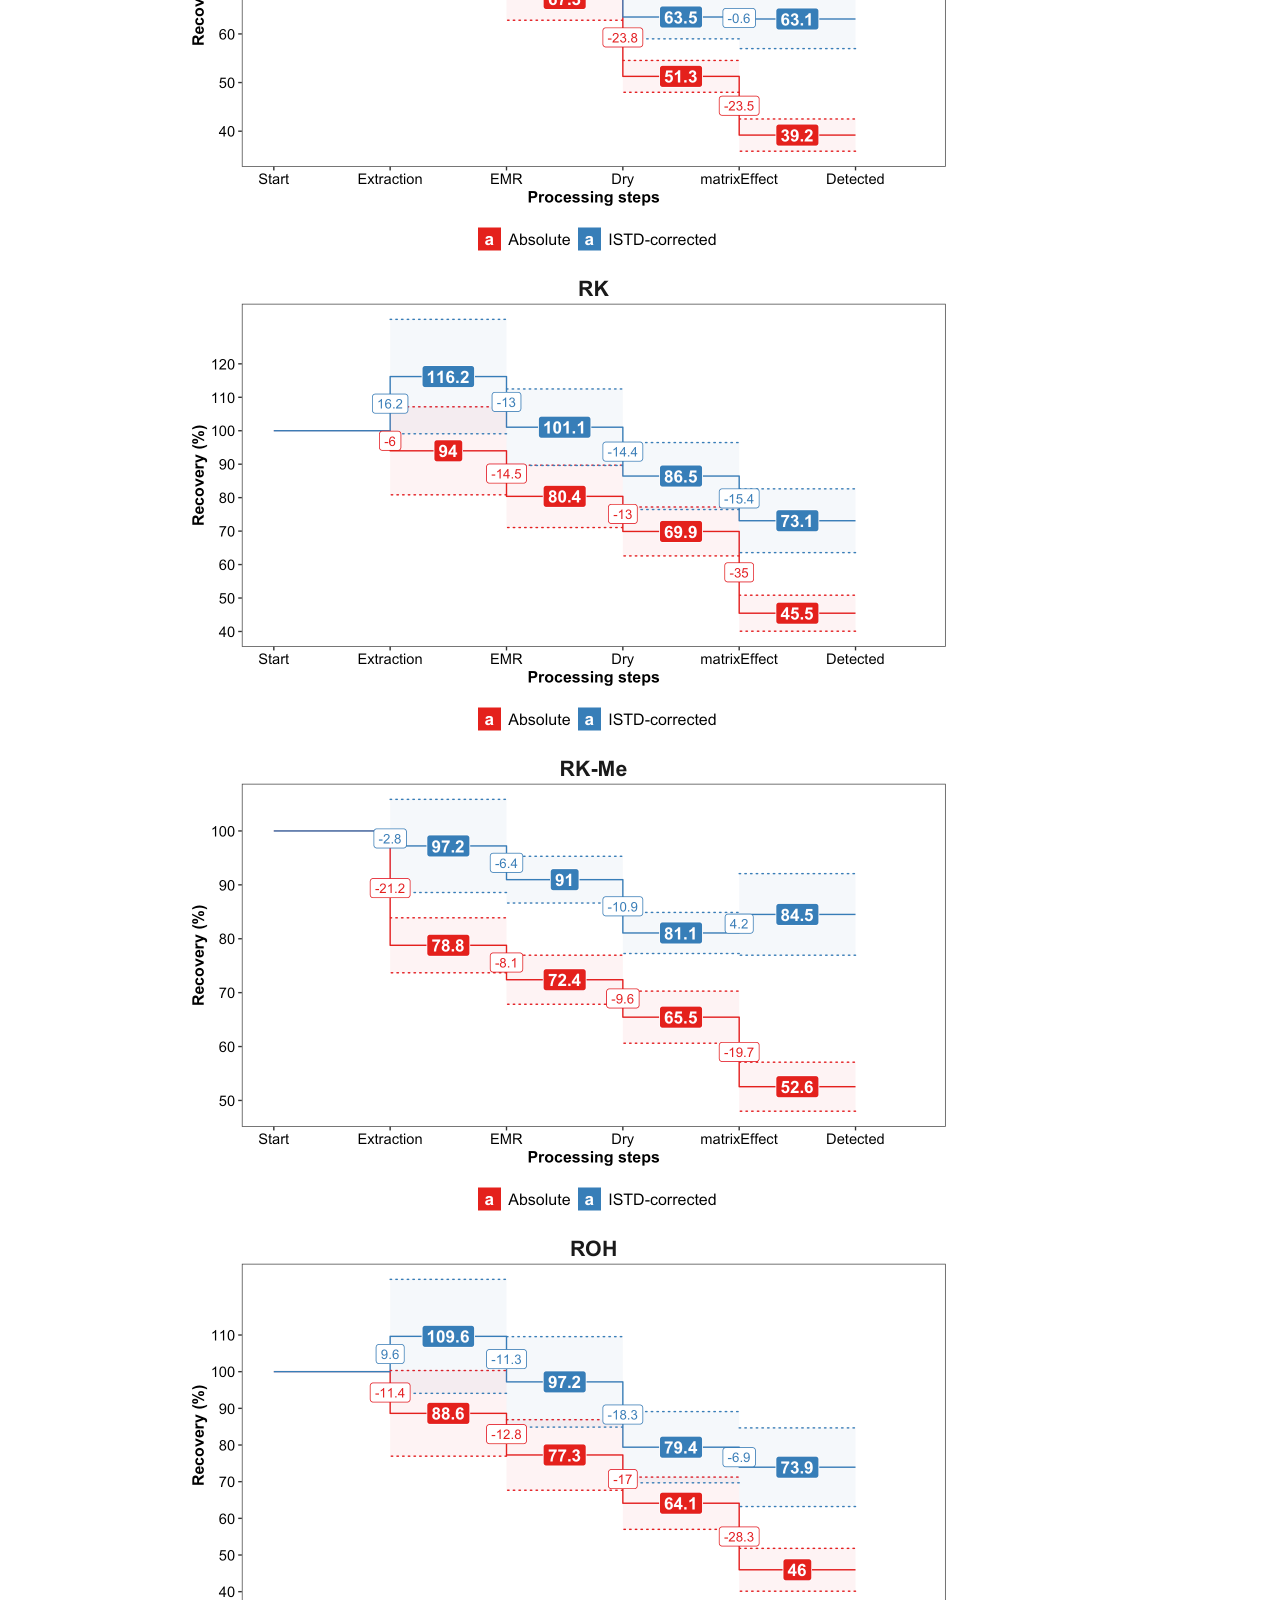
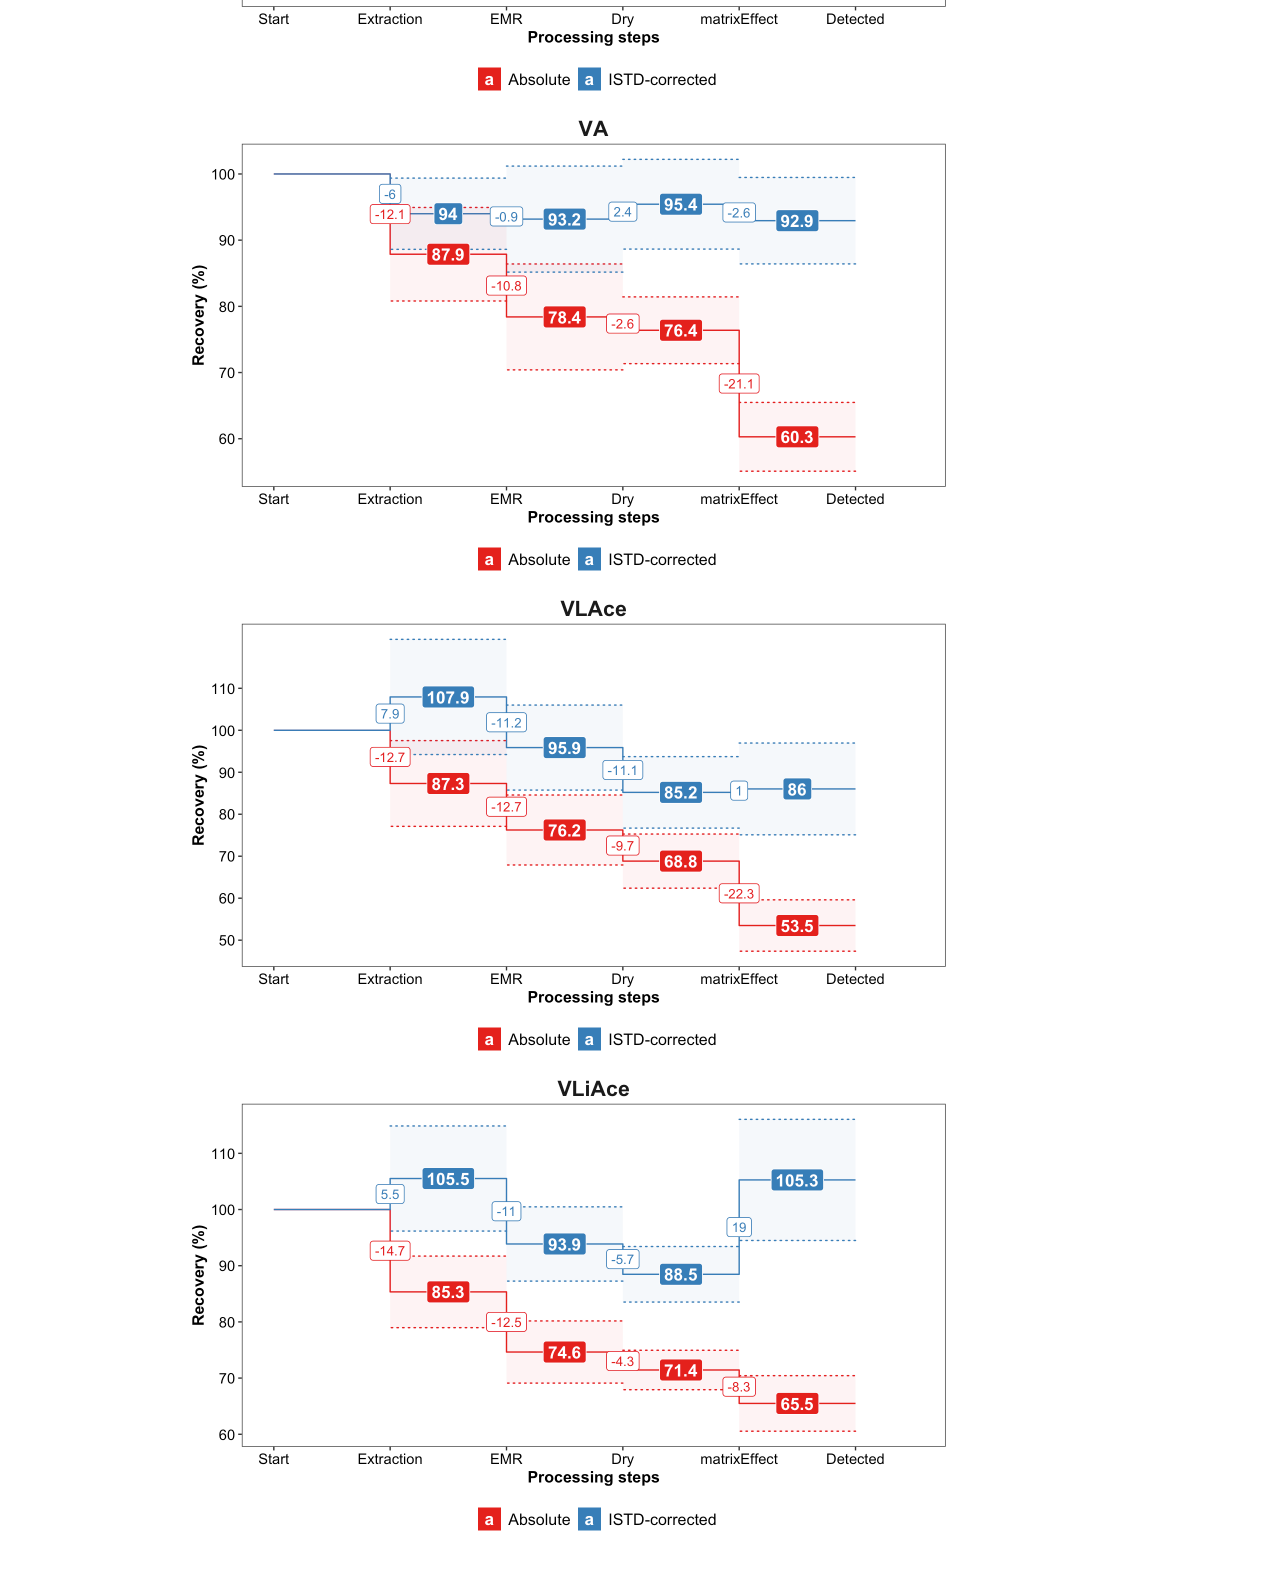
<file: Stepwise_Recovery_linePlot.html>
<!DOCTYPE html>

<html>

<head>

<meta charset="utf-8" />
<meta name="generator" content="pandoc" />
<meta http-equiv="X-UA-Compatible" content="IE=EDGE" />




<title>RK metabolites QuEChERS-EMR stepwise recovery</title>

<script src="site_libs/jquery-1.11.3/jquery.min.js"></script>
<meta name="viewport" content="width=device-width, initial-scale=1" />
<link href="site_libs/bootstrap-3.3.5/css/bootstrap.min.css" rel="stylesheet" />
<script src="site_libs/bootstrap-3.3.5/js/bootstrap.min.js"></script>
<script src="site_libs/bootstrap-3.3.5/shim/html5shiv.min.js"></script>
<script src="site_libs/bootstrap-3.3.5/shim/respond.min.js"></script>
<script src="site_libs/navigation-1.1/tabsets.js"></script>
<link href="site_libs/highlightjs-9.12.0/default.css" rel="stylesheet" />
<script src="site_libs/highlightjs-9.12.0/highlight.js"></script>

<style type="text/css">code{white-space: pre;}</style>
<style type="text/css">
  pre:not([class]) {
    background-color: white;
  }
</style>
<script type="text/javascript">
if (window.hljs) {
  hljs.configure({languages: []});
  hljs.initHighlightingOnLoad();
  if (document.readyState && document.readyState === "complete") {
    window.setTimeout(function() { hljs.initHighlighting(); }, 0);
  }
}
</script>



<style type="text/css">
h1 {
  font-size: 34px;
}
h1.title {
  font-size: 38px;
}
h2 {
  font-size: 30px;
}
h3 {
  font-size: 24px;
}
h4 {
  font-size: 18px;
}
h5 {
  font-size: 16px;
}
h6 {
  font-size: 12px;
}
.table th:not([align]) {
  text-align: left;
}
</style>




<style type = "text/css">
.main-container {
  max-width: 940px;
  margin-left: auto;
  margin-right: auto;
}
code {
  color: inherit;
  background-color: rgba(0, 0, 0, 0.04);
}
img {
  max-width:100%;
}
.tabbed-pane {
  padding-top: 12px;
}
.html-widget {
  margin-bottom: 20px;
}
button.code-folding-btn:focus {
  outline: none;
}
summary {
  display: list-item;
}
</style>


<style type="text/css">
/* padding for bootstrap navbar */
body {
  padding-top: 51px;
  padding-bottom: 40px;
}
/* offset scroll position for anchor links (for fixed navbar)  */
.section h1 {
  padding-top: 56px;
  margin-top: -56px;
}
.section h2 {
  padding-top: 56px;
  margin-top: -56px;
}
.section h3 {
  padding-top: 56px;
  margin-top: -56px;
}
.section h4 {
  padding-top: 56px;
  margin-top: -56px;
}
.section h5 {
  padding-top: 56px;
  margin-top: -56px;
}
.section h6 {
  padding-top: 56px;
  margin-top: -56px;
}
.dropdown-submenu {
  position: relative;
}
.dropdown-submenu>.dropdown-menu {
  top: 0;
  left: 100%;
  margin-top: -6px;
  margin-left: -1px;
  border-radius: 0 6px 6px 6px;
}
.dropdown-submenu:hover>.dropdown-menu {
  display: block;
}
.dropdown-submenu>a:after {
  display: block;
  content: " ";
  float: right;
  width: 0;
  height: 0;
  border-color: transparent;
  border-style: solid;
  border-width: 5px 0 5px 5px;
  border-left-color: #cccccc;
  margin-top: 5px;
  margin-right: -10px;
}
.dropdown-submenu:hover>a:after {
  border-left-color: #ffffff;
}
.dropdown-submenu.pull-left {
  float: none;
}
.dropdown-submenu.pull-left>.dropdown-menu {
  left: -100%;
  margin-left: 10px;
  border-radius: 6px 0 6px 6px;
}
</style>

<script>
// manage active state of menu based on current page
$(document).ready(function () {
  // active menu anchor
  href = window.location.pathname
  href = href.substr(href.lastIndexOf('/') + 1)
  if (href === "")
    href = "index.html";
  var menuAnchor = $('a[href="' + href + '"]');

  // mark it active
  menuAnchor.parent().addClass('active');

  // if it's got a parent navbar menu mark it active as well
  menuAnchor.closest('li.dropdown').addClass('active');
});
</script>

<!-- tabsets -->

<style type="text/css">
.tabset-dropdown > .nav-tabs {
  display: inline-table;
  max-height: 500px;
  min-height: 44px;
  overflow-y: auto;
  background: white;
  border: 1px solid #ddd;
  border-radius: 4px;
}

.tabset-dropdown > .nav-tabs > li.active:before {
  content: "";
  font-family: 'Glyphicons Halflings';
  display: inline-block;
  padding: 10px;
  border-right: 1px solid #ddd;
}

.tabset-dropdown > .nav-tabs.nav-tabs-open > li.active:before {
  content: "&#xe258;";
  border: none;
}

.tabset-dropdown > .nav-tabs.nav-tabs-open:before {
  content: "";
  font-family: 'Glyphicons Halflings';
  display: inline-block;
  padding: 10px;
  border-right: 1px solid #ddd;
}

.tabset-dropdown > .nav-tabs > li.active {
  display: block;
}

.tabset-dropdown > .nav-tabs > li > a,
.tabset-dropdown > .nav-tabs > li > a:focus,
.tabset-dropdown > .nav-tabs > li > a:hover {
  border: none;
  display: inline-block;
  border-radius: 4px;
  background-color: transparent;
}

.tabset-dropdown > .nav-tabs.nav-tabs-open > li {
  display: block;
  float: none;
}

.tabset-dropdown > .nav-tabs > li {
  display: none;
}
</style>

<!-- code folding -->




</head>

<body>


<div class="container-fluid main-container">




<div class="navbar navbar-default  navbar-fixed-top" role="navigation">
  <div class="container">
    <div class="navbar-header">
      <button type="button" class="navbar-toggle collapsed" data-toggle="collapse" data-target="#navbar">
        <span class="icon-bar"></span>
        <span class="icon-bar"></span>
        <span class="icon-bar"></span>
      </button>
      <a class="navbar-brand" href="index.html"></a>
    </div>
    <div id="navbar" class="navbar-collapse collapse">
      <ul class="nav navbar-nav">
        <li>
  <a href="index.html">Home</a>
</li>
<li>
  <a href="Stepwise_Recovery_linePlot.html">Stepwise recovery</a>
</li>
<li>
  <a href="RK_EMR_analysis.html">Analysis script</a>
</li>
      </ul>
      <ul class="nav navbar-nav navbar-right">
        
      </ul>
    </div><!--/.nav-collapse -->
  </div><!--/.container -->
</div><!--/.navbar -->

<div class="fluid-row" id="header">



<h1 class="title toc-ignore">RK metabolites QuEChERS-EMR stepwise recovery</h1>
<h4 class="date">7/29/2020</h4>

</div>


<hr />
<p>The following figures present the stepwise recovery or signal loss (or possible increase when corrected with internal standard) at each processing step, in terms of changes in either the absolute peak area or the peak area corrected by the internal standard.</p>
<hr />
<p><img src="Stepwise_Recovery_linePlot_files/figure-html/unnamed-chunk-2-1.png" width="768" /><img src="Stepwise_Recovery_linePlot_files/figure-html/unnamed-chunk-2-2.png" width="768" /><img src="Stepwise_Recovery_linePlot_files/figure-html/unnamed-chunk-2-3.png" width="768" /><img src="Stepwise_Recovery_linePlot_files/figure-html/unnamed-chunk-2-4.png" width="768" /><img src="Stepwise_Recovery_linePlot_files/figure-html/unnamed-chunk-2-5.png" width="768" /><img src="Stepwise_Recovery_linePlot_files/figure-html/unnamed-chunk-2-6.png" width="768" /><img src="Stepwise_Recovery_linePlot_files/figure-html/unnamed-chunk-2-7.png" width="768" /><img src="Stepwise_Recovery_linePlot_files/figure-html/unnamed-chunk-2-8.png" width="768" /><img src="Stepwise_Recovery_linePlot_files/figure-html/unnamed-chunk-2-9.png" width="768" /><img src="Stepwise_Recovery_linePlot_files/figure-html/unnamed-chunk-2-10.png" width="768" /><img src="Stepwise_Recovery_linePlot_files/figure-html/unnamed-chunk-2-11.png" width="768" /><img src="Stepwise_Recovery_linePlot_files/figure-html/unnamed-chunk-2-12.png" width="768" /><img src="Stepwise_Recovery_linePlot_files/figure-html/unnamed-chunk-2-13.png" width="768" /><img src="Stepwise_Recovery_linePlot_files/figure-html/unnamed-chunk-2-14.png" width="768" /><img src="Stepwise_Recovery_linePlot_files/figure-html/unnamed-chunk-2-15.png" width="768" /><img src="Stepwise_Recovery_linePlot_files/figure-html/unnamed-chunk-2-16.png" width="768" /><img src="Stepwise_Recovery_linePlot_files/figure-html/unnamed-chunk-2-17.png" width="768" /><img src="Stepwise_Recovery_linePlot_files/figure-html/unnamed-chunk-2-18.png" width="768" /><img src="Stepwise_Recovery_linePlot_files/figure-html/unnamed-chunk-2-19.png" width="768" /><img src="Stepwise_Recovery_linePlot_files/figure-html/unnamed-chunk-2-20.png" width="768" /><img src="Stepwise_Recovery_linePlot_files/figure-html/unnamed-chunk-2-21.png" width="768" /><img src="Stepwise_Recovery_linePlot_files/figure-html/unnamed-chunk-2-22.png" width="768" /><img src="Stepwise_Recovery_linePlot_files/figure-html/unnamed-chunk-2-23.png" width="768" /><img src="Stepwise_Recovery_linePlot_files/figure-html/unnamed-chunk-2-24.png" width="768" /><img src="Stepwise_Recovery_linePlot_files/figure-html/unnamed-chunk-2-25.png" width="768" /><img src="Stepwise_Recovery_linePlot_files/figure-html/unnamed-chunk-2-26.png" width="768" /></p>




</div>

<script>

// add bootstrap table styles to pandoc tables
function bootstrapStylePandocTables() {
  $('tr.header').parent('thead').parent('table').addClass('table table-condensed');
}
$(document).ready(function () {
  bootstrapStylePandocTables();
});


</script>

<!-- tabsets -->

<script>
$(document).ready(function () {
  window.buildTabsets("TOC");
});

$(document).ready(function () {
  $('.tabset-dropdown > .nav-tabs > li').click(function () {
    $(this).parent().toggleClass('nav-tabs-open')
  });
});
</script>

<!-- code folding -->


<!-- dynamically load mathjax for compatibility with self-contained -->
<script>
  (function () {
    var script = document.createElement("script");
    script.type = "text/javascript";
    script.src  = "https://mathjax.rstudio.com/latest/MathJax.js?config=TeX-AMS-MML_HTMLorMML";
    document.getElementsByTagName("head")[0].appendChild(script);
  })();
</script>

</body>
</html>
</file>
<file: site_libs/highlightjs-9.12.0/default.css>
.hljs-literal {
  color: #990073;
}

.hljs-number {
  color: #099;
}

.hljs-comment {
  color: #998;
  font-style: italic;
}

.hljs-keyword {
  color: #900;
  font-weight: bold;
}

.hljs-string {
  color: #d14;
}
</file>
<file: RK EMR background.css>
body {
  background-image: url('https://images.unsplash.com/photo-1507525428034-b723cf961d3e?ixlib=rb-1.2.1&ixid=eyJhcHBfaWQiOjEyMDd9&auto=format&fit=crop&w=1353&q=80');
  background-repeat: no-repeat;
  background-size: 100%;
}
</file>
